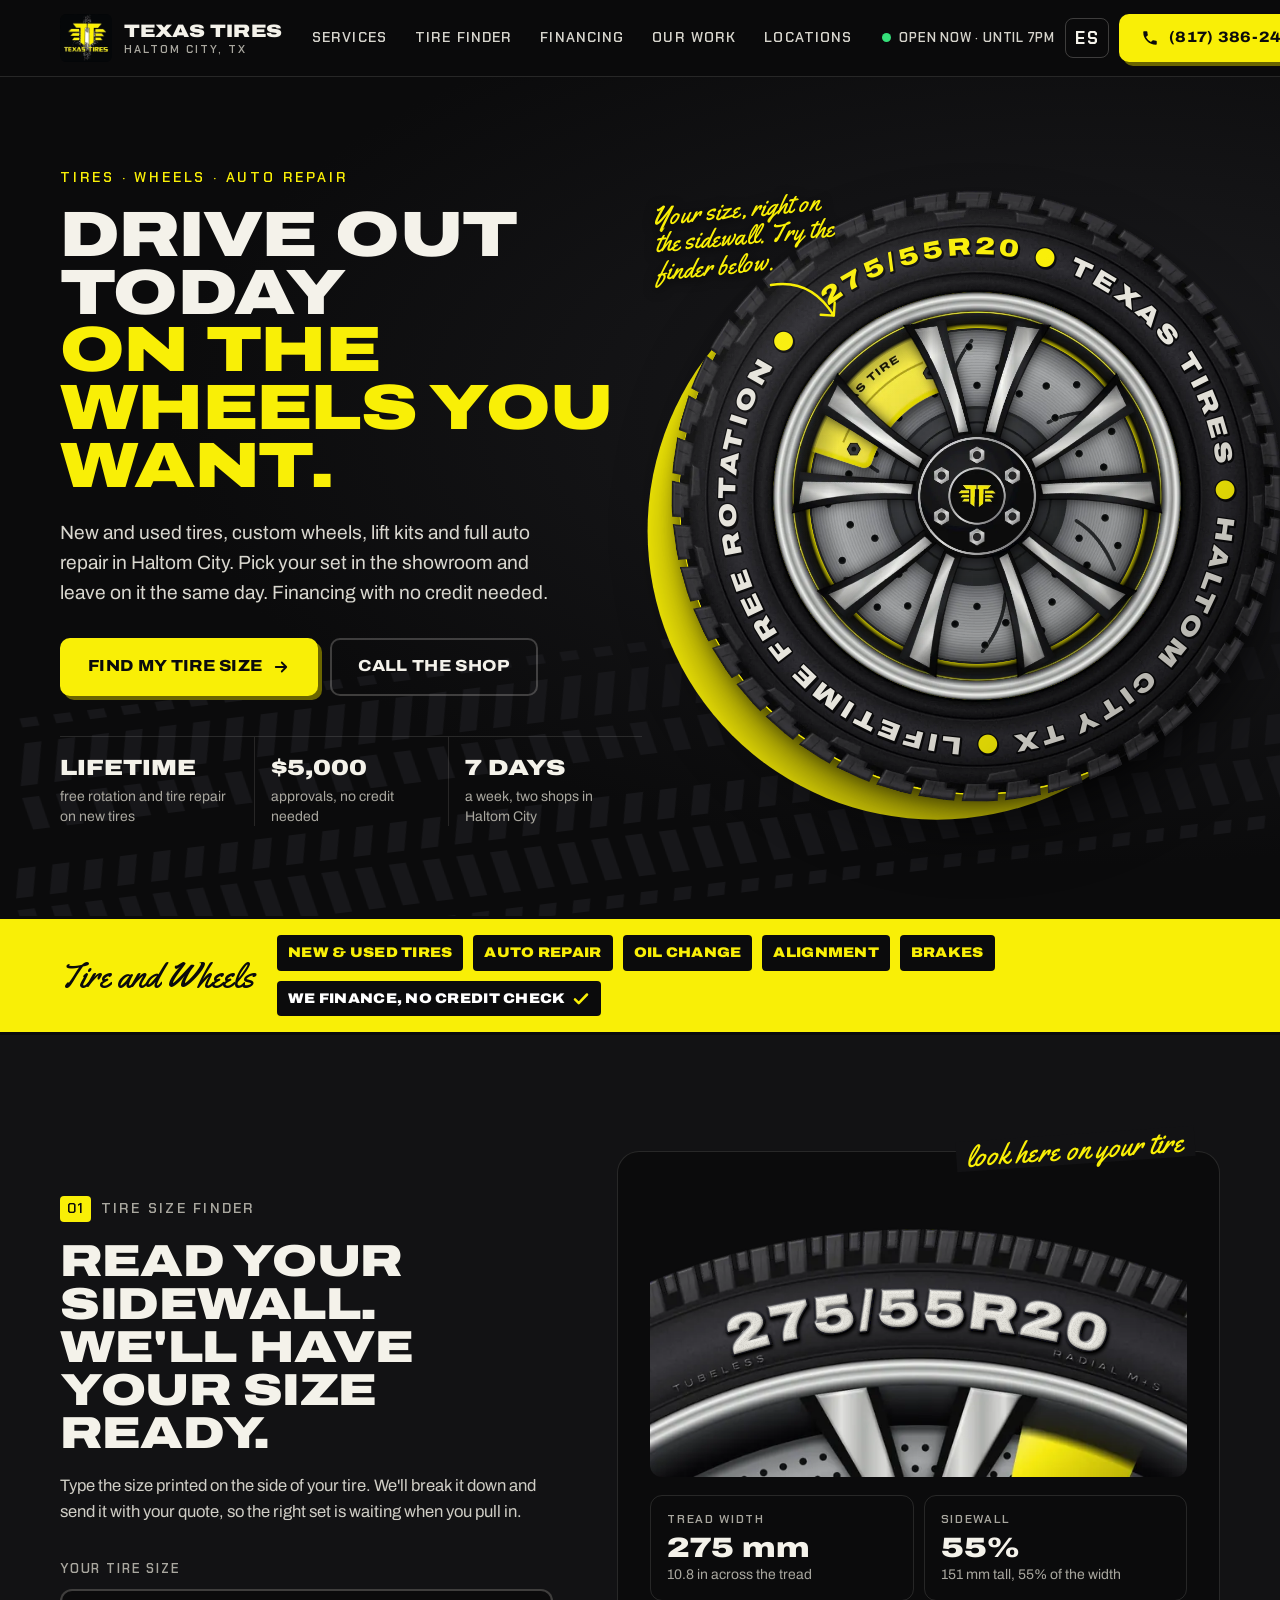
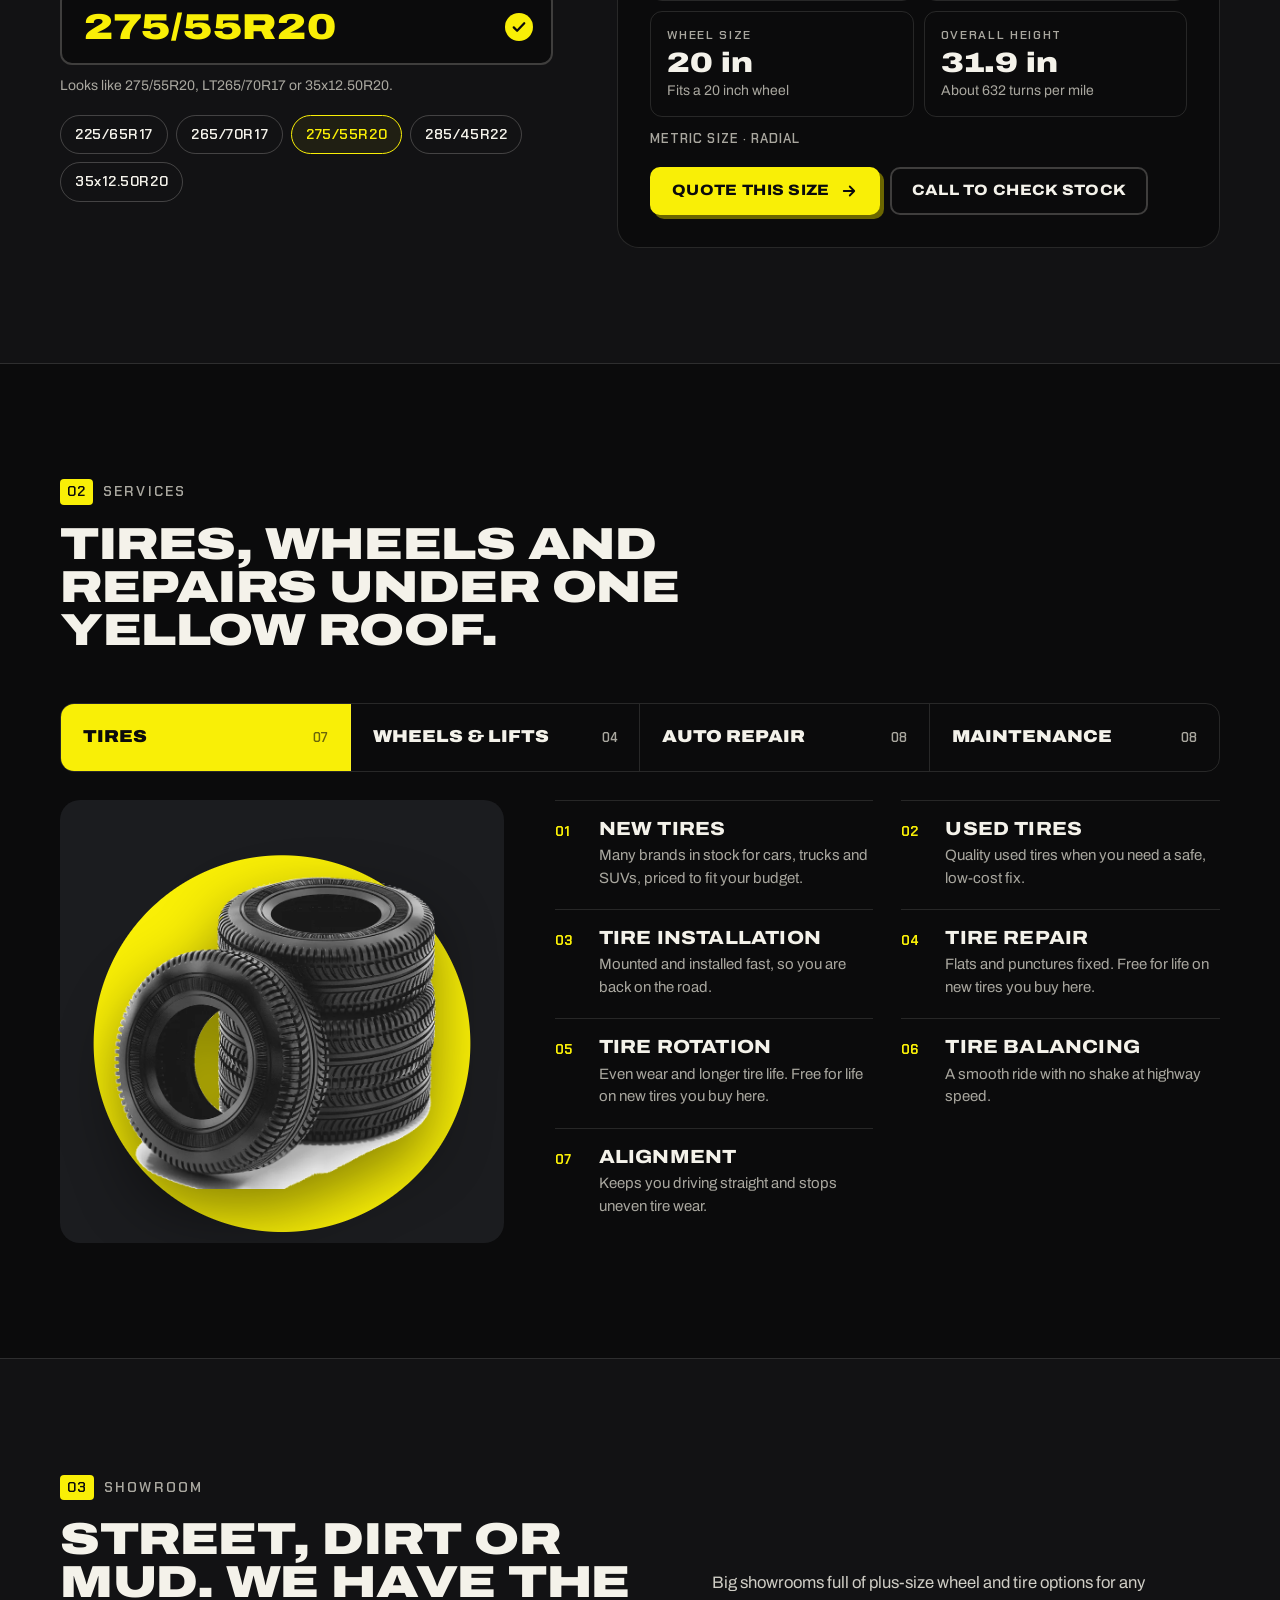
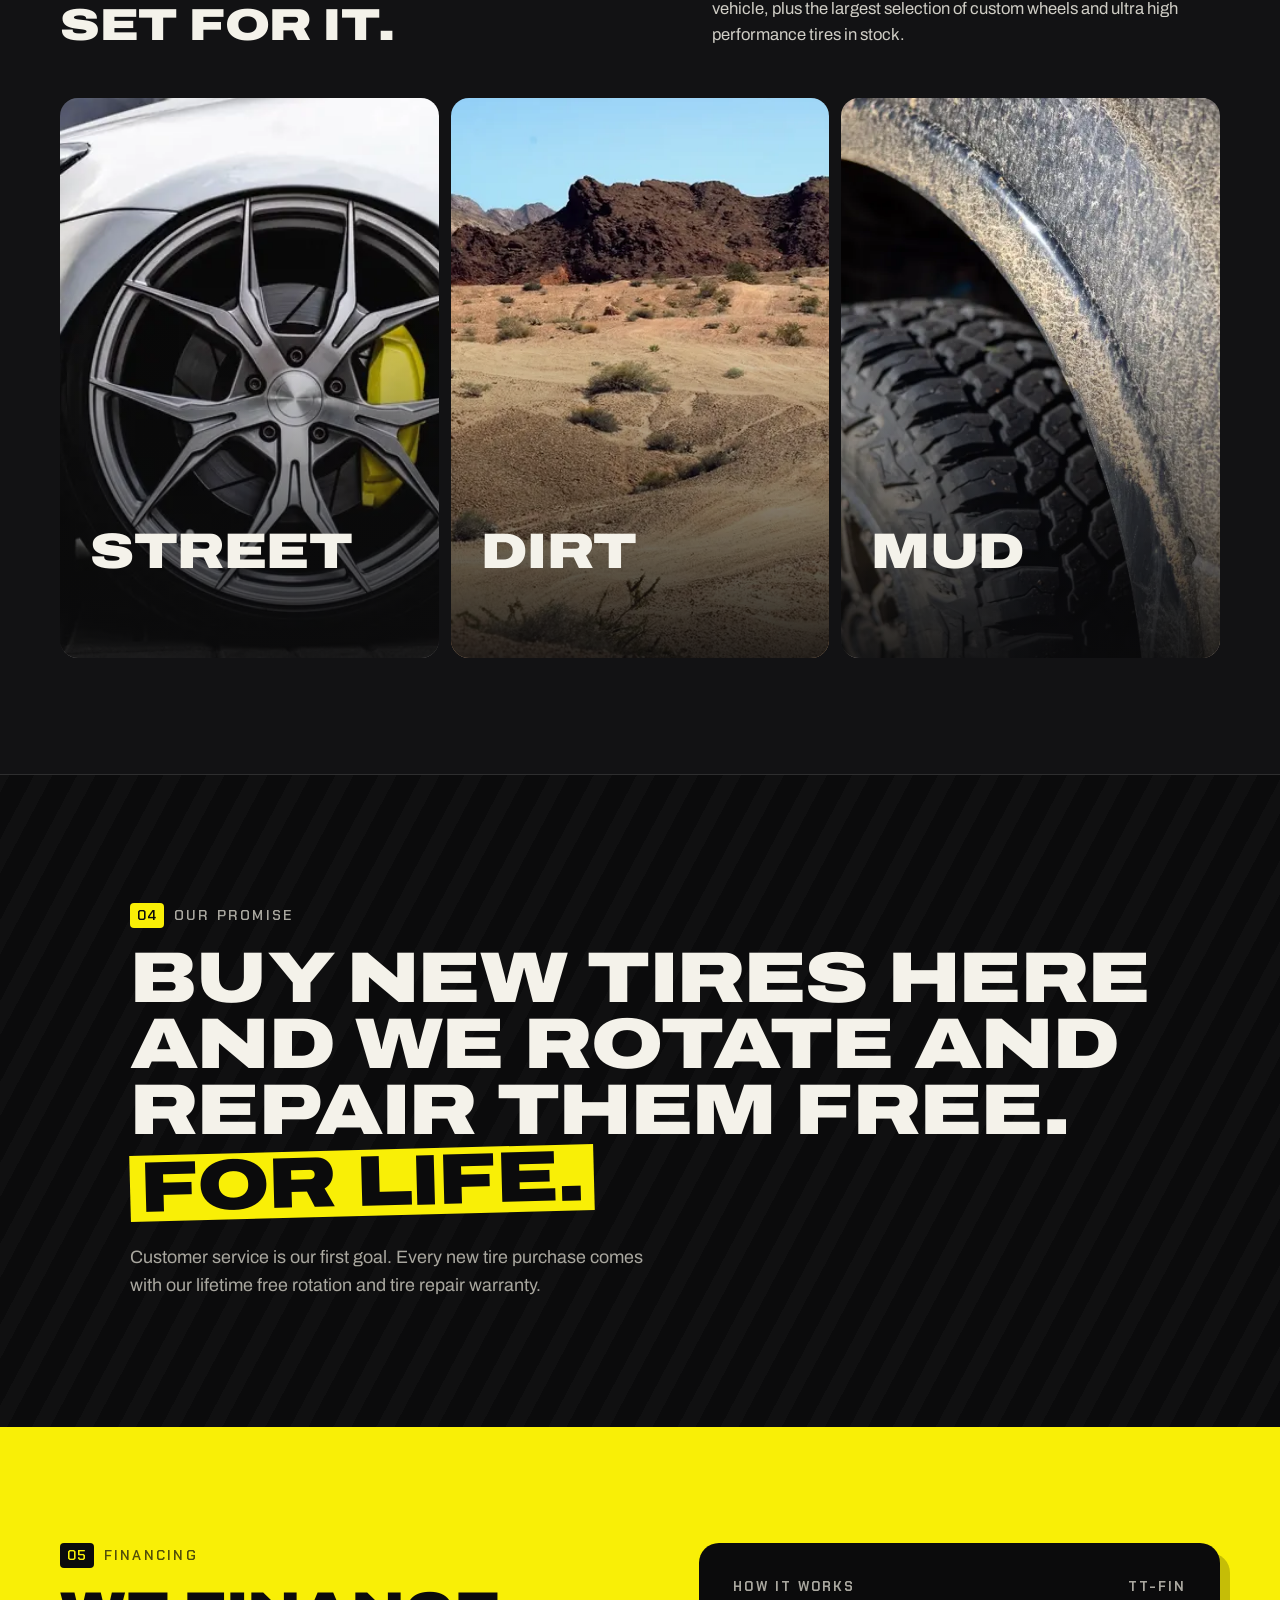
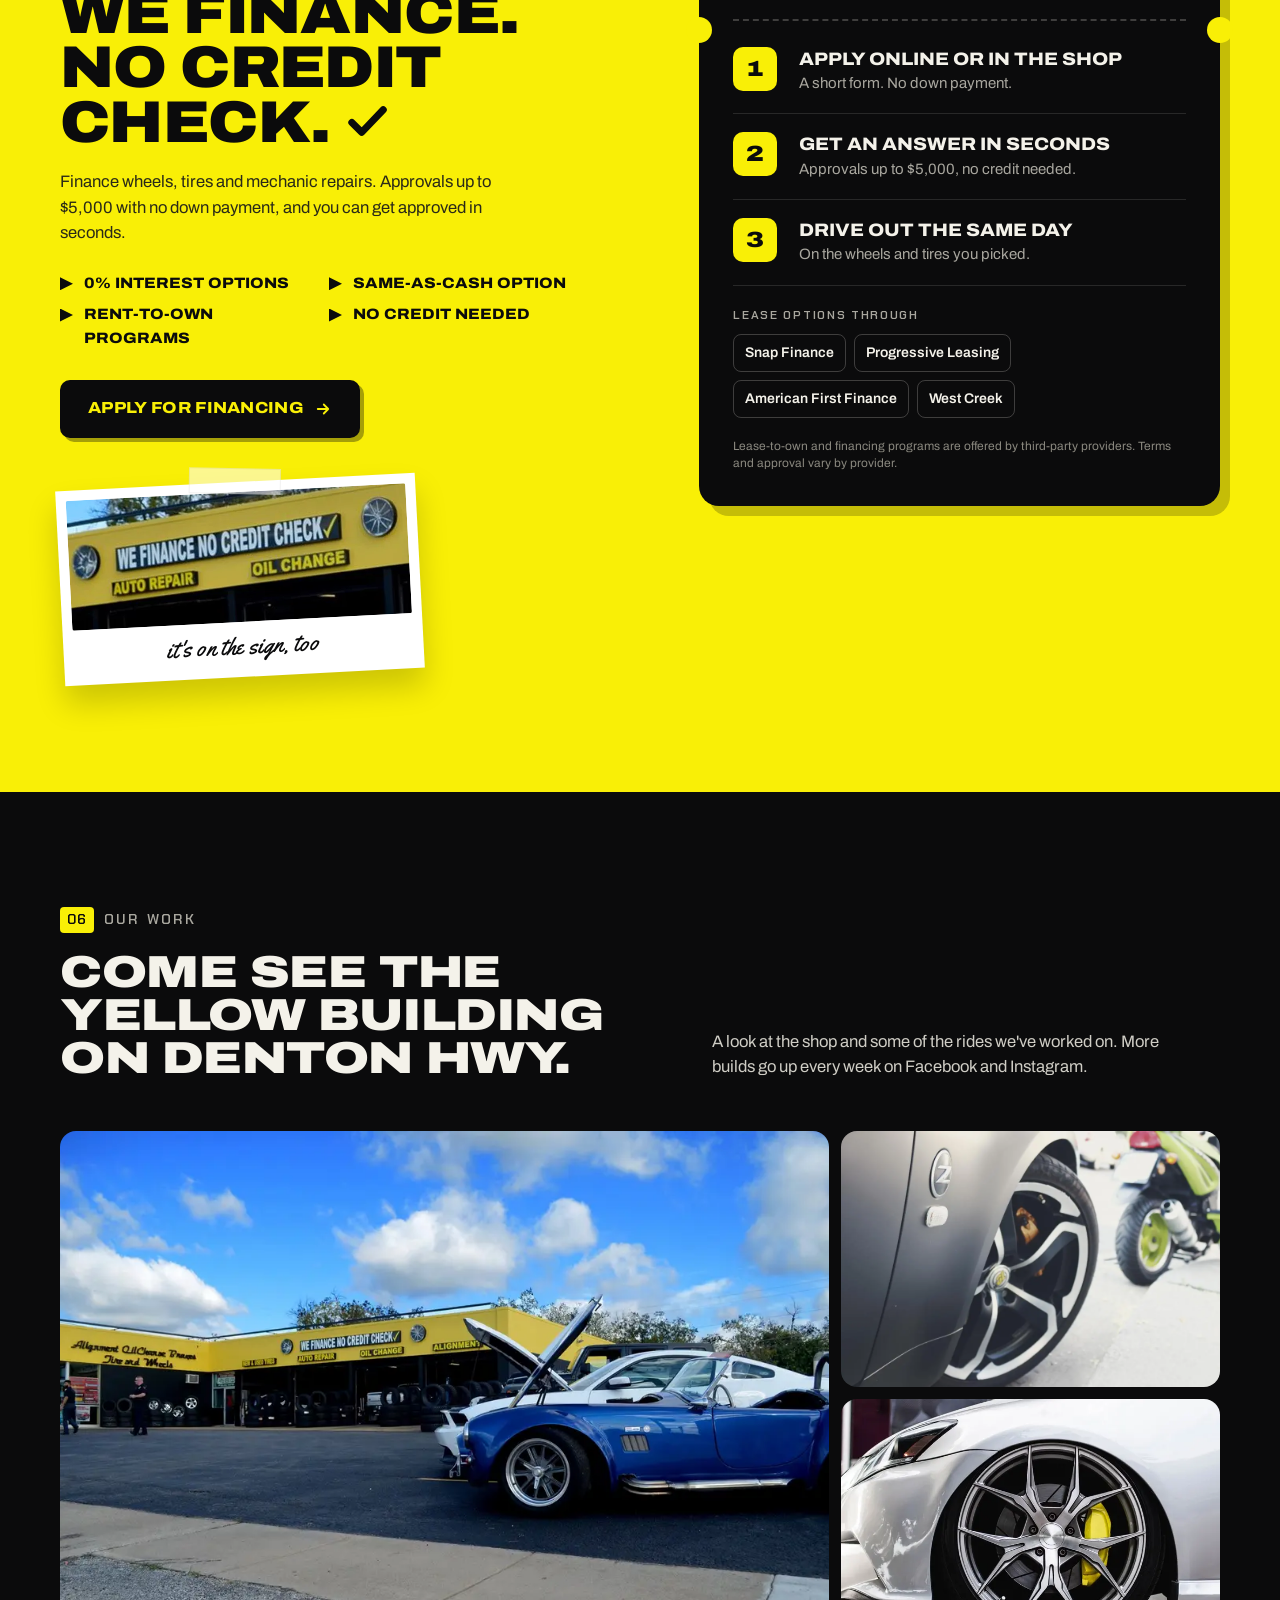
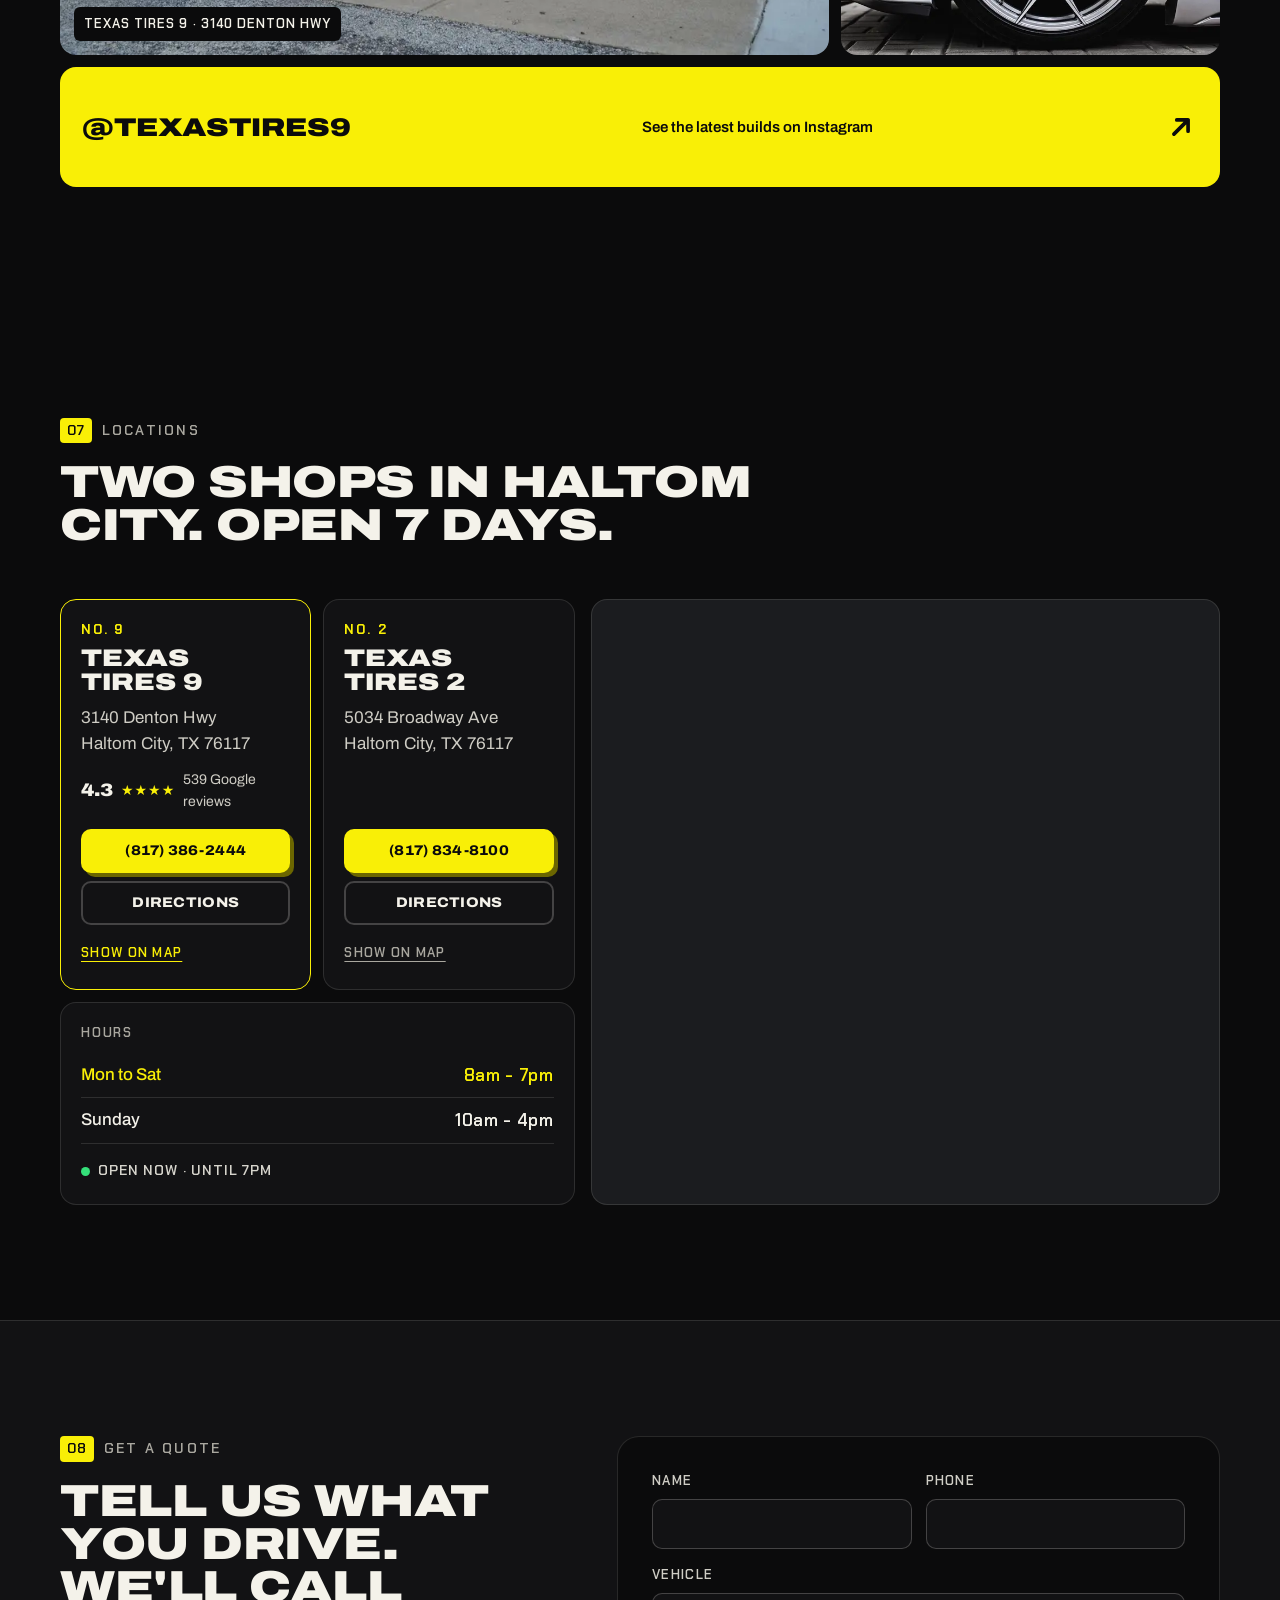
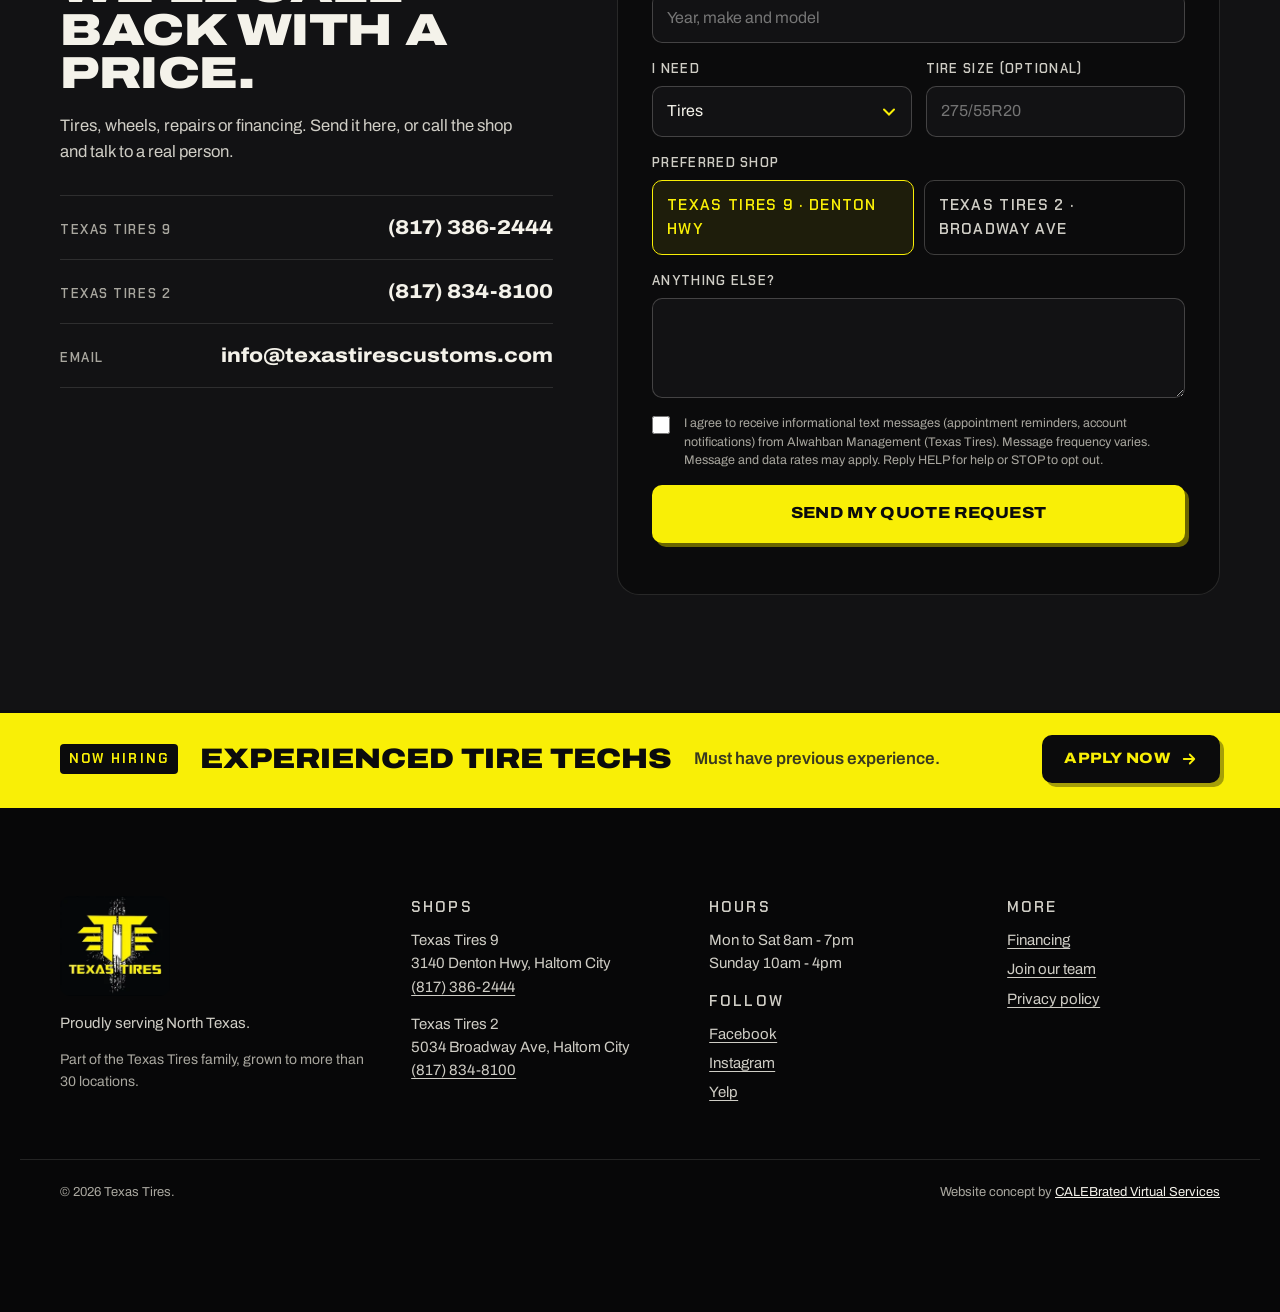
<file: index.html>
<!doctype html>
<html lang="en">
<head>
<meta charset="utf-8">
<meta name="viewport" content="width=device-width, initial-scale=1">
<title>Texas Tires | Tires, Custom Wheels and Auto Repair in Haltom City, TX</title>
<meta name="description" content="New and used tires, custom wheels, lift kits and full auto repair in Haltom City, TX. Financing with no credit needed. Two shops: Denton Hwy and Broadway Ave. Open 7 days.">
<meta name="robots" content="noindex, nofollow">
<meta name="theme-color" content="#0b0b0c">
<meta property="og:type" content="website">
<meta property="og:title" content="Texas Tires | Website concept">
<meta property="og:description" content="A new website concept for Texas Tires in Haltom City, TX. Designed by CALEBrated Virtual Services.">
<meta property="og:image" content="/assets/img/og.jpg">
<meta name="twitter:card" content="summary_large_image">
<link rel="icon" href="/favicon.ico?v=2" sizes="any">
<link rel="icon" type="image/png" sizes="32x32" href="/assets/img/icon-32.png?v=2">
<link rel="icon" type="image/png" sizes="192x192" href="/assets/img/icon-192.png?v=2">
<link rel="apple-touch-icon" href="/apple-touch-icon.png?v=2">
<link rel="preconnect" href="https://fonts.googleapis.com">
<link rel="preconnect" href="https://fonts.gstatic.com" crossorigin>
<link rel="stylesheet" href="https://fonts.googleapis.com/css2?family=Archivo:wdth,wght@62..125,400..900&family=Chakra+Petch:wght@500;600;700&family=Yellowtail&display=swap">
<link rel="preload" as="image" href="assets/img/logo-240.webp">
<link rel="stylesheet" href="assets/css/styles.css?v=20261001a">
<script>document.documentElement.classList.add('js')</script>
<script type="application/ld+json">
{"@context":"https://schema.org","@type":"AutoRepair","name":"Texas Tires 9","telephone":"+1-817-386-2444","email":"info@texastirescustoms.com","address":{"@type":"PostalAddress","streetAddress":"3140 Denton Hwy","addressLocality":"Haltom City","addressRegion":"TX","postalCode":"76117","addressCountry":"US"},"openingHoursSpecification":[{"@type":"OpeningHoursSpecification","dayOfWeek":["Monday","Tuesday","Wednesday","Thursday","Friday","Saturday"],"opens":"08:00","closes":"19:00"},{"@type":"OpeningHoursSpecification","dayOfWeek":"Sunday","opens":"10:00","closes":"16:00"}],"sameAs":["https://www.facebook.com/texastires9","https://instagram.com/texastires9","https://www.yelp.com/biz/texas-tires-9-haltom-city"]}
</script>
</head>
<body>
<a class="skip" href="#main" data-i18n="skip">Skip to content</a>

<header class="site-header" id="top">
  <div class="wrap header-row">
    <a class="brand" href="#top" aria-label="Texas Tires, home">
      <img src="assets/img/logo-240.webp" width="56" height="51" alt="">
      <span class="brand-text">Texas Tires<small>Haltom City, TX</small></span>
    </a>
    <nav class="nav" id="nav" aria-label="Main">
      <a href="#services" data-i18n="nav.services">Services</a>
      <a href="#size" data-i18n="nav.size">Tire finder</a>
      <a href="#financing" data-i18n="nav.financing">Financing</a>
      <a href="#work" data-i18n="nav.work">Our work</a>
      <a href="#locations" data-i18n="nav.locations">Locations</a>
      <a class="nav-quote" href="#quote" data-i18n="nav.quote">Get a quote</a>
    </nav>
    <div class="header-actions">
      <span class="status" data-status><i></i><span data-status-text>Open 7 days</span></span>
      <button class="lang" type="button" data-lang-toggle aria-label="Ver en español">ES</button>
      <a class="btn btn-hivis btn-call" href="tel:+18173862444"><svg aria-hidden="true" viewBox="0 0 24 24"><path d="M6.6 10.8a15.2 15.2 0 0 0 6.6 6.6l2.2-2.2c.3-.3.7-.4 1-.2 1.1.4 2.3.6 3.6.6.6 0 1 .4 1 1V20c0 .6-.4 1-1 1A17 17 0 0 1 3 4c0-.6.4-1 1-1h3.5c.6 0 1 .4 1 1 0 1.3.2 2.5.6 3.6.1.3 0 .7-.2 1z"/></svg><span>(817) 386-2444</span></a>
      <button class="menu-btn" type="button" aria-expanded="false" aria-controls="nav" aria-label="Menu"><span></span><span></span></button>
    </div>
  </div>
</header>

<main id="main">

<!-- HERO -->
<section class="hero" aria-labelledby="hero-title">
  <svg class="tracks" aria-hidden="true" preserveAspectRatio="none">
    <defs>
      <pattern id="lugs" width="34" height="112" patternUnits="userSpaceOnUse">
        <path d="M3 6h17l9 42H12zM12 64h17l-9 42H3z" fill="currentColor"/>
      </pattern>
    </defs>
    <rect class="track t1" width="100%" height="112" fill="url(#lugs)"/>
    <rect class="track t2" width="100%" height="112" fill="url(#lugs)"/>
  </svg>

  <div class="wrap hero-grid">
    <div class="hero-copy">
      <p class="kicker"><span data-i18n="hero.kicker">Tires · Wheels · Auto repair</span></p>
      <h1 id="hero-title" class="display"><span data-i18n="hero.h1a">Drive out today</span> <span class="hl" data-i18n="hero.h1b">on the wheels you want.</span></h1>
      <p class="lede" data-i18n="hero.lede">New and used tires, custom wheels, lift kits and full auto repair in Haltom City. Pick your set in the showroom and leave on it the same day. Financing with no credit needed.</p>
      <div class="cta-row">
        <a class="btn btn-hivis btn-lg" href="#size"><span data-i18n="hero.cta1">Find my tire size</span><svg aria-hidden="true" viewBox="0 0 24 24"><path d="M5 12h14M13 6l6 6-6 6"/></svg></a>
        <a class="btn btn-ghost btn-lg" href="tel:+18173862444"><span data-i18n="hero.cta2">Call the shop</span></a>
      </div>
      <ul class="proof">
        <li><b data-i18n="proof1a">Lifetime</b> <span data-i18n="proof1b">free rotation and tire repair on new tires</span></li>
        <li><b data-i18n="proof2a">$5,000</b> <span data-i18n="proof2b">approvals, no credit needed</span></li>
        <li><b data-i18n="proof3a">7 days</b> <span data-i18n="proof3b">a week, two shops in Haltom City</span></li>
      </ul>
    </div>

    <div class="hero-wheel" aria-hidden="true">
      <div class="wheel-halo"></div>
      <div class="wheel">
        <img class="w-layer spin" src="assets/img/wheel/rotor-600.webp" srcset="assets/img/wheel/rotor-600.webp 600w, assets/img/wheel/rotor-1200.webp 1200w" sizes="(min-width: 980px) 640px, 92vw" width="1200" height="1200" alt="" decoding="async">
        <img class="w-layer" src="assets/img/wheel/caliper-600.webp" srcset="assets/img/wheel/caliper-600.webp 600w, assets/img/wheel/caliper-1200.webp 1200w" sizes="(min-width: 980px) 640px, 92vw" width="1200" height="1200" alt="" decoding="async">
        <img class="w-layer spin" src="assets/img/wheel/body-600.webp" srcset="assets/img/wheel/body-600.webp 600w, assets/img/wheel/body-1200.webp 1200w" sizes="(min-width: 980px) 640px, 92vw" width="1200" height="1200" alt="" decoding="async" fetchpriority="high">
        <svg class="w-layer w-text spin" viewBox="-300 -300 600 600">
          <defs><path id="sw" d="M-145.3,-186a236,236 0 1,1 290.6,372a236,236 0 1,1 -290.6,-372"/></defs>
          <text class="sidewall sidewall-shadow" transform="translate(.9 1.4)"><textPath href="#sw" textLength="1440" lengthAdjust="spacing"><tspan data-wheel-size>P275/55R20</tspan><tspan> ● </tspan><tspan>TEXAS TIRES</tspan><tspan> ● </tspan><tspan>HALTOM CITY TX</tspan><tspan> ● </tspan><tspan>LIFETIME FREE ROTATION</tspan><tspan> ● </tspan></textPath></text>
          <text class="sidewall"><textPath href="#sw" textLength="1440" lengthAdjust="spacing"><tspan class="size-on-wheel" data-wheel-size>P275/55R20</tspan><tspan class="dot"> ● </tspan><tspan>TEXAS TIRES</tspan><tspan class="dot"> ● </tspan><tspan>HALTOM CITY TX</tspan><tspan class="dot"> ● </tspan><tspan>LIFETIME FREE ROTATION</tspan><tspan class="dot"> ● </tspan></textPath></text>
        </svg>
        <div class="w-light"></div>
      </div>
      <p class="wheel-note"><span data-i18n="hero.note">Your size, right on the sidewall. Try the finder below.</span><svg class="note-arrow" viewBox="0 0 74 52"><path d="M4 6C28 4 50 14 64 42M64 42l-13-2M64 42l2-13"/></svg></p>
    </div>
  </div>
</section>

<!-- SIGN BAND -->
<div class="signband" aria-label="What we do">
  <div class="wrap signband-row">
    <span class="script" data-i18n="sign.script">Tire and Wheels</span>
    <ul>
      <li data-i18n="sign.1">New &amp; used tires</li>
      <li data-i18n="sign.2">Auto repair</li>
      <li data-i18n="sign.3">Oil change</li>
      <li data-i18n="sign.4">Alignment</li>
      <li data-i18n="sign.5">Brakes</li>
      <li class="inv"><span data-i18n="sign.6">We finance, no credit check</span> <svg aria-hidden="true" viewBox="0 0 24 24"><path d="M4 12.5l5 5L20 6"/></svg></li>
    </ul>
  </div>
</div>

<!-- TIRE SIZE FINDER -->
<section class="decoder" id="size" aria-labelledby="size-title">
  <div class="wrap decoder-grid">
    <div class="decoder-copy reveal">
      <p class="eyebrow"><span>01</span> <span data-i18n="size.eyebrow">Tire size finder</span></p>
      <h2 id="size-title" class="h2" data-i18n="size.h2">Read your sidewall. We'll have your size ready.</h2>
      <p class="body-lg" data-i18n="size.p">Type the size printed on the side of your tire. We'll break it down and send it with your quote, so the right set is waiting when you pull in.</p>
      <form class="size-form" data-size-form autocomplete="off">
        <label for="size-input" class="label" data-i18n="size.label">Your tire size</label>
        <div class="size-field">
          <input id="size-input" name="size" type="text" inputmode="text" spellcheck="false" value="275/55R20" placeholder="275/55R20" aria-describedby="size-help">
          <span class="size-state" data-size-state aria-live="polite"></span>
        </div>
        <p id="size-help" class="help" data-i18n="size.help">Looks like 275/55R20, LT265/70R17 or 35x12.50R20.</p>
        <div class="chips" role="group" aria-label="Common sizes">
          <button type="button" class="chip" data-size="225/65R17">225/65R17</button>
          <button type="button" class="chip" data-size="265/70R17">265/70R17</button>
          <button type="button" class="chip" data-size="275/55R20">275/55R20</button>
          <button type="button" class="chip" data-size="285/45R22">285/45R22</button>
          <button type="button" class="chip" data-size="35x12.50R20">35x12.50R20</button>
        </div>
      </form>
    </div>

    <div class="decoder-visual reveal">
      <p class="hand" aria-hidden="true" data-i18n="size.hand">look here on your tire</p>
      <div class="arc-wrap">
        <img class="arc-bg" src="assets/img/wheel/arc-640.webp" srcset="assets/img/wheel/arc-640.webp 640w, assets/img/wheel/arc-1280.webp 1280w" sizes="(min-width: 980px) 600px, 90vw" width="1280" height="700" alt="" loading="lazy" decoding="async">
        <svg class="arc" viewBox="0 0 640 350" role="img" aria-label="Tire sidewall showing your size">
          <defs>
            <path id="arcpath" d="M-22.7,255.4A730,730 0 0 1 662.7,255.4"/>
            <filter id="rwlEdge" x="-5%" y="-30%" width="110%" height="160%">
              <feOffset in="SourceAlpha" dx="1.6" dy="2.6" result="o"/><feGaussianBlur in="o" stdDeviation="2.2" result="ob"/>
              <feFlood flood-color="#000" flood-opacity=".85"/><feComposite in2="ob" operator="in" result="sh"/>
              <feGaussianBlur in="SourceAlpha" stdDeviation="1.3" result="b"/>
              <feDiffuseLighting in="b" surfaceScale="3" diffuseConstant="1" lighting-color="#2c2c30" result="d"><feDistantLight azimuth="235" elevation="50"/></feDiffuseLighting>
              <feComposite in="d" in2="SourceAlpha" operator="in" result="body"/>
              <feSpecularLighting in="b" surfaceScale="3" specularConstant=".6" specularExponent="16" lighting-color="#fff" result="s"><feDistantLight azimuth="235" elevation="38"/></feSpecularLighting>
              <feComposite in="s" in2="SourceAlpha" operator="in" result="s2"/>
              <feMerge><feMergeNode in="sh"/><feMergeNode in="body"/><feMergeNode in="s2"/></feMerge>
            </filter>
            <filter id="rwlPaint" x="-5%" y="-30%" width="110%" height="160%">
              <feGaussianBlur in="SourceAlpha" stdDeviation="1" result="b"/>
              <feDiffuseLighting in="b" surfaceScale="2" diffuseConstant="1.08" lighting-color="#fff" result="d"><feDistantLight azimuth="235" elevation="60"/></feDiffuseLighting>
              <feComposite in="SourceGraphic" in2="d" operator="arithmetic" k1="1" result="lit"/>
              <feTurbulence type="fractalNoise" baseFrequency="1.3" numOctaves="2" seed="4" result="n"/>
              <feColorMatrix in="n" type="matrix" values="0 0 0 0 0  0 0 0 0 0  0 0 0 0 0  .55 0 0 0 -.24" result="grime"/>
              <feComposite in="grime" in2="SourceAlpha" operator="in" result="g2"/>
              <feSpecularLighting in="b" surfaceScale="2" specularConstant=".45" specularExponent="20" lighting-color="#fff" result="s"><feDistantLight azimuth="235" elevation="40"/></feSpecularLighting>
              <feComposite in="s" in2="SourceAlpha" operator="in" result="s2"/>
              <feMerge><feMergeNode in="lit"/><feMergeNode in="g2"/><feMergeNode in="s2"/></feMerge>
            </filter>
          </defs>
          <text class="arc-text arc-emboss" text-anchor="middle" filter="url(#rwlEdge)"><textPath href="#arcpath" startOffset="50%"><tspan data-part="type">P</tspan><tspan data-part="width">275</tspan><tspan data-part="slash">/</tspan><tspan data-part="ratio">55</tspan><tspan data-part="cons">R</tspan><tspan data-part="rim">20</tspan></textPath></text>
          <text class="arc-text arc-paint" text-anchor="middle" filter="url(#rwlPaint)"><textPath href="#arcpath" startOffset="50%" data-arc-text><tspan data-part="type">P</tspan><tspan data-part="width">275</tspan><tspan data-part="slash">/</tspan><tspan data-part="ratio">55</tspan><tspan data-part="cons">R</tspan><tspan data-part="rim">20</tspan></textPath></text>
        </svg>
      </div>
      <dl class="specs" data-specs>
        <div class="spec" tabindex="0" data-for="width"><dt data-i18n="spec.width">Tread width</dt><dd><b data-out="width">275 mm</b><span data-out="width2">10.8 in across the tread</span></dd></div>
        <div class="spec" tabindex="0" data-for="ratio"><dt data-i18n="spec.ratio">Sidewall</dt><dd><b data-out="ratio">55%</b><span data-out="ratio2">151 mm tall, 55% of the width</span></dd></div>
        <div class="spec" tabindex="0" data-for="rim"><dt data-i18n="spec.rim">Wheel size</dt><dd><b data-out="rim">20 in</b><span data-out="rim2">Fits a 20 inch wheel</span></dd></div>
        <div class="spec" tabindex="0" data-for="all"><dt data-i18n="spec.all">Overall height</dt><dd><b data-out="dia">31.9 in</b><span data-out="dia2">About 632 turns per mile</span></dd></div>
      </dl>
      <div class="decoder-cta">
        <a class="btn btn-hivis" href="#quote" data-size-quote><span data-i18n="size.cta1">Quote this size</span><svg aria-hidden="true" viewBox="0 0 24 24"><path d="M5 12h14M13 6l6 6-6 6"/></svg></a>
        <a class="btn btn-ghost" href="tel:+18173862444" data-i18n="size.cta2">Call to check stock</a>
      </div>
    </div>
  </div>
</section>

<!-- SERVICES -->
<section class="services" id="services" aria-labelledby="svc-title">
  <div class="wrap">
    <div class="section-head reveal">
      <p class="eyebrow"><span>02</span> <span data-i18n="svc.eyebrow">Services</span></p>
      <h2 id="svc-title" class="h2" data-i18n="svc.h2">Tires, wheels and repairs under one yellow roof.</h2>
    </div>

    <div class="svc">
      <div class="svc-tabs" role="tablist" aria-label="Service groups">
        <button role="tab" id="tab-tires" aria-controls="panel-tires" aria-selected="true" class="svc-tab"><span class="t" data-i18n="tab.tires">Tires</span><span class="c">07</span></button>
        <button role="tab" id="tab-wheels" aria-controls="panel-wheels" aria-selected="false" tabindex="-1" class="svc-tab"><span class="t" data-i18n="tab.wheels">Wheels &amp; lifts</span><span class="c">04</span></button>
        <button role="tab" id="tab-repair" aria-controls="panel-repair" aria-selected="false" tabindex="-1" class="svc-tab"><span class="t" data-i18n="tab.repair">Auto repair</span><span class="c">08</span></button>
        <button role="tab" id="tab-maint" aria-controls="panel-maint" aria-selected="false" tabindex="-1" class="svc-tab"><span class="t" data-i18n="tab.maint">Maintenance</span><span class="c">08</span></button>
      </div>

      <div class="svc-panel" role="tabpanel" id="panel-tires" aria-labelledby="tab-tires">
        <figure class="svc-media disc"><img src="assets/img/tires-stack.webp" width="800" height="735" alt="A stack of new tires" loading="lazy" decoding="async"></figure>
        <ol class="svc-list">
          <li><h3 data-i18n="s.t1">New tires</h3><p data-i18n="s.t1p">Many brands in stock for cars, trucks and SUVs, priced to fit your budget.</p></li>
          <li><h3 data-i18n="s.t2">Used tires</h3><p data-i18n="s.t2p">Quality used tires when you need a safe, low-cost fix.</p></li>
          <li><h3 data-i18n="s.t3">Tire installation</h3><p data-i18n="s.t3p">Mounted and installed fast, so you are back on the road.</p></li>
          <li><h3 data-i18n="s.t4">Tire repair</h3><p data-i18n="s.t4p">Flats and punctures fixed. Free for life on new tires you buy here.</p></li>
          <li><h3 data-i18n="s.t5">Tire rotation</h3><p data-i18n="s.t5p">Even wear and longer tire life. Free for life on new tires you buy here.</p></li>
          <li><h3 data-i18n="s.t6">Tire balancing</h3><p data-i18n="s.t6p">A smooth ride with no shake at highway speed.</p></li>
          <li><h3 data-i18n="s.t7">Alignment</h3><p data-i18n="s.t7p">Keeps you driving straight and stops uneven tire wear.</p></li>
        </ol>
      </div>

      <div class="svc-panel" role="tabpanel" id="panel-wheels" aria-labelledby="tab-wheels" hidden>
        <figure class="svc-media disc"><img src="assets/img/wheel-fuel.webp" width="800" height="800" alt="A black and chrome custom wheel" loading="lazy" decoding="async"></figure>
        <ol class="svc-list">
          <li><h3 data-i18n="s.w1">Custom wheels</h3><p data-i18n="s.w1p">One of the largest in-stock selections around. Pick your style, finish, brand and size.</p></li>
          <li><h3 data-i18n="s.w2">Plus-size &amp; performance tires</h3><p data-i18n="s.w2p">Bigger sizes for trucks and ultra high performance tires for street cars.</p></li>
          <li><h3 data-i18n="s.w3">Lift kits</h3><p data-i18n="s.w3p">Lift your truck or Jeep and fit the bigger tires you want.</p></li>
          <li><h3 data-i18n="s.w4">Same-day install</h3><p data-i18n="s.w4p">Choose it in the showroom and drive out on it the same day.</p></li>
        </ol>
      </div>

      <div class="svc-panel" role="tabpanel" id="panel-repair" aria-labelledby="tab-repair" hidden>
        <figure class="svc-media photo"><img src="assets/img/repair-bay.webp" width="1024" height="681" alt="A mechanic working under a car on a lift" loading="lazy" decoding="async"></figure>
        <ol class="svc-list">
          <li><h3 data-i18n="s.r1">Brake repair</h3><p data-i18n="s.r1p">Pads, rotors and a full brake check when stopping feels off.</p></li>
          <li><h3 data-i18n="s.r2">Engine diagnostics</h3><p data-i18n="s.r2p">Check engine light on? We find the cause before we fix anything.</p></li>
          <li><h3 data-i18n="s.r3">A/C repair</h3><p data-i18n="s.r3p">Cold air again, before the Texas heat hits.</p></li>
          <li><h3 data-i18n="s.r4">Cooling system</h3><p data-i18n="s.r4p">Radiators, hoses and coolant to stop overheating.</p></li>
          <li><h3 data-i18n="s.r5">Drivelines</h3><p data-i18n="s.r5p">Axles, CV joints and driveshafts that carry power to your wheels.</p></li>
          <li><h3 data-i18n="s.r6">Muffler &amp; exhaust</h3><p data-i18n="s.r6p">Quiet, leak-free exhaust and muffler repair.</p></li>
          <li><h3 data-i18n="s.r7">Batteries</h3><p data-i18n="s.r7p">Battery testing and replacement. No more dead mornings.</p></li>
          <li><h3 data-i18n="s.r8">Belts &amp; hoses</h3><p data-i18n="s.r8p">Worn belts and cracked hoses replaced before they leave you stranded.</p></li>
        </ol>
      </div>

      <div class="svc-panel" role="tabpanel" id="panel-maint" aria-labelledby="tab-maint" hidden>
        <figure class="svc-media photo"><img src="assets/img/sign-crop.webp" width="720" height="374" alt="The Texas Tires storefront sign with oil change and auto repair" loading="lazy" decoding="async"></figure>
        <ol class="svc-list">
          <li><h3 data-i18n="s.m1">Oil changes</h3><p data-i18n="s.m1p">Quick oil and filter changes to keep your engine healthy.</p></li>
          <li><h3 data-i18n="s.m2">Tune up</h3><p data-i18n="s.m2p">Plugs, filters and checks that bring back power and mileage.</p></li>
          <li><h3 data-i18n="s.m3">Fluid inspection</h3><p data-i18n="s.m3p">Brake, transmission, coolant and steering fluids checked and topped off.</p></li>
          <li><h3 data-i18n="s.m4">Air filters</h3><p data-i18n="s.m4p">Clean engine and cabin filters for better mileage and cleaner air.</p></li>
          <li><h3 data-i18n="s.m5">Wiper blades</h3><p data-i18n="s.m5p">A clear view in every North Texas storm.</p></li>
          <li><h3 data-i18n="s.m6">Headlight restoration</h3><p data-i18n="s.m6p">Cloudy, yellow lenses made clear and bright again.</p></li>
          <li><h3 data-i18n="s.m7">Preventative maintenance</h3><p data-i18n="s.m7p">Small fixes now that save you big repair bills later.</p></li>
          <li><h3 data-i18n="s.m8">Monthly checklist</h3><p data-i18n="s.m8p">A quick monthly look at your tires, fluids and lights.</p></li>
        </ol>
      </div>
    </div>
  </div>
</section>

<!-- STREET DIRT MUD -->
<section class="terrain" aria-labelledby="terrain-title">
  <div class="wrap">
    <div class="section-head split reveal">
      <div>
        <p class="eyebrow"><span>03</span> <span data-i18n="ter.eyebrow">Showroom</span></p>
        <h2 id="terrain-title" class="h2" data-i18n="ter.h2">Street, dirt or mud. We have the set for it.</h2>
      </div>
      <p class="body-lg" data-i18n="ter.p">Big showrooms full of plus-size wheel and tire options for any vehicle, plus the largest selection of custom wheels and ultra high performance tires in stock.</p>
    </div>
    <div class="panels">
      <article class="panel" tabindex="0">
        <img src="assets/img/street-wheel.webp" width="1024" height="474" alt="A silver car with a custom wheel and yellow brake caliper" loading="lazy" decoding="async">
        <div class="panel-body"><h3 class="panel-word" data-i18n="ter.s">Street</h3><p data-i18n="ter.sp">Low-profile performance tires and custom wheels that turn heads.</p></div>
      </article>
      <article class="panel" tabindex="0">
        <img src="assets/img/dirt-trail.webp" width="1024" height="582" alt="A black off-road vehicle on a desert trail" loading="lazy" decoding="async">
        <div class="panel-body"><h3 class="panel-word" data-i18n="ter.d">Dirt</h3><p data-i18n="ter.dp">All-terrain tires that grip gravel and still ride quiet on the highway.</p></div>
      </article>
      <article class="panel" tabindex="0">
        <img src="assets/img/mud-tire.webp" width="960" height="640" alt="A mud-covered off-road tire on a truck" loading="lazy" decoding="async">
        <div class="panel-body"><h3 class="panel-word" data-i18n="ter.m">Mud</h3><p data-i18n="ter.mp">Aggressive mud tires and lift kits for trucks that play hard.</p></div>
      </article>
    </div>
  </div>
</section>

<!-- WARRANTY -->
<section class="promise" aria-labelledby="promise-title">
  <div class="wrap promise-grid reveal">
    <p class="eyebrow"><span>04</span> <span data-i18n="pro.eyebrow">Our promise</span></p>
    <h2 id="promise-title" class="promise-line"><span data-i18n="pro.a">Buy new tires here and we rotate and repair them free.</span> <span class="hl" data-i18n="pro.b">For life.</span></h2>
    <p class="promise-sub" data-i18n="pro.sub">Customer service is our first goal. Every new tire purchase comes with our lifetime free rotation and tire repair warranty.</p>
  </div>
</section>

<!-- FINANCING -->
<section class="finance" id="financing" aria-labelledby="fin-title">
  <div class="wrap finance-grid">
    <div class="finance-copy reveal">
      <p class="eyebrow dark"><span>05</span> <span data-i18n="fin.eyebrow">Financing</span></p>
      <h2 id="fin-title" class="display-sm"><span class="blk" data-i18n="fin.h2a">We finance.</span> <span data-i18n="fin.h2b">No credit check.</span> <svg class="check" aria-hidden="true" viewBox="0 0 24 24"><path d="M4 12.5l5 5L20 6"/></svg></h2>
      <p class="body-lg" data-i18n="fin.p">Finance wheels, tires and mechanic repairs. Approvals up to $5,000 with no down payment, and you can get approved in seconds.</p>
      <ul class="fin-points">
        <li data-i18n="fin.l1">0% interest options</li>
        <li data-i18n="fin.l2">Same-as-cash option</li>
        <li data-i18n="fin.l3">Rent-to-own programs</li>
        <li data-i18n="fin.l4">No credit needed</li>
      </ul>
      <div class="cta-row">
        <a class="btn btn-ink btn-lg" href="https://www.texastires9.com/financing" target="_blank" rel="noopener"><span data-i18n="fin.cta">Apply for financing</span><svg aria-hidden="true" viewBox="0 0 24 24"><path d="M5 12h14M13 6l6 6-6 6"/></svg></a>
      </div>
      <figure class="taped">
        <img src="assets/img/sign-finance.webp" width="588" height="225" alt="The shop sign reads: We finance, no credit check" loading="lazy" decoding="async">
        <figcaption class="hand-dark" data-i18n="fin.taped">it's on the sign, too</figcaption>
      </figure>
    </div>
    <div class="ticket reveal" aria-label="How financing works">
      <p class="ticket-head"><span data-i18n="fin.how">How it works</span><span>TT-FIN</span></p>
      <ol class="steps">
        <li><span class="n">1</span><div><h3 data-i18n="fin.s1">Apply online or in the shop</h3><p data-i18n="fin.s1p">A short form. No down payment.</p></div></li>
        <li><span class="n">2</span><div><h3 data-i18n="fin.s2">Get an answer in seconds</h3><p data-i18n="fin.s2p">Approvals up to $5,000, no credit needed.</p></div></li>
        <li><span class="n">3</span><div><h3 data-i18n="fin.s3">Drive out the same day</h3><p data-i18n="fin.s3p">On the wheels and tires you picked.</p></div></li>
      </ol>
      <div class="partners">
        <p data-i18n="fin.partners">Lease options through</p>
        <ul><li>Snap Finance</li><li>Progressive Leasing</li><li>American First Finance</li><li>West Creek</li></ul>
      </div>
      <p class="fine" data-i18n="fin.fine">Lease-to-own and financing programs are offered by third-party providers. Terms and approval vary by provider.</p>
    </div>
  </div>
</section>

<!-- OUR WORK -->
<section class="work" id="work" aria-labelledby="work-title">
  <div class="wrap">
    <div class="section-head split reveal">
      <div>
        <p class="eyebrow"><span>06</span> <span data-i18n="work.eyebrow">Our work</span></p>
        <h2 id="work-title" class="h2" data-i18n="work.h2">Come see the yellow building on Denton Hwy.</h2>
      </div>
      <p class="body-lg" data-i18n="work.p">A look at the shop and some of the rides we've worked on. More builds go up every week on Facebook and Instagram.</p>
    </div>
    <div class="gallery">
      <figure class="g g-big">
        <picture>
          <source type="image/webp" srcset="assets/img/storefront-1000.webp 1000w, assets/img/storefront-1800.webp 1800w" sizes="(min-width: 860px) 66vw, 100vw">
          <img src="assets/img/storefront-1800.jpg" width="1800" height="1192" alt="The Texas Tires 9 storefront on Denton Hwy with a classic roadster parked out front" loading="lazy" decoding="async">
        </picture>
        <figcaption>Texas Tires 9 · 3140 Denton Hwy</figcaption>
      </figure>
      <figure class="g"><img src="assets/img/wheel-detail.webp" width="960" height="637" alt="Close-up of a custom wheel on a sports car" loading="lazy" decoding="async"></figure>
      <figure class="g"><img src="assets/img/street-wheel.webp" width="1024" height="474" alt="Custom wheel with a yellow brake caliper" loading="lazy" decoding="async"></figure>
      <a class="g g-ig" href="https://instagram.com/texastires9" target="_blank" rel="noopener">
        <span class="ig-handle">@texastires9</span>
        <span class="ig-cta" data-i18n="work.ig">See the latest builds on Instagram</span>
        <svg aria-hidden="true" viewBox="0 0 24 24"><path d="M7 17L17 7M9 7h8v8"/></svg>
      </a>
    </div>
  </div>
</section>

<!-- LOCATIONS -->
<section class="locations" id="locations" aria-labelledby="loc-title">
  <div class="wrap">
    <div class="section-head reveal">
      <p class="eyebrow"><span>07</span> <span data-i18n="loc.eyebrow">Locations</span></p>
      <h2 id="loc-title" class="h2" data-i18n="loc.h2">Two shops in Haltom City. Open 7 days.</h2>
    </div>
    <div class="loc-grid">
      <div class="loc-cards">
        <article class="loc is-active" data-map="https://www.google.com/maps?q=Texas+Tires+9,+3140+Denton+Hwy,+Haltom+City,+TX+76117&amp;output=embed">
          <p class="loc-no">No. 9</p>
          <h3>Texas Tires 9</h3>
          <p class="addr">3140 Denton Hwy<br>Haltom City, TX 76117</p>
          <a class="rating" href="https://www.google.com/maps/search/?api=1&amp;query=Texas+Tires+9+3140+Denton+Hwy+Haltom+City+TX" target="_blank" rel="noopener"><b>4.3</b><span class="stars" aria-hidden="true">★★★★</span><span data-i18n="loc.reviews">539 Google reviews</span></a>
          <div class="loc-actions">
            <a class="btn btn-hivis" href="tel:+18173862444">(817) 386-2444</a>
            <a class="btn btn-ghost" href="https://www.google.com/maps/dir/?api=1&amp;destination=3140+Denton+Hwy,+Haltom+City,+TX+76117" target="_blank" rel="noopener" data-i18n="loc.dir">Directions</a>
          </div>
          <button class="loc-map-btn" type="button" data-i18n="loc.map">Show on map</button>
        </article>
        <article class="loc" data-map="https://www.google.com/maps?q=5034+Broadway+Ave,+Haltom+City,+TX+76117&amp;output=embed">
          <p class="loc-no">No. 2</p>
          <h3>Texas Tires 2</h3>
          <p class="addr">5034 Broadway Ave<br>Haltom City, TX 76117</p>
          <div class="loc-actions">
            <a class="btn btn-hivis" href="tel:+18178348100">(817) 834-8100</a>
            <a class="btn btn-ghost" href="https://www.google.com/maps/dir/?api=1&amp;destination=5034+Broadway+Ave,+Haltom+City,+TX+76117" target="_blank" rel="noopener" data-i18n="loc.dir">Directions</a>
          </div>
          <button class="loc-map-btn" type="button" data-i18n="loc.map">Show on map</button>
        </article>
        <div class="hours">
          <p class="label" data-i18n="loc.hours">Hours</p>
          <table>
            <tr data-days="1-6"><th data-i18n="loc.ms">Mon to Sat</th><td>8am - 7pm</td></tr>
            <tr data-days="0"><th data-i18n="loc.sun">Sunday</th><td>10am - 4pm</td></tr>
          </table>
          <p class="status status-lg" data-status><i></i><span data-status-text>Open 7 days</span></p>
        </div>
      </div>
      <div class="map">
        <iframe title="Map to Texas Tires" data-map-frame src="about:blank" data-src="https://www.google.com/maps?q=Texas+Tires+9,+3140+Denton+Hwy,+Haltom+City,+TX+76117&amp;output=embed" loading="lazy" referrerpolicy="no-referrer-when-downgrade"></iframe>
      </div>
    </div>
  </div>
</section>

<!-- QUOTE -->
<section class="quote" id="quote" aria-labelledby="quote-title">
  <div class="wrap quote-grid">
    <div class="quote-copy reveal">
      <p class="eyebrow"><span>08</span> <span data-i18n="q.eyebrow">Get a quote</span></p>
      <h2 id="quote-title" class="h2" data-i18n="q.h2">Tell us what you drive. We'll call back with a price.</h2>
      <p class="body-lg" data-i18n="q.p">Tires, wheels, repairs or financing. Send it here, or call the shop and talk to a real person.</p>
      <ul class="quote-direct">
        <li><a href="tel:+18173862444"><span>Texas Tires 9</span><b>(817) 386-2444</b></a></li>
        <li><a href="tel:+18178348100"><span>Texas Tires 2</span><b>(817) 834-8100</b></a></li>
        <li><a href="mailto:info@texastirescustoms.com"><span>Email</span><b>info@texastirescustoms.com</b></a></li>
      </ul>
    </div>
    <form class="qform reveal" data-quote-form novalidate>
      <div class="row2">
        <div class="field"><label for="q-name" data-i18n="q.name">Name</label><input id="q-name" name="name" autocomplete="name" required></div>
        <div class="field"><label for="q-phone" data-i18n="q.phone">Phone</label><input id="q-phone" name="phone" type="tel" autocomplete="tel" required></div>
      </div>
      <div class="field"><label for="q-vehicle" data-i18n="q.vehicle">Vehicle</label><input id="q-vehicle" name="vehicle" data-i18n-ph="q.vehicle.ph" placeholder="Year, make and model"></div>
      <div class="row2">
        <div class="field"><label for="q-need" data-i18n="q.need">I need</label>
          <select id="q-need" name="need">
            <option data-i18n="q.o1">Tires</option>
            <option data-i18n="q.o2">Custom wheels</option>
            <option data-i18n="q.o3">Auto repair</option>
            <option data-i18n="q.o4">Maintenance</option>
            <option data-i18n="q.o5">Financing</option>
          </select>
        </div>
        <div class="field"><label for="q-size" data-i18n="q.size">Tire size (optional)</label><input id="q-size" name="size" placeholder="275/55R20" spellcheck="false"></div>
      </div>
      <fieldset class="field shop-pick">
        <legend data-i18n="q.shop">Preferred shop</legend>
        <label class="radio"><input type="radio" name="shop" value="9" checked><span>Texas Tires 9 · Denton Hwy</span></label>
        <label class="radio"><input type="radio" name="shop" value="2"><span>Texas Tires 2 · Broadway Ave</span></label>
      </fieldset>
      <div class="field"><label for="q-msg" data-i18n="q.msg">Anything else?</label><textarea id="q-msg" name="message" rows="3"></textarea></div>
      <label class="consent"><input type="checkbox" name="sms"><span data-i18n="q.consent">I agree to receive informational text messages (appointment reminders, account notifications) from Alwahban Management (Texas Tires). Message frequency varies. Message and data rates may apply. Reply HELP for help or STOP to opt out.</span></label>
      <button class="btn btn-hivis btn-lg btn-block" type="submit"><span data-i18n="q.send">Send my quote request</span></button>
      <p class="form-note" data-form-note role="status" aria-live="polite"></p>
    </form>
  </div>
</section>

<!-- HIRING -->
<aside class="hiring" aria-label="Now hiring">
  <div class="wrap hiring-row">
    <p class="hiring-tag" data-i18n="hire.tag">Now hiring</p>
    <p class="hiring-title" data-i18n="hire.title">Experienced tire techs</p>
    <p class="hiring-note" data-i18n="hire.note">Must have previous experience.</p>
    <a class="btn btn-ink" href="https://www.texastires9.com/join-our-team" target="_blank" rel="noopener"><span data-i18n="hire.cta">Apply now</span><svg aria-hidden="true" viewBox="0 0 24 24"><path d="M5 12h14M13 6l6 6-6 6"/></svg></a>
  </div>
</aside>

</main>

<footer class="site-footer">
  <div class="wrap foot-grid">
    <div class="foot-brand">
      <img src="assets/img/logo-240.webp" width="120" height="109" alt="Texas Tires logo" loading="lazy">
      <p data-i18n="foot.tag">Proudly serving North Texas.</p>
      <p class="foot-family" data-i18n="foot.family">Part of the Texas Tires family, grown to more than 30 locations.</p>
    </div>
    <div>
      <p class="label" data-i18n="foot.shops">Shops</p>
      <p>Texas Tires 9<br>3140 Denton Hwy, Haltom City<br><a href="tel:+18173862444">(817) 386-2444</a></p>
      <p>Texas Tires 2<br>5034 Broadway Ave, Haltom City<br><a href="tel:+18178348100">(817) 834-8100</a></p>
    </div>
    <div>
      <p class="label" data-i18n="loc.hours">Hours</p>
      <p><span data-i18n="loc.ms">Mon to Sat</span> 8am - 7pm<br><span data-i18n="loc.sun">Sunday</span> 10am - 4pm</p>
      <p class="label" data-i18n="foot.follow">Follow</p>
      <p class="social">
        <a href="https://www.facebook.com/texastires9" target="_blank" rel="noopener">Facebook</a>
        <a href="https://instagram.com/texastires9" target="_blank" rel="noopener">Instagram</a>
        <a href="https://www.yelp.com/biz/texas-tires-9-haltom-city" target="_blank" rel="noopener">Yelp</a>
      </p>
    </div>
    <div>
      <p class="label" data-i18n="foot.more">More</p>
      <p class="foot-links">
        <a href="https://www.texastires9.com/financing" target="_blank" rel="noopener" data-i18n="nav.financing">Financing</a>
        <a href="https://www.texastires9.com/join-our-team" target="_blank" rel="noopener" data-i18n="foot.join">Join our team</a>
        <a href="https://www.texastires9.com/privacypolicy" target="_blank" rel="noopener" data-i18n="foot.privacy">Privacy policy</a>
      </p>
    </div>
  </div>
  <div class="wrap foot-base">
    <p>© 2026 Texas Tires.</p>
    <p><span data-i18n="foot.concept">Website concept by</span> <a href="https://calebratedvirtualservices.com/" target="_blank" rel="noopener">CALEBrated Virtual Services</a></p>
  </div>
</footer>

<nav class="actionbar" aria-label="Quick actions">
  <a href="tel:+18173862444"><svg aria-hidden="true" viewBox="0 0 24 24"><path d="M6.6 10.8a15.2 15.2 0 0 0 6.6 6.6l2.2-2.2c.3-.3.7-.4 1-.2 1.1.4 2.3.6 3.6.6.6 0 1 .4 1 1V20c0 .6-.4 1-1 1A17 17 0 0 1 3 4c0-.6.4-1 1-1h3.5c.6 0 1 .4 1 1 0 1.3.2 2.5.6 3.6.1.3 0 .7-.2 1z"/></svg><span data-i18n="bar.call">Call</span></a>
  <a href="https://www.google.com/maps/dir/?api=1&amp;destination=3140+Denton+Hwy,+Haltom+City,+TX+76117" target="_blank" rel="noopener"><svg aria-hidden="true" viewBox="0 0 24 24"><path d="M12 21s-7-6.2-7-11.5A7 7 0 0 1 19 9.5C19 14.8 12 21 12 21z"/><circle cx="12" cy="9.5" r="2.5"/></svg><span data-i18n="bar.dir">Directions</span></a>
  <a class="hot" href="#quote"><svg aria-hidden="true" viewBox="0 0 24 24"><path d="M4 5h16v11H8l-4 4z"/></svg><span data-i18n="bar.quote">Quote</span></a>
</nav>

<noscript><style>.reveal{opacity:1!important;transform:none!important}</style></noscript>
<script src="assets/js/main.js?v=20261001a" defer></script>
</body>
</html>
</file>
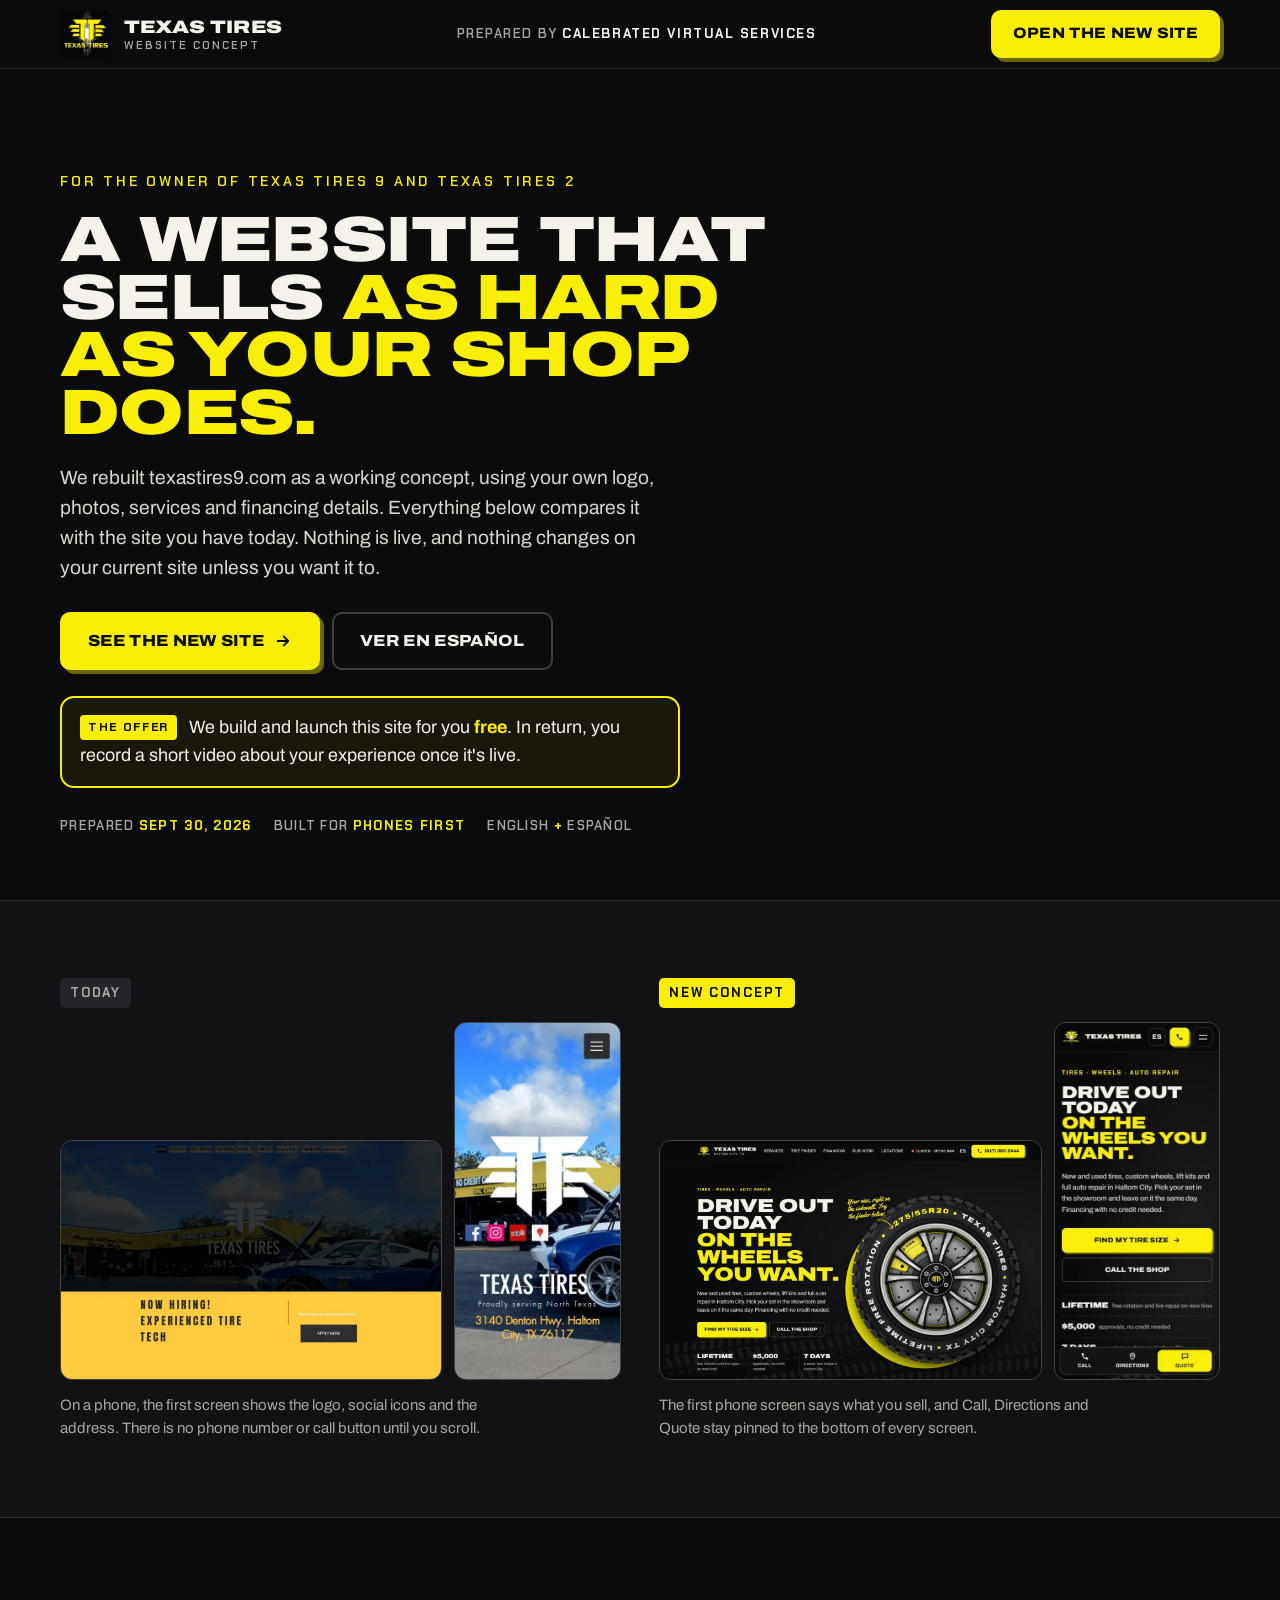
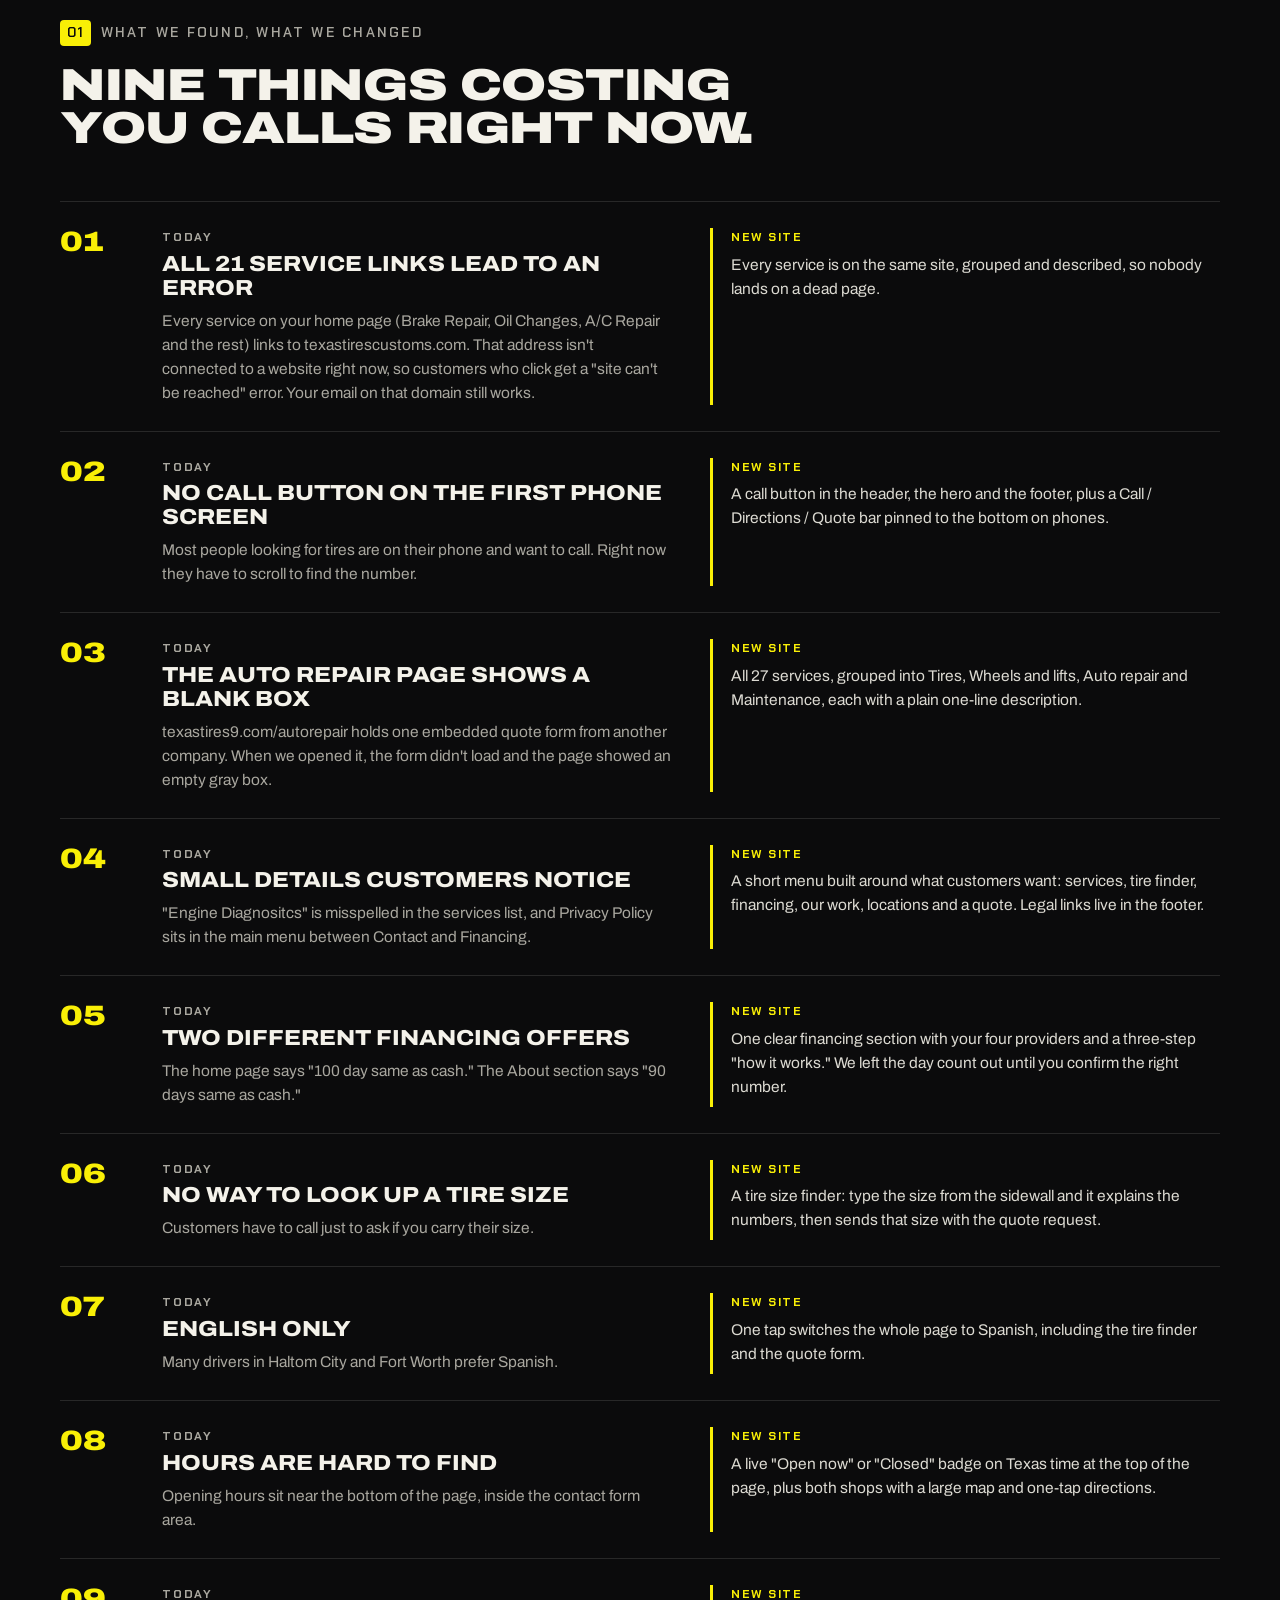
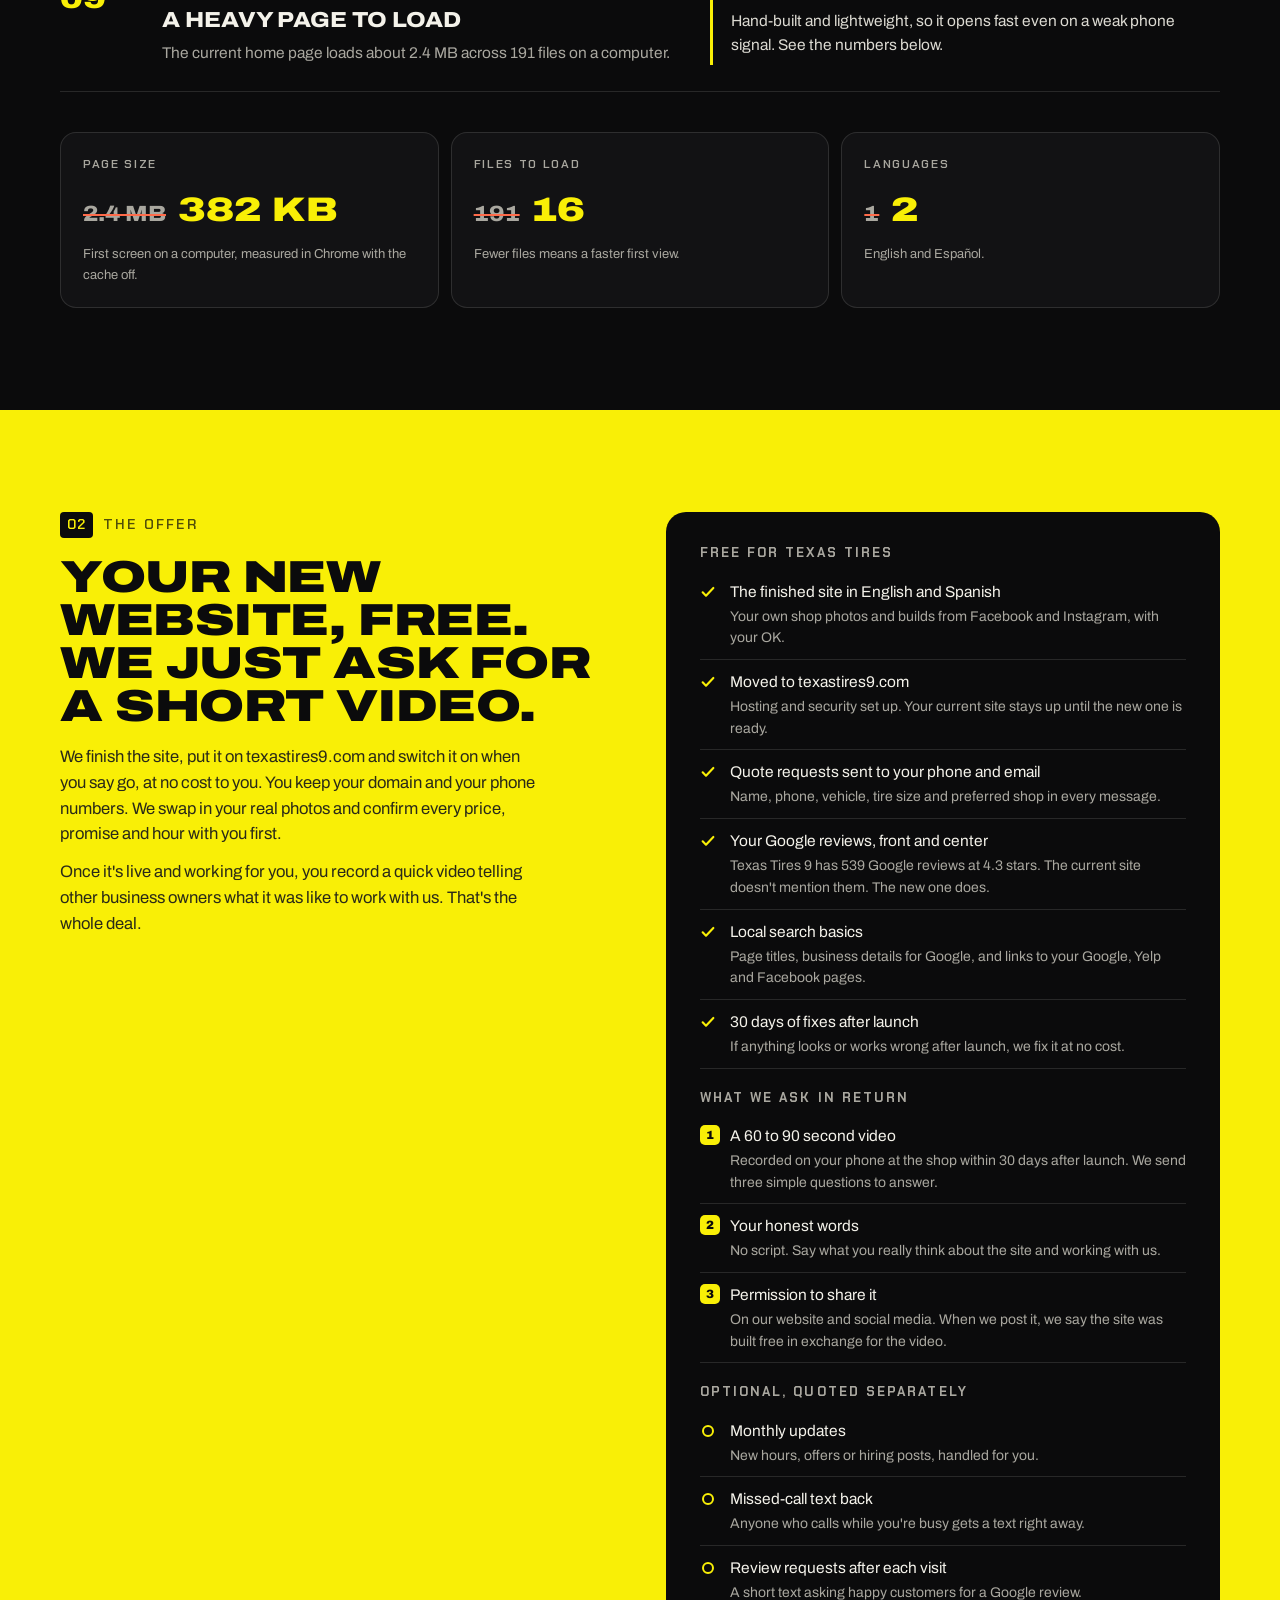
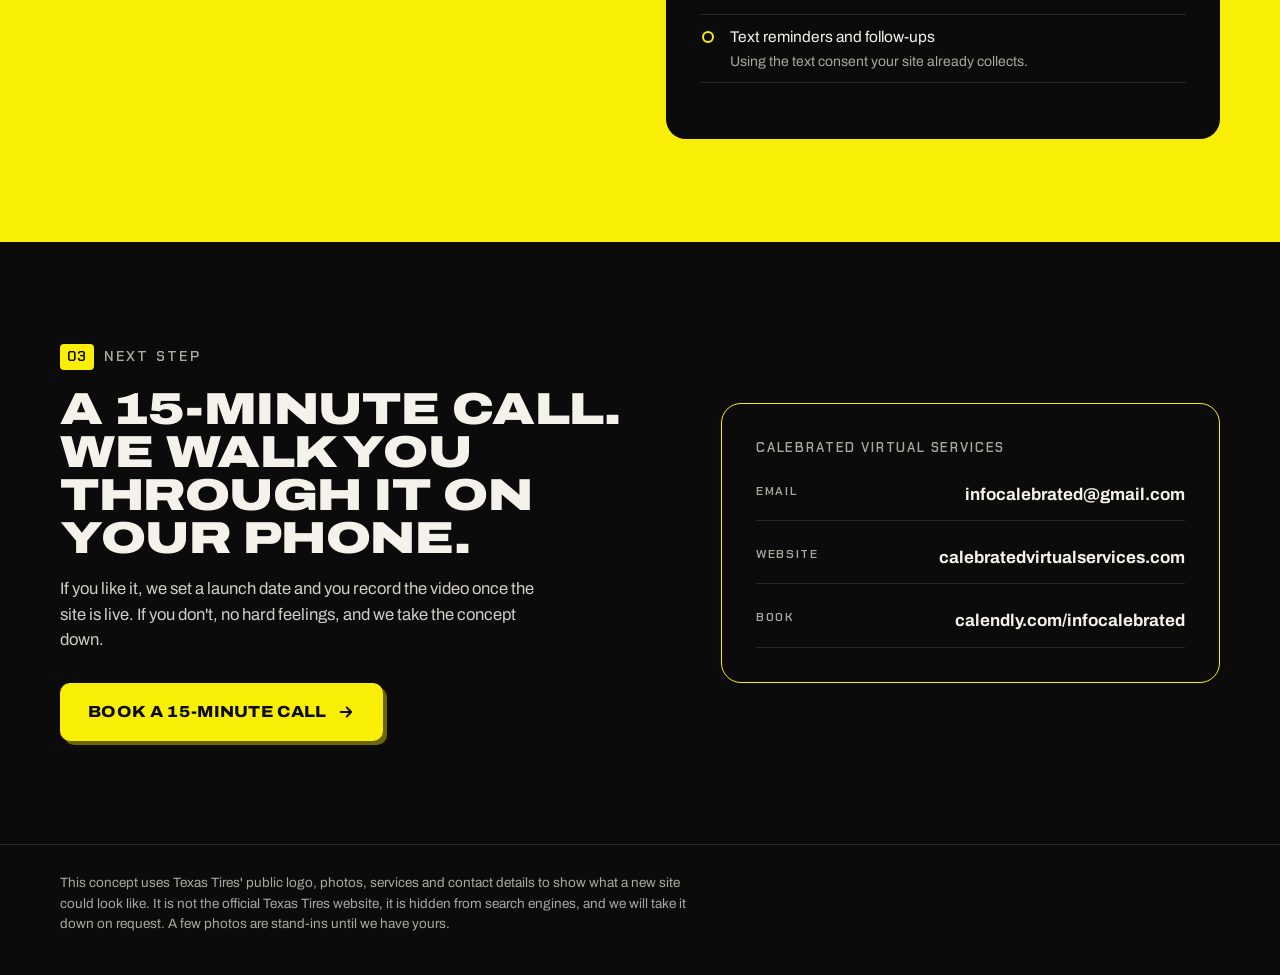
<file: pitch.html>
<!doctype html>
<html lang="en">
<head>
<meta charset="utf-8">
<meta name="viewport" content="width=device-width, initial-scale=1">
<title>New Website for Texas Tires | CALEBrated</title>
<meta name="description" content="What changed between the current Texas Tires website and the new concept, and our offer: a free build in exchange for a short video testimonial.">
<meta name="robots" content="noindex, nofollow">
<meta name="theme-color" content="#0b0b0c">
<meta property="og:title" content="A new website for Texas Tires">
<meta property="og:description" content="Before and after, what we fixed, and a free build in exchange for a video testimonial. Prepared by CALEBrated Virtual Services.">
<meta property="og:image" content="/assets/img/og.jpg">
<meta name="twitter:card" content="summary_large_image">
<link rel="icon" href="/favicon.ico?v=2" sizes="any">
<link rel="icon" type="image/png" sizes="32x32" href="/assets/img/icon-32.png?v=2">
<link rel="icon" type="image/png" sizes="192x192" href="/assets/img/icon-192.png?v=2">
<link rel="apple-touch-icon" href="/apple-touch-icon.png?v=2">
<link rel="preconnect" href="https://fonts.googleapis.com">
<link rel="preconnect" href="https://fonts.gstatic.com" crossorigin>
<link rel="stylesheet" href="https://fonts.googleapis.com/css2?family=Archivo:wdth,wght@62..125,400..900&family=Chakra+Petch:wght@500;600;700&family=Yellowtail&display=swap">
<link rel="stylesheet" href="assets/css/styles.css?v=20261001a">
<style>
  .p-top{border-bottom:1px solid var(--line)}
  .p-top .wrap{display:flex;justify-content:space-between;align-items:center;gap:16px;min-height:68px}
  .p-from{font-family:var(--tech);font-weight:600;font-size:13px;letter-spacing:.12em;text-transform:uppercase;color:var(--mute)}
  .p-from b{color:var(--chalk)}
  .p-hero{padding:clamp(56px,8vw,110px) 0 clamp(40px,5vw,64px)}
  .p-hero .display{max-width:15ch;margin:10px 0 22px}
  .p-hero .lede{max-width:56ch}
  .p-meta{display:flex;flex-wrap:wrap;gap:8px 22px;margin-top:28px;font-family:var(--tech);font-weight:600;font-size:13px;letter-spacing:.1em;text-transform:uppercase;color:var(--mute)}
  .p-meta span b{color:var(--hivis)}
  .ba{padding:clamp(40px,6vw,80px) 0;background:var(--asphalt);border-top:1px solid var(--line);border-bottom:1px solid var(--line)}
  .ba-grid{display:grid;grid-template-columns:repeat(2,minmax(0,1fr));gap:clamp(16px,3vw,40px);align-items:start}
  .ba-card{margin:0}
  .ba-card .tag{display:inline-block;font-family:var(--tech);font-weight:700;font-size:13px;letter-spacing:.14em;text-transform:uppercase;padding:5px 10px;border-radius:5px;margin-bottom:14px}
  .ba-card.before .tag{background:var(--steel-2);color:var(--mute)}
  .ba-card.after .tag{background:var(--hivis);color:var(--ink)}
  .ba-shots{display:grid;grid-template-columns:minmax(0,2.3fr) minmax(0,1fr);gap:12px;align-items:end}
  .ba-shots img{border-radius:12px;border:1px solid var(--line-2);width:100%}
  .ba-card figcaption{margin-top:14px;color:var(--mute);font-size:15px;max-width:52ch}
  .fixes{padding:clamp(64px,8vw,110px) 0}
  .fix-list{counter-reset:fix;border-top:1px solid var(--line)}
  .fix{counter-increment:fix;display:grid;grid-template-columns:64px minmax(0,1fr) minmax(0,1fr);gap:clamp(14px,3vw,40px);padding:26px 0;border-bottom:1px solid var(--line)}
  .fix::before{content:counter(fix,decimal-leading-zero);font-family:var(--display);font-weight:900;font-stretch:125%;font-size:28px;color:var(--hivis);line-height:1}
  .fix h3{font-family:var(--display);font-weight:800;font-stretch:112%;text-transform:uppercase;font-size:clamp(18px,1.7vw,22px);line-height:1.1;margin-bottom:8px}
  .fix p{color:var(--mute);font-size:15.5px}
  .fix .now{border-left:3px solid var(--hivis);padding-left:18px}
  .fix .now b{display:block;font-family:var(--tech);font-weight:700;font-size:12px;letter-spacing:.14em;text-transform:uppercase;color:var(--hivis);margin-bottom:6px}
  .fix .now p{color:#dcdad2}
  .fix .was b{display:block;font-family:var(--tech);font-weight:700;font-size:12px;letter-spacing:.14em;text-transform:uppercase;color:var(--mute);margin-bottom:6px}
  .speed{display:grid;grid-template-columns:repeat(3,minmax(0,1fr));gap:12px;margin-top:40px}
  .speed div{border:1px solid var(--line);border-radius:16px;padding:22px;background:var(--asphalt)}
  .speed .k{font-family:var(--tech);font-weight:600;font-size:12px;letter-spacing:.14em;text-transform:uppercase;color:var(--mute)}
  .speed .v{display:flex;align-items:baseline;gap:12px;margin-top:10px;flex-wrap:wrap}
  .speed .old{font-family:var(--display);font-weight:800;font-stretch:112%;font-size:22px;color:var(--mute);text-decoration:line-through;text-decoration-color:#ff6b4a;text-decoration-thickness:2px}
  .speed .new{font-family:var(--display);font-weight:900;font-stretch:125%;font-size:34px;color:var(--hivis)}
  .speed .note{font-size:13px;color:var(--mute);margin-top:8px}
  .offer{background:var(--hivis);color:var(--ink);padding:clamp(64px,8vw,110px) 0}
  .offer-grid{display:grid;grid-template-columns:minmax(0,1fr) minmax(0,1fr);gap:clamp(24px,4vw,56px);align-items:start}
  .offer .h2{color:var(--ink)}
  .offer .body-lg{color:#2a2a18;margin-top:16px}
  .inc{background:var(--ink);color:var(--chalk);border-radius:20px;padding:clamp(22px,3vw,34px)}
  .inc h3{font-family:var(--tech);font-weight:700;font-size:13px;letter-spacing:.16em;text-transform:uppercase;color:var(--mute);margin-bottom:10px}
  .inc ul{margin-bottom:22px}
  .inc li{position:relative;padding:10px 0 10px 30px;border-bottom:1px solid var(--line);font-size:15.5px}
  .inc li::before{content:"";position:absolute;left:0;top:14px;width:16px;height:16px;background:url("data:image/svg+xml,%3Csvg xmlns='http://www.w3.org/2000/svg' viewBox='0 0 24 24'%3E%3Cpath d='M4 12.5l5 5L20 6' fill='none' stroke='%23f9ef06' stroke-width='3.2' stroke-linecap='round' stroke-linejoin='round'/%3E%3C/svg%3E") center/contain no-repeat}
  .inc .addon li::before{background:none;border:2px solid var(--hivis);border-radius:50%;width:12px;height:12px;top:16px;left:2px}
  .inc li span{display:block;color:var(--mute);font-size:14px;margin-top:2px}
  .inc .ask{counter-reset:ask;margin-bottom:22px}
  .inc .ask li{counter-increment:ask}
  .inc .ask li::before{content:counter(ask);background:var(--hivis);color:var(--ink);width:20px;height:20px;border-radius:5px;top:11px;display:grid;place-items:center;font-family:var(--display);font-weight:900;font-size:12px}
  .offer .body-lg+.body-lg{margin-top:12px}
  .offer-flag{margin-top:26px;max-width:62ch;border:2px solid var(--hivis);border-radius:14px;padding:16px 18px;font-size:clamp(16px,1.4vw,18px);color:var(--chalk);background:rgba(249,239,6,.06)}
  .offer-flag b{color:var(--hivis)}
  .offer-tag{display:inline-block;margin-right:8px;font-family:var(--tech);font-weight:700;font-size:12px;letter-spacing:.14em;text-transform:uppercase;background:var(--hivis);color:var(--ink);padding:3px 8px;border-radius:4px;vertical-align:2px}
  .next{padding:clamp(64px,8vw,110px) 0}
  .next-grid{display:grid;grid-template-columns:minmax(0,1.1fr) minmax(0,.9fr);gap:clamp(24px,4vw,56px);align-items:center}
  .contact-card{border:1.5px solid var(--hivis);border-radius:20px;padding:clamp(22px,3vw,34px);display:grid;gap:12px}
  .contact-card a.line{display:flex;justify-content:space-between;gap:12px;padding:12px 0;border-bottom:1px solid var(--line);text-decoration:none}
  .contact-card a.line span{font-family:var(--tech);font-weight:600;font-size:12px;letter-spacing:.14em;text-transform:uppercase;color:var(--mute)}
  .contact-card a.line b{font-weight:700;overflow-wrap:anywhere;text-align:right}
  .contact-card a.line:hover b{color:var(--hivis)}
  .p-foot{border-top:1px solid var(--line);padding:28px 0 40px;color:var(--mute);font-size:13.5px}
  .p-foot p{max-width:80ch}
  @media (max-width:860px){
    .ba-grid,.offer-grid,.next-grid{grid-template-columns:1fr}
    .fix{grid-template-columns:44px 1fr}
    .fix .now{grid-column:2}
    .fix::before{font-size:22px}
    .speed{grid-template-columns:1fr}
    .p-from{display:none}
  }
  @media (max-width:520px){
    .p-top .btn{min-height:40px;padding:0 12px;font-size:12.5px}
    .p-top .brand-text small{display:none}
    .p-top .brand img{width:40px}
    .p-top .brand-text{font-size:14px}
  }
</style>
</head>
<body>
<header class="p-top">
  <div class="wrap">
    <a class="brand" href="index.html" aria-label="Open the new Texas Tires site">
      <img src="assets/img/logo-240.webp" width="56" height="51" alt="">
      <span class="brand-text">Texas Tires<small>Website concept</small></span>
    </a>
    <p class="p-from">Prepared by <b>CALEBrated Virtual Services</b></p>
    <a class="btn btn-hivis" href="index.html">Open the new site</a>
  </div>
</header>

<main>
<section class="p-hero">
  <div class="wrap">
    <p class="kicker">For the owner of Texas Tires 9 and Texas Tires 2</p>
    <h1 class="display">A website that sells <span class="hl">as hard as your shop does.</span></h1>
    <p class="lede">We rebuilt texastires9.com as a working concept, using your own logo, photos, services and financing details. Everything below compares it with the site you have today. Nothing is live, and nothing changes on your current site unless you want it to.</p>
    <div class="cta-row">
      <a class="btn btn-hivis btn-lg" href="index.html"><span>See the new site</span><svg aria-hidden="true" viewBox="0 0 24 24"><path d="M5 12h14M13 6l6 6-6 6"/></svg></a>
      <a class="btn btn-ghost btn-lg" href="index.html?lang=es">Ver en español</a>
    </div>
    <p class="offer-flag"><span class="offer-tag">The offer</span> We build and launch this site for you <b>free</b>. In return, you record a short video about your experience once it's live.</p>
    <div class="p-meta"><span>Prepared <b>Sept 30, 2026</b></span><span>Built for <b>phones first</b></span><span>English <b>+</b> Español</span></div>
  </div>
</section>

<section class="ba" aria-labelledby="ba-title">
  <div class="wrap">
    <h2 id="ba-title" class="sr-only">Before and after</h2>
    <div class="ba-grid">
      <figure class="ba-card before">
        <span class="tag">Today</span>
        <div class="ba-shots">
          <img src="assets/img/pitch/before-desktop.webp" width="1200" height="750" alt="The current Texas Tires website on a computer" loading="lazy" decoding="async">
          <img src="assets/img/pitch/before-mobile.webp" width="390" height="844" alt="The current Texas Tires website on a phone" loading="lazy" decoding="async">
        </div>
        <figcaption>On a phone, the first screen shows the logo, social icons and the address. There is no phone number or call button until you scroll.</figcaption>
      </figure>
      <figure class="ba-card after">
        <span class="tag">New concept</span>
        <div class="ba-shots">
          <img src="assets/img/pitch/after-desktop.webp" width="1200" height="750" alt="The new Texas Tires website concept on a computer" loading="lazy" decoding="async">
          <img src="assets/img/pitch/after-mobile.webp" width="390" height="844" alt="The new Texas Tires website concept on a phone" loading="lazy" decoding="async">
        </div>
        <figcaption>The first phone screen says what you sell, and Call, Directions and Quote stay pinned to the bottom of every screen.</figcaption>
      </figure>
    </div>
  </div>
</section>

<section class="fixes" aria-labelledby="fix-title">
  <div class="wrap">
    <div class="section-head">
      <p class="eyebrow"><span>01</span> <span>What we found, what we changed</span></p>
      <h2 id="fix-title" class="h2">Nine things costing you calls right now.</h2>
    </div>
    <ol class="fix-list">
      <li class="fix"><div class="was"><b>Today</b><h3>All 21 service links lead to an error</h3><p>Every service on your home page (Brake Repair, Oil Changes, A/C Repair and the rest) links to texastirescustoms.com. That address isn't connected to a website right now, so customers who click get a "site can't be reached" error. Your email on that domain still works.</p></div><div class="now"><b>New site</b><p>Every service is on the same site, grouped and described, so nobody lands on a dead page.</p></div></li>
      <li class="fix"><div class="was"><b>Today</b><h3>No call button on the first phone screen</h3><p>Most people looking for tires are on their phone and want to call. Right now they have to scroll to find the number.</p></div><div class="now"><b>New site</b><p>A call button in the header, the hero and the footer, plus a Call / Directions / Quote bar pinned to the bottom on phones.</p></div></li>
      <li class="fix"><div class="was"><b>Today</b><h3>The Auto Repair page shows a blank box</h3><p>texastires9.com/autorepair holds one embedded quote form from another company. When we opened it, the form didn't load and the page showed an empty gray box.</p></div><div class="now"><b>New site</b><p>All 27 services, grouped into Tires, Wheels and lifts, Auto repair and Maintenance, each with a plain one-line description.</p></div></li>
      
      <li class="fix"><div class="was"><b>Today</b><h3>Small details customers notice</h3><p>"Engine Diagnositcs" is misspelled in the services list, and Privacy Policy sits in the main menu between Contact and Financing.</p></div><div class="now"><b>New site</b><p>A short menu built around what customers want: services, tire finder, financing, our work, locations and a quote. Legal links live in the footer.</p></div></li>
      <li class="fix"><div class="was"><b>Today</b><h3>Two different financing offers</h3><p>The home page says "100 day same as cash." The About section says "90 days same as cash."</p></div><div class="now"><b>New site</b><p>One clear financing section with your four providers and a three-step "how it works." We left the day count out until you confirm the right number.</p></div></li>
      <li class="fix"><div class="was"><b>Today</b><h3>No way to look up a tire size</h3><p>Customers have to call just to ask if you carry their size.</p></div><div class="now"><b>New site</b><p>A tire size finder: type the size from the sidewall and it explains the numbers, then sends that size with the quote request.</p></div></li>
      <li class="fix"><div class="was"><b>Today</b><h3>English only</h3><p>Many drivers in Haltom City and Fort Worth prefer Spanish.</p></div><div class="now"><b>New site</b><p>One tap switches the whole page to Spanish, including the tire finder and the quote form.</p></div></li>
      <li class="fix"><div class="was"><b>Today</b><h3>Hours are hard to find</h3><p>Opening hours sit near the bottom of the page, inside the contact form area.</p></div><div class="now"><b>New site</b><p>A live "Open now" or "Closed" badge on Texas time at the top of the page, plus both shops with a large map and one-tap directions.</p></div></li>
      <li class="fix"><div class="was"><b>Today</b><h3>A heavy page to load</h3><p>The current home page loads about 2.4 MB across 191 files on a computer.</p></div><div class="now"><b>New site</b><p>Hand-built and lightweight, so it opens fast even on a weak phone signal. See the numbers below.</p></div></li>
    </ol>
    <div class="speed" aria-label="Page weight comparison">
      <div><p class="k">Page size</p><p class="v"><span class="old">2.4 MB</span><span class="new">382 KB</span></p><p class="note">First screen on a computer, measured in Chrome with the cache off.</p></div>
      <div><p class="k">Files to load</p><p class="v"><span class="old">191</span><span class="new">16</span></p><p class="note">Fewer files means a faster first view.</p></div>
      <div><p class="k">Languages</p><p class="v"><span class="old">1</span><span class="new">2</span></p><p class="note">English and Español.</p></div>
    </div>
  </div>
</section>

<section class="offer" aria-labelledby="offer-title">
  <div class="wrap offer-grid">
    <div>
      <p class="eyebrow dark"><span>02</span> <span>The offer</span></p>
      <h2 id="offer-title" class="h2">Your new website, free. We just ask for a short video.</h2>
      <p class="body-lg">We finish the site, put it on texastires9.com and switch it on when you say go, at no cost to you. You keep your domain and your phone numbers. We swap in your real photos and confirm every price, promise and hour with you first.</p>
      <p class="body-lg">Once it's live and working for you, you record a quick video telling other business owners what it was like to work with us. That's the whole deal.</p>
    </div>
    <div class="inc">
      <h3>Free for Texas Tires</h3>
      <ul>
        <li>The finished site in English and Spanish<span>Your own shop photos and builds from Facebook and Instagram, with your OK.</span></li>
        <li>Moved to texastires9.com<span>Hosting and security set up. Your current site stays up until the new one is ready.</span></li>
        <li>Quote requests sent to your phone and email<span>Name, phone, vehicle, tire size and preferred shop in every message.</span></li>
        <li>Your Google reviews, front and center<span>Texas Tires 9 has 539 Google reviews at 4.3 stars. The current site doesn't mention them. The new one does.</span></li>
        <li>Local search basics<span>Page titles, business details for Google, and links to your Google, Yelp and Facebook pages.</span></li>
        <li>30 days of fixes after launch<span>If anything looks or works wrong after launch, we fix it at no cost.</span></li>
      </ul>
      <h3>What we ask in return</h3>
      <ol class="ask">
        <li>A 60 to 90 second video<span>Recorded on your phone at the shop within 30 days after launch. We send three simple questions to answer.</span></li>
        <li>Your honest words<span>No script. Say what you really think about the site and working with us.</span></li>
        <li>Permission to share it<span>On our website and social media. When we post it, we say the site was built free in exchange for the video.</span></li>
      </ol>
      <h3>Optional, quoted separately</h3>
      <ul class="addon">
        <li>Monthly updates<span>New hours, offers or hiring posts, handled for you.</span></li>
        <li>Missed-call text back<span>Anyone who calls while you're busy gets a text right away.</span></li>
        <li>Review requests after each visit<span>A short text asking happy customers for a Google review.</span></li>
        <li>Text reminders and follow-ups<span>Using the text consent your site already collects.</span></li>
      </ul>
    </div>
  </div>
</section>

<section class="next" aria-labelledby="next-title">
  <div class="wrap next-grid">
    <div>
      <p class="eyebrow"><span>03</span> <span>Next step</span></p>
      <h2 id="next-title" class="h2">A 15-minute call. We walk you through it on your phone.</h2>
      <p class="body-lg" style="margin-top:16px">If you like it, we set a launch date and you record the video once the site is live. If you don't, no hard feelings, and we take the concept down.</p>
      <div class="cta-row">
        <a class="btn btn-hivis btn-lg" href="https://calendly.com/infocalebrated" target="_blank" rel="noopener"><span>Book a 15-minute call</span><svg aria-hidden="true" viewBox="0 0 24 24"><path d="M5 12h14M13 6l6 6-6 6"/></svg></a>
      </div>
    </div>
    <div class="contact-card">
      <p class="label">CALEBrated Virtual Services</p>
      <a class="line" href="mailto:infocalebrated@gmail.com?subject=Texas%20Tires%20website"><span>Email</span><b>infocalebrated@gmail.com</b></a>
      <a class="line" href="https://calebratedvirtualservices.com/" target="_blank" rel="noopener"><span>Website</span><b>calebratedvirtualservices.com</b></a>
      <a class="line" href="https://calendly.com/infocalebrated" target="_blank" rel="noopener"><span>Book</span><b>calendly.com/infocalebrated</b></a>
    </div>
  </div>
</section>
</main>

<footer class="p-foot">
  <div class="wrap">
    <p>This concept uses Texas Tires' public logo, photos, services and contact details to show what a new site could look like. It is not the official Texas Tires website, it is hidden from search engines, and we will take it down on request. A few photos are stand-ins until we have yours.</p>
  </div>
</footer>
</body>
</html>
</file>
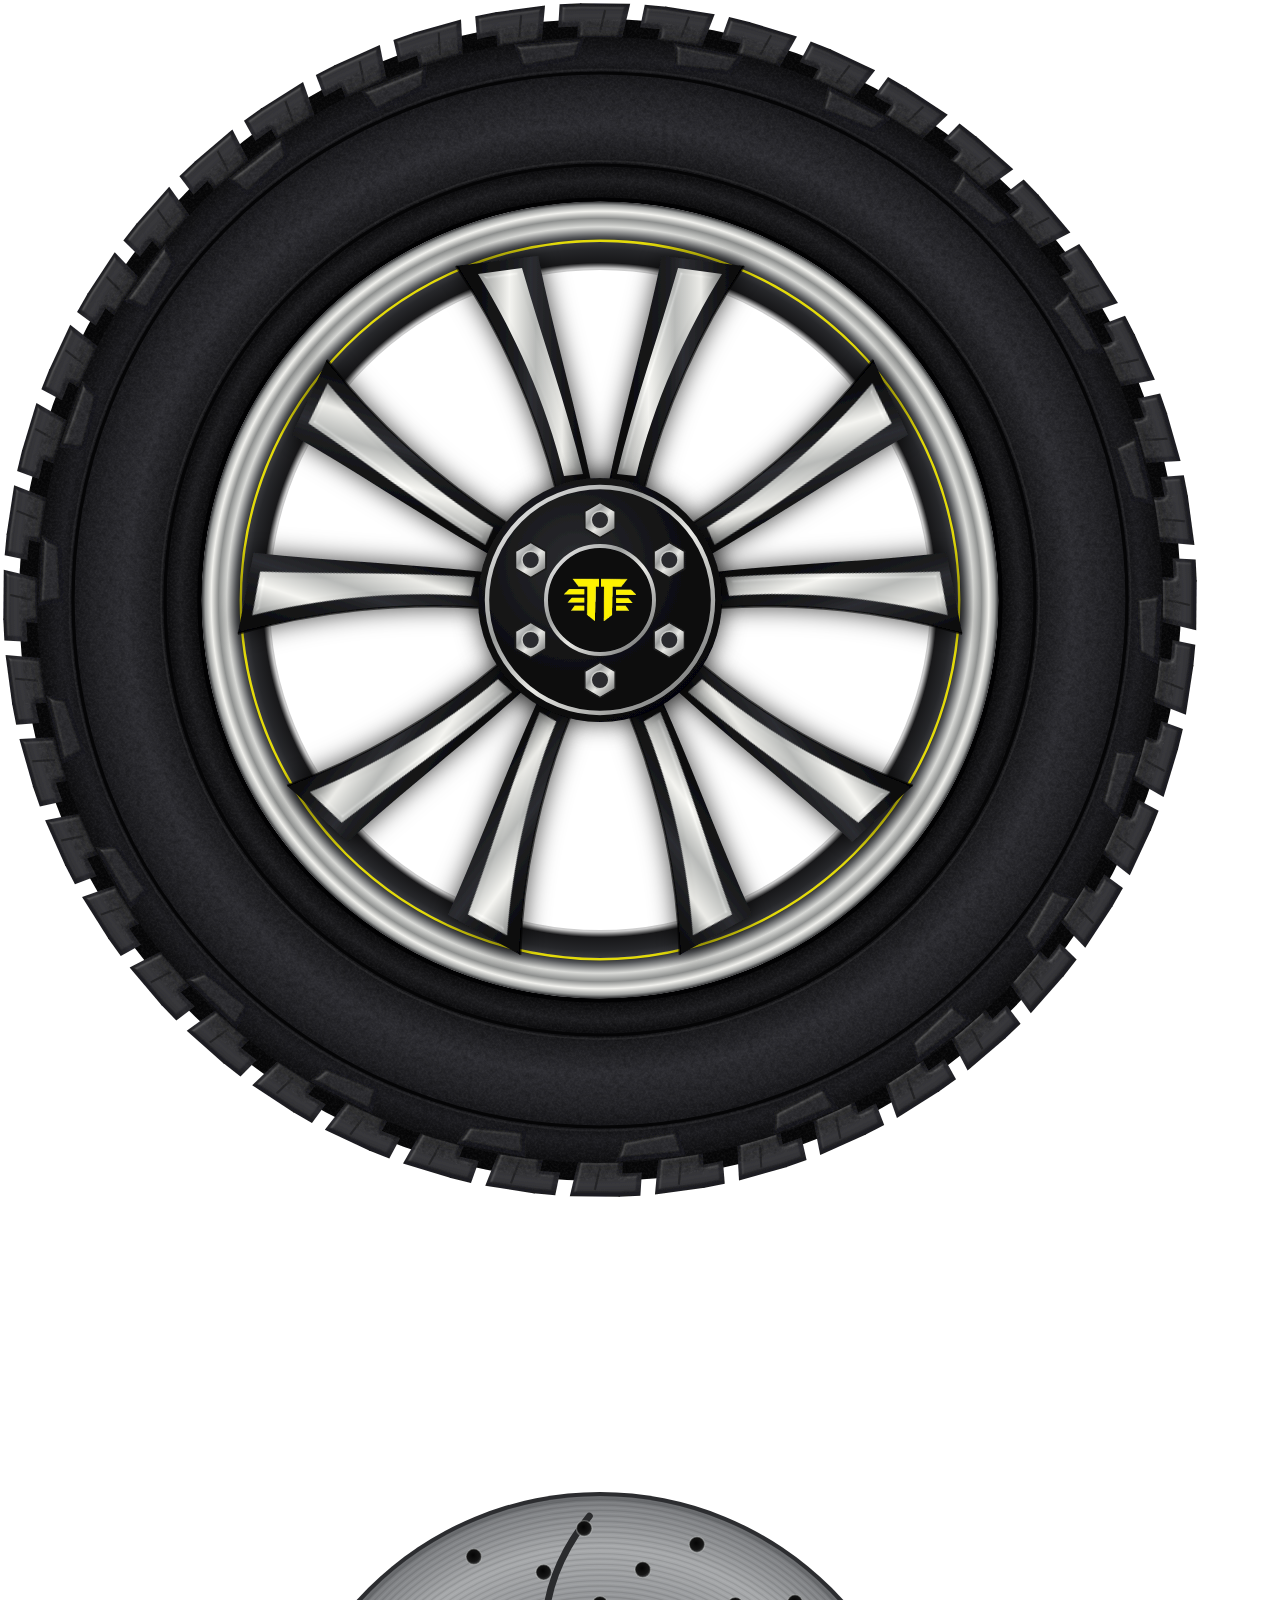
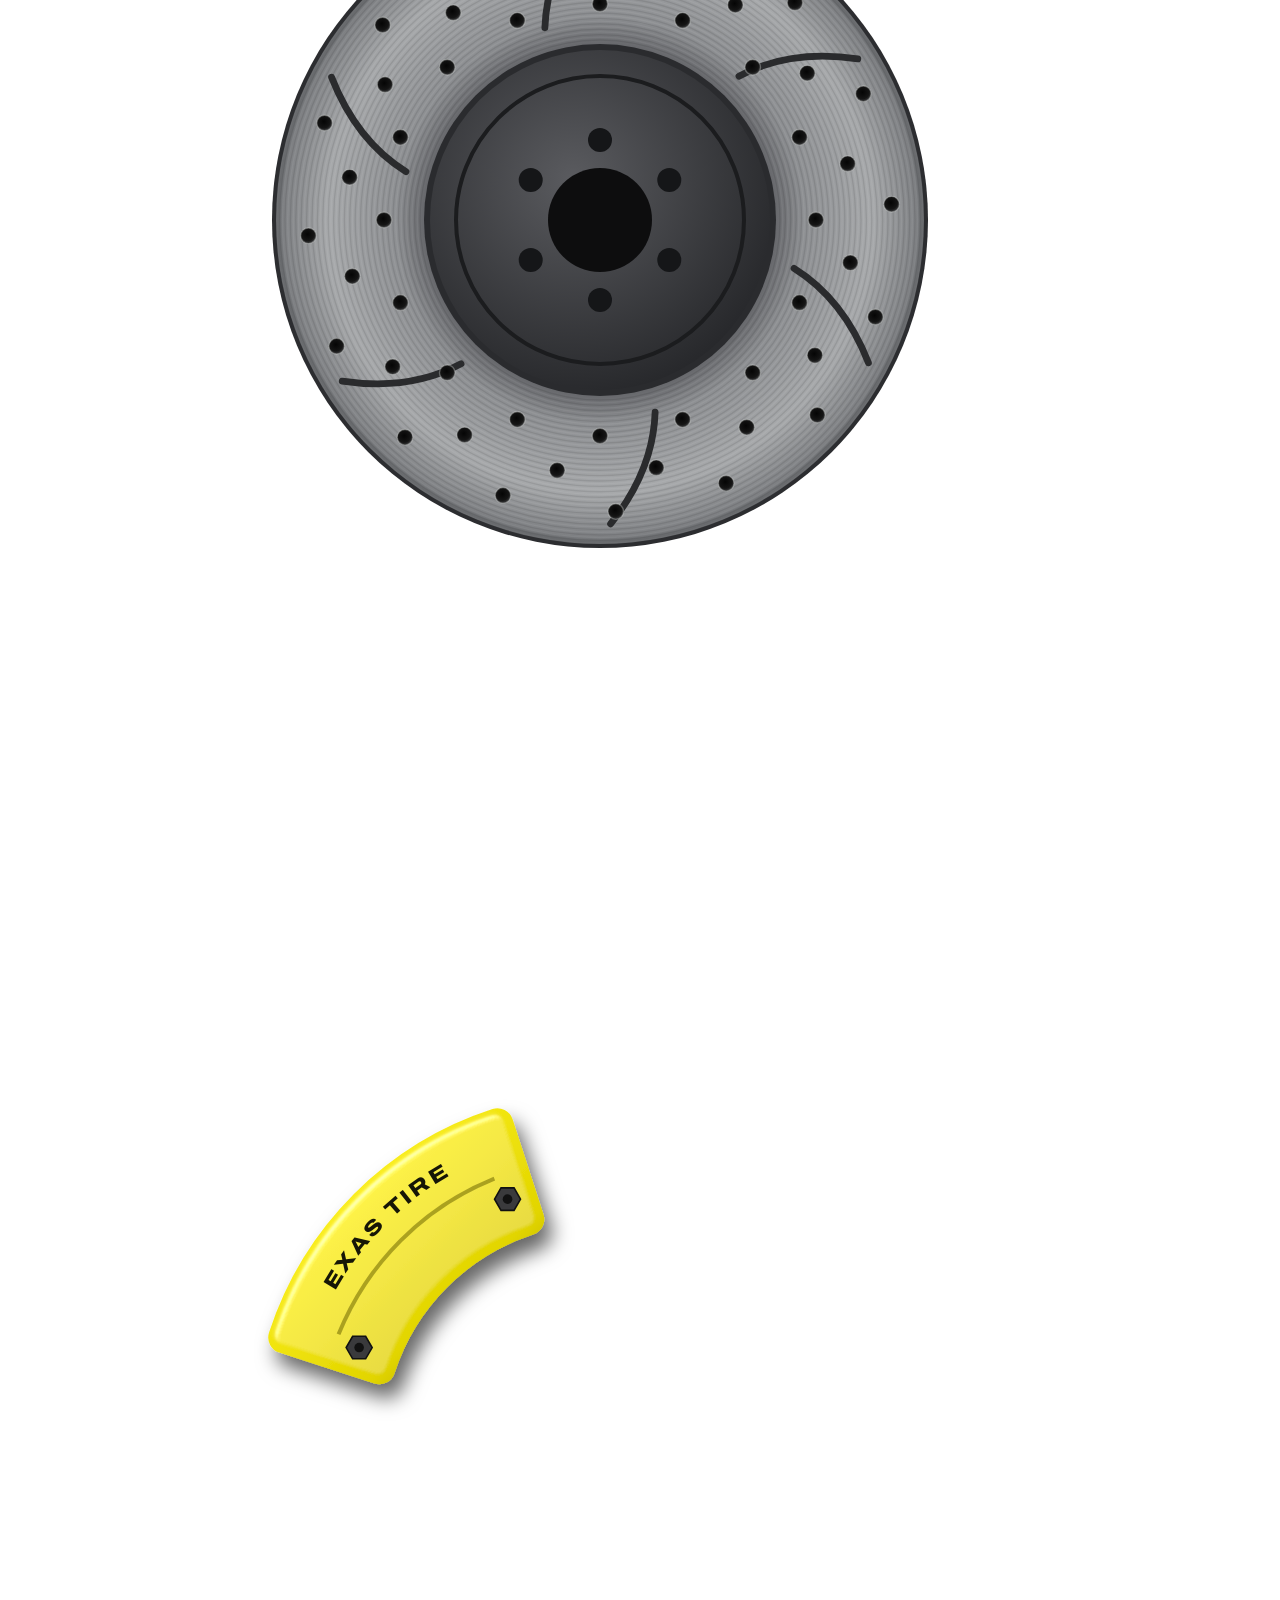
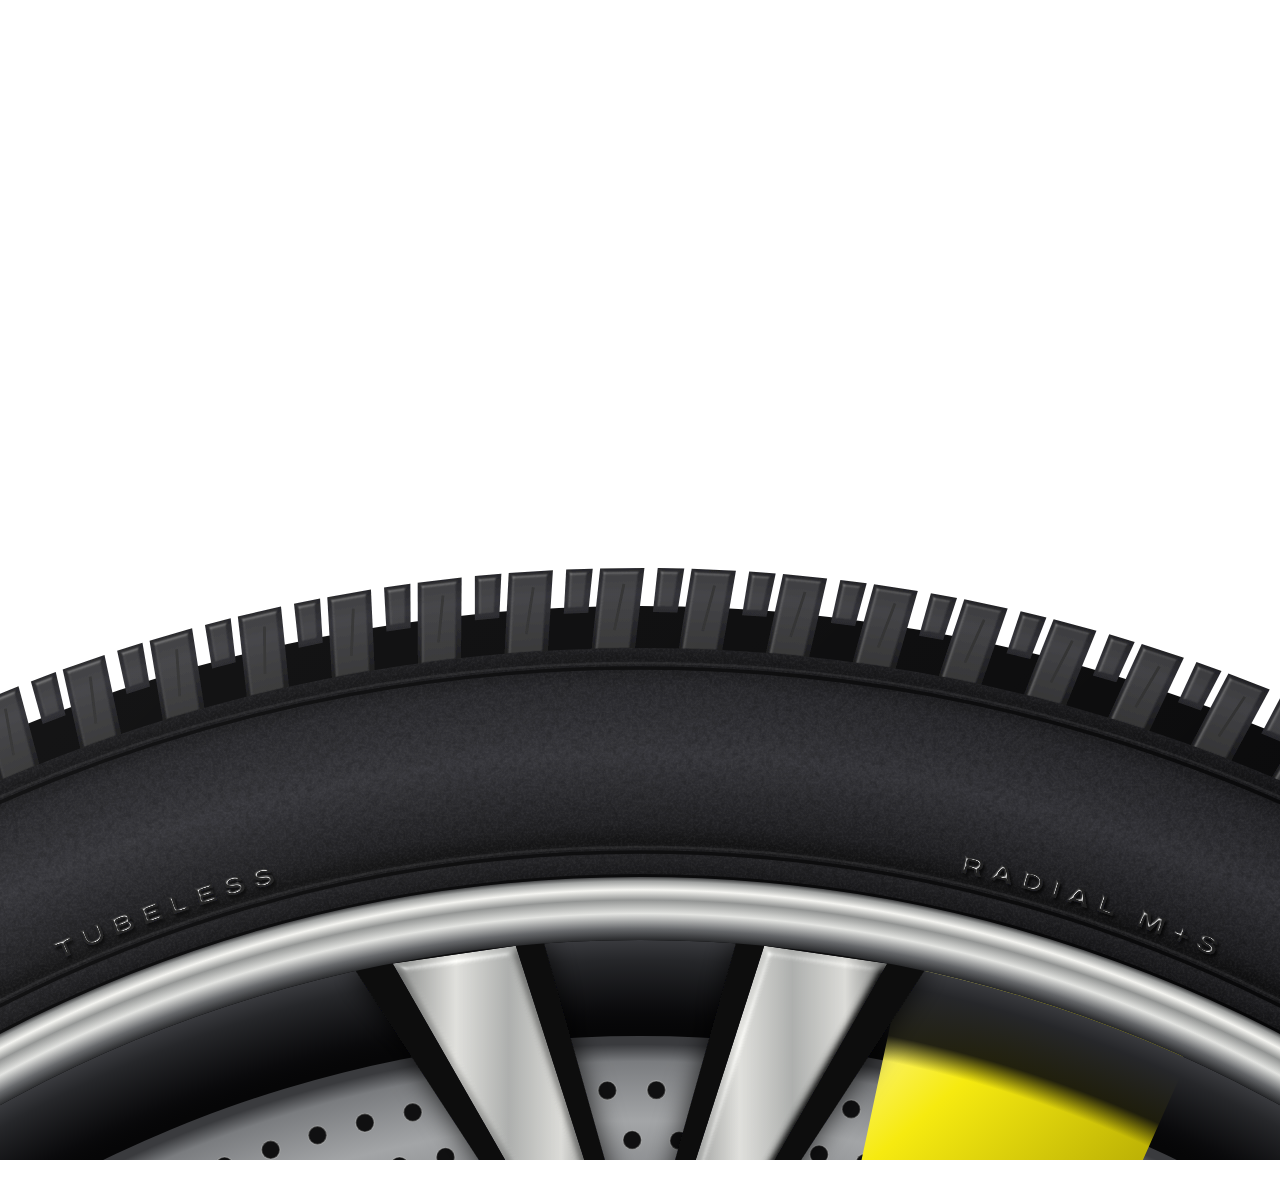
<file: design/wheel-render/wheel-render.html>
<!doctype html>
<html><head><meta charset="utf-8">
<link rel="stylesheet" href="https://fonts.googleapis.com/css2?family=Archivo:wdth,wght@62..125,400..900&display=swap">
<style>
body{margin:0;background:transparent}
svg{display:block;margin:0 0 20px}
svg circle:not([fill]){fill:none}
.small{font-family:Archivo;font-weight:800;font-stretch:125%}
</style></head>
<body>
<!-- ========== WHEEL BODY (tire + rim lip + spokes + hub), rotating layer ========== -->
<svg id="body" width="1200" height="1200" viewBox="-300 -300 600 600">
  <defs>
    <radialGradient id="rubber" gradientUnits="userSpaceOnUse" cx="0" cy="0" r="300">
      <stop offset=".665" stop-color="#050506"/>
      <stop offset=".68" stop-color="#101012"/>
      <stop offset=".7" stop-color="#1d1d20"/>
      <stop offset=".72" stop-color="#0d0d0f"/>
      <stop offset=".738" stop-color="#1a1a1d"/>
      <stop offset=".79" stop-color="#2c2c31"/>
      <stop offset=".845" stop-color="#212125"/>
      <stop offset=".882" stop-color="#141417"/>
      <stop offset=".9" stop-color="#1c1c20"/>
      <stop offset=".936" stop-color="#0e0e10"/>
    </radialGradient>
    <radialGradient id="lug" gradientUnits="userSpaceOnUse" cx="0" cy="0" r="300">
      <stop offset=".93" stop-color="#121214"/>
      <stop offset=".975" stop-color="#2a2a2f"/>
      <stop offset=".993" stop-color="#1c1c20"/>
      <stop offset="1" stop-color="#0a0a0b"/>
    </radialGradient>
    <radialGradient id="lip" gradientUnits="userSpaceOnUse" cx="0" cy="0" r="300">
      <stop offset=".596" stop-color="#1b1c1e"/>
      <stop offset=".606" stop-color="#55575a"/>
      <stop offset=".622" stop-color="#d9dad7"/>
      <stop offset=".636" stop-color="#8e908f"/>
      <stop offset=".648" stop-color="#f1f1ed"/>
      <stop offset=".658" stop-color="#9c9e9d"/>
      <stop offset=".664" stop-color="#2b2c2e"/>
    </radialGradient>
    <radialGradient id="barrel" gradientUnits="userSpaceOnUse" cx="0" cy="0" r="300">
      <stop offset=".553" stop-color="#050506" stop-opacity=".2"/>
      <stop offset=".562" stop-color="#0b0b0d" stop-opacity=".95"/>
      <stop offset=".585" stop-color="#26272a"/>
      <stop offset=".598" stop-color="#3a3b3f"/>
    </radialGradient>
    <linearGradient id="machined" x1="0" y1="0" x2="1" y2="0">
      <stop offset="0" stop-color="#8f9190"/>
      <stop offset=".3" stop-color="#f1f1ed"/>
      <stop offset=".55" stop-color="#b3b5b3"/>
      <stop offset=".8" stop-color="#e8e8e4"/>
      <stop offset="1" stop-color="#7c7e7d"/>
    </linearGradient>
    <linearGradient id="gloss" x1="0" y1="0" x2="1" y2="0">
      <stop offset="0" stop-color="#050506"/>
      <stop offset=".45" stop-color="#1d1e21"/>
      <stop offset=".55" stop-color="#2c2d31"/>
      <stop offset="1" stop-color="#060607"/>
    </linearGradient>
    <radialGradient id="hub" cx=".4" cy=".35" r=".7">
      <stop offset="0" stop-color="#2d2e32"/>
      <stop offset=".6" stop-color="#101012"/>
      <stop offset="1" stop-color="#050506"/>
    </radialGradient>
    <linearGradient id="chrome" x1="0" y1="0" x2="1" y2="1">
      <stop offset="0" stop-color="#ffffff"/>
      <stop offset=".35" stop-color="#9a9c9b"/>
      <stop offset=".55" stop-color="#e9e9e5"/>
      <stop offset="1" stop-color="#5c5e5f"/>
    </linearGradient>
    <clipPath id="tireClip"><path id="tireClipPath" clip-rule="evenodd"/></clipPath>
    <filter id="grain" x="-300" y="-300" width="600" height="600" filterUnits="userSpaceOnUse">
      <feTurbulence type="fractalNoise" baseFrequency=".9" numOctaves="3" seed="7" result="n"/>
      <feColorMatrix in="n" type="matrix" values="0 0 0 0 1  0 0 0 0 1  0 0 0 0 1  .2 0 0 0 -.07"/>
    </filter>
    <filter id="grainDark" x="-300" y="-300" width="600" height="600" filterUnits="userSpaceOnUse">
      <feTurbulence type="fractalNoise" baseFrequency=".35" numOctaves="2" seed="3" result="n"/>
      <feColorMatrix in="n" type="matrix" values="0 0 0 0 0  0 0 0 0 0  0 0 0 0 0  .45 0 0 0 -.17"/>
    </filter>
    <filter id="lugLight" x="-10%" y="-10%" width="120%" height="120%">
      <feGaussianBlur in="SourceAlpha" stdDeviation="1.1" result="b"/>
      <feSpecularLighting in="b" surfaceScale="2.5" specularConstant=".3" specularExponent="18" lighting-color="#fff" result="s"><feDistantLight azimuth="225" elevation="45"/></feSpecularLighting>
      <feComposite in="s" in2="SourceAlpha" operator="in" result="s2"/>
      <feComposite in="SourceGraphic" in2="s2" operator="arithmetic" k2="1" k3=".22"/>
    </filter>
    <filter id="ao" x="-20%" y="-20%" width="140%" height="140%">
      <feGaussianBlur in="SourceAlpha" stdDeviation="6" result="b"/>
      <feFlood flood-color="#000" flood-opacity=".75"/>
      <feComposite in2="b" operator="in" result="sh"/>
      <feMerge><feMergeNode in="sh"/><feMergeNode in="SourceGraphic"/></feMerge>
    </filter>
    <filter id="bevel" x="-10%" y="-10%" width="120%" height="120%">
      <feGaussianBlur in="SourceAlpha" stdDeviation="1.4" result="b"/>
      <feSpecularLighting in="b" surfaceScale="3" specularConstant=".45" specularExponent="22" lighting-color="#fff" result="s"><feDistantLight azimuth="225" elevation="42"/></feSpecularLighting>
      <feComposite in="s" in2="SourceAlpha" operator="in" result="s2"/>
      <feComposite in="SourceGraphic" in2="s2" operator="arithmetic" k2="1" k3=".45"/>
    </filter>
  </defs>
  <path id="lugBase" fill="#060607" fill-rule="evenodd"/>
  <g id="lugs" fill="url(#lug)" filter="url(#lugLight)"></g>
  <path id="rubberRing" fill="url(#rubber)" fill-rule="evenodd"/>
  <g id="armor" fill="#19191c" filter="url(#lugLight)"></g>
  <g clip-path="url(#tireClip)">
    <rect x="-300" y="-300" width="600" height="600" fill="#000" filter="url(#grainDark)"/>
    <rect x="-300" y="-300" width="600" height="600" fill="#000" filter="url(#grain)" opacity=".5"/>
  </g>
  <circle r="263.5" stroke="#050506" stroke-width="1.6"/>
  <circle r="265.3" stroke="#ffffff" stroke-opacity=".05" stroke-width="1"/>
  <circle r="217.5" stroke="#050506" stroke-width="1.6"/>
  <circle r="219.5" stroke="#ffffff" stroke-opacity=".06" stroke-width="1"/>
  <circle r="200.2" stroke="#020203" stroke-width="2.2"/>
  <path id="lipRing" fill="url(#lip)" fill-rule="evenodd"/>
  <circle r="179.5" stroke="#f9ef06" stroke-width="1.4" stroke-opacity=".9"/>
  <path id="barrelRing" fill="url(#barrel)" fill-rule="evenodd"/>
  <g id="spokes" filter="url(#ao)"></g>
  <g filter="url(#ao)">
    <circle r="61" fill="url(#hub)"/>
    <circle r="56.5" stroke="url(#chrome)" stroke-width="2.2"/>
    <g id="lugnuts"></g>
    <circle r="27" fill="#08080a" stroke="url(#chrome)" stroke-width="2"/>
    <image href="tt-mark.png" x="-18" y="-10.6" width="36" height="21.1"/>
  </g>
</svg>

<!-- ========== ROTOR ========== -->
<svg id="rotor" width="1200" height="1200" viewBox="-300 -300 600 600">
  <defs>
    <radialGradient id="disc" gradientUnits="userSpaceOnUse" cx="0" cy="0" r="170">
      <stop offset=".5" stop-color="#5f6064"/>
      <stop offset=".6" stop-color="#8d8f92"/>
      <stop offset=".8" stop-color="#a7a9ab"/>
      <stop offset=".93" stop-color="#7f8184"/>
      <stop offset=".96" stop-color="#55575a"/>
      <stop offset="1" stop-color="#3a3b3e"/>
    </radialGradient>
    <radialGradient id="hat" cx=".42" cy=".38" r=".7">
      <stop offset="0" stop-color="#5a5b5f"/>
      <stop offset="1" stop-color="#232427"/>
    </radialGradient>
    <radialGradient id="hole" cx=".45" cy=".4" r=".6">
      <stop offset="0" stop-color="#050505"/>
      <stop offset=".7" stop-color="#151515"/>
      <stop offset="1" stop-color="#3b3c3e"/>
    </radialGradient>
    <clipPath id="discClip"><circle r="162"/></clipPath>
  </defs>
  <circle r="164" fill="#2c2d30"/>
  <circle r="162" fill="url(#disc)"/>
  <g id="rings" clip-path="url(#discClip)"></g>
  <g id="slots"></g>
  <g id="holes"></g>
  <circle r="88" fill="#2a2b2e"/>
  <circle r="85" fill="url(#hat)"/>
  <circle r="72" stroke="#1b1c1e" stroke-width="2"/>
  <g id="studs"></g>
</svg>

<!-- ========== CALIPER ========== -->
<svg id="caliper" width="1200" height="1200" viewBox="-300 -300 600 600">
  <defs>
    <linearGradient id="yel" x1="0" y1="0" x2="1" y2="1">
      <stop offset="0" stop-color="#fff9a8"/>
      <stop offset=".25" stop-color="#fbef1a"/>
      <stop offset=".7" stop-color="#e2d500"/>
      <stop offset="1" stop-color="#9e9500"/>
    </linearGradient>
    <filter id="calShadow" x="-30%" y="-30%" width="160%" height="160%">
      <feGaussianBlur in="SourceAlpha" stdDeviation="5" result="b"/>
      <feOffset in="b" dx="4" dy="7" result="o"/>
      <feFlood flood-color="#000" flood-opacity=".6"/>
      <feComposite in2="o" operator="in" result="sh"/>
      <feGaussianBlur in="SourceAlpha" stdDeviation="2" result="b2"/>
      <feSpecularLighting in="b2" surfaceScale="5" specularConstant=".7" specularExponent="20" lighting-color="#fff" result="s"><feDistantLight azimuth="225" elevation="40"/></feSpecularLighting>
      <feComposite in="s" in2="SourceAlpha" operator="in" result="s2"/>
      <feComposite in="SourceGraphic" in2="s2" operator="arithmetic" k2="1" k3=".55" result="lit"/>
      <feMerge><feMergeNode in="sh"/><feMergeNode in="lit"/></feMerge>
    </filter>
    <path id="calText"/>
  </defs>
  <g filter="url(#calShadow)">
    <path id="calBody" fill="url(#yel)" stroke="url(#yel)" stroke-width="16" stroke-linejoin="round"/>
  </g>
  <path id="calGroove" fill="none" stroke="#6f6800" stroke-width="2" stroke-opacity=".55"/>
  <text class="small" font-size="10.5" letter-spacing="1.2" fill="#161606"><textPath href="#calText" startOffset="50%" text-anchor="middle">TEXAS TIRES</textPath></text>
  <g id="calBolts"></g>
</svg>

<!-- ========== ARC BACKGROUND (size finder) ========== -->
<svg id="arcbg" width="1280" height="700" viewBox="0 0 640 350">
  <defs>
    <radialGradient id="sw" gradientUnits="userSpaceOnUse" cx="320" cy="900" r="850">
      <stop offset=".812" stop-color="#0d0d0f"/>
      <stop offset=".826" stop-color="#1b1b1e"/>
      <stop offset=".834" stop-color="#0b0b0c"/>
      <stop offset=".845" stop-color="#18181b"/>
      <stop offset=".885" stop-color="#2e2e33"/>
      <stop offset=".925" stop-color="#202024"/>
      <stop offset=".942" stop-color="#0f0f11"/>
      <stop offset=".95" stop-color="#18181b"/>
    </radialGradient>
    <radialGradient id="alug" gradientUnits="userSpaceOnUse" cx="320" cy="900" r="850">
      <stop offset=".945" stop-color="#121214"/>
      <stop offset=".98" stop-color="#2b2b30"/>
      <stop offset=".994" stop-color="#1e1e22"/>
      <stop offset="1" stop-color="#0a0a0b"/>
    </radialGradient>
    <radialGradient id="flange" gradientUnits="userSpaceOnUse" cx="320" cy="900" r="850">
      <stop offset=".776" stop-color="#1c1d1f"/>
      <stop offset=".783" stop-color="#606265"/>
      <stop offset=".792" stop-color="#e2e3e0"/>
      <stop offset=".8" stop-color="#8f9190"/>
      <stop offset=".806" stop-color="#f4f4f0"/>
      <stop offset=".811" stop-color="#9c9e9d"/>
      <stop offset=".814" stop-color="#2a2b2d"/>
    </radialGradient>
    <linearGradient id="spokeFace" x1="0" y1="0" x2="1" y2="0">
      <stop offset="0" stop-color="#8d8f8e"/>
      <stop offset=".3" stop-color="#f1f1ed"/>
      <stop offset=".55" stop-color="#b9bbb9"/>
      <stop offset=".8" stop-color="#ececE8"/>
      <stop offset="1" stop-color="#7f8180"/>
    </linearGradient>
    <linearGradient id="yel2" x1="0" y1="0" x2="1" y2="1">
      <stop offset="0" stop-color="#fff9a8"/><stop offset=".35" stop-color="#f6ea10"/><stop offset="1" stop-color="#a39900"/>
    </linearGradient>
    <radialGradient id="rotor2" gradientUnits="userSpaceOnUse" cx="320" cy="900" r="850">
      <stop offset=".6" stop-color="#6d6f72"/>
      <stop offset=".67" stop-color="#a3a5a7"/>
      <stop offset=".705" stop-color="#7a7c7f"/>
      <stop offset=".715" stop-color="#3a3b3e"/>
    </radialGradient>
    <radialGradient id="abarrel" gradientUnits="userSpaceOnUse" cx="320" cy="900" r="850">
      <stop offset=".72" stop-color="#050506" stop-opacity="0"/>
      <stop offset=".735" stop-color="#0b0b0d" stop-opacity=".9"/>
      <stop offset=".765" stop-color="#26272a"/>
      <stop offset=".777" stop-color="#3a3b3f"/>
    </radialGradient>
    <linearGradient id="sheen" x1="0" y1="0" x2="1" y2="1">
      <stop offset="0" stop-color="#fff" stop-opacity=".09"/>
      <stop offset=".5" stop-color="#fff" stop-opacity="0"/>
      <stop offset="1" stop-color="#000" stop-opacity=".35"/>
    </linearGradient>
    <clipPath id="swClip"><path id="swClipPath" clip-rule="evenodd"/></clipPath>
    <filter id="agrain" x="0" y="0" width="640" height="350" filterUnits="userSpaceOnUse">
      <feTurbulence type="fractalNoise" baseFrequency=".85" numOctaves="3" seed="5" result="n"/>
      <feColorMatrix in="n" type="matrix" values="0 0 0 0 1  0 0 0 0 1  0 0 0 0 1  .2 0 0 0 -.07"/>
    </filter>
    <filter id="agrainDark" x="0" y="0" width="640" height="350" filterUnits="userSpaceOnUse">
      <feTurbulence type="fractalNoise" baseFrequency=".3" numOctaves="2" seed="9" result="n"/>
      <feColorMatrix in="n" type="matrix" values="0 0 0 0 0  0 0 0 0 0  0 0 0 0 0  .45 0 0 0 -.17"/>
    </filter>
    <filter id="alugLight" x="-5%" y="-5%" width="110%" height="110%">
      <feGaussianBlur in="SourceAlpha" stdDeviation="1.3" result="b"/>
      <feSpecularLighting in="b" surfaceScale="3" specularConstant=".4" specularExponent="18" lighting-color="#fff" result="s"><feDistantLight azimuth="235" elevation="42"/></feSpecularLighting>
      <feComposite in="s" in2="SourceAlpha" operator="in" result="s2"/>
      <feComposite in="SourceGraphic" in2="s2" operator="arithmetic" k2="1" k3=".3"/>
    </filter>
    <filter id="embossSmall" x="-5%" y="-40%" width="110%" height="180%">
      <feGaussianBlur in="SourceAlpha" stdDeviation=".7" result="b"/>
      <feSpecularLighting in="b" surfaceScale="2.2" specularConstant=".8" specularExponent="14" lighting-color="#fff" result="s"><feDistantLight azimuth="235" elevation="40"/></feSpecularLighting>
      <feComposite in="s" in2="SourceAlpha" operator="in" result="s2"/>
      <feOffset in="SourceAlpha" dx=".8" dy="1.3" result="o"/><feGaussianBlur in="o" stdDeviation=".8" result="ob"/>
      <feFlood flood-color="#000" flood-opacity=".9"/><feComposite in2="ob" operator="in" result="sh"/>
      <feMerge><feMergeNode in="sh"/><feMergeNode in="SourceGraphic"/><feMergeNode in="s2"/></feMerge>
    </filter>
    <filter id="aao" x="-20%" y="-20%" width="140%" height="140%">
      <feGaussianBlur in="SourceAlpha" stdDeviation="7" result="b"/>
      <feFlood flood-color="#000" flood-opacity=".8"/><feComposite in2="b" operator="in" result="sh"/>
      <feMerge><feMergeNode in="sh"/><feMergeNode in="SourceGraphic"/></feMerge>
    </filter>
    <filter id="aBevel" x="-10%" y="-10%" width="120%" height="120%">
      <feGaussianBlur in="SourceAlpha" stdDeviation="2" result="b"/>
      <feSpecularLighting in="b" surfaceScale="4" specularConstant=".5" specularExponent="24" lighting-color="#fff" result="s"><feDistantLight azimuth="235" elevation="40"/></feSpecularLighting>
      <feComposite in="s" in2="SourceAlpha" operator="in" result="s2"/>
      <feDiffuseLighting in="b" surfaceScale="4" diffuseConstant="1" lighting-color="#fff" result="d"><feDistantLight azimuth="235" elevation="55"/></feDiffuseLighting>
      <feComposite in="SourceGraphic" in2="d" operator="arithmetic" k1="1" result="lit"/>
      <feComposite in="lit" in2="s2" operator="arithmetic" k2="1" k3=".5" result="o"/>
      <feComposite in="o" in2="SourceAlpha" operator="in"/>
    </filter>
    <path id="smallArc" d="M-14.3,271.3A712,712 0 0 1 654.3,271.3"/>
  </defs>
  <circle cx="320" cy="900" r="676" fill="#060607"/>
  <circle cx="320" cy="900" r="612" fill="url(#rotor2)"/>
  <g id="aholes"></g>
  <path id="acal" fill="url(#yel2)" stroke="url(#yel2)" stroke-width="12" stroke-linejoin="round"/>
  <path id="abarrelRing" fill="url(#abarrel)" fill-rule="evenodd"/>
  <g id="aspoke" filter="url(#aao)"></g>
  <path id="aflange" fill="url(#flange)" fill-rule="evenodd"/>
  <circle cx="320" cy="900" r="693" stroke="#020203" stroke-width="3"/>
  <path id="alugBase" fill="#060607" fill-rule="evenodd"/>
  <g id="alugs" fill="url(#alug)" filter="url(#alugLight)"></g>
  <path id="aside" fill="url(#sw)" fill-rule="evenodd"/>
  <g clip-path="url(#swClip)">
    <path filter="url(#agrainDark)" d="M0 0H640V350H0Z" fill="#000"/>
    <path filter="url(#agrain)" d="M0 0H640V350H0Z" fill="#000" opacity=".5"/>
  </g>
  <circle cx="320" cy="900" r="796" stroke="#050506" stroke-width="1.8"/>
  <circle cx="320" cy="900" r="798.5" stroke="#fff" stroke-opacity=".06" stroke-width="1.2"/>
  <circle cx="320" cy="900" r="704" stroke="#050506" stroke-width="1.8"/>
  <circle cx="320" cy="900" r="706.5" stroke="#fff" stroke-opacity=".06" stroke-width="1.2"/>
  <text class="small" font-size="12.5" letter-spacing="4" fill="#1b1b1e" filter="url(#embossSmall)"><textPath href="#smallArc" startOffset="7%">TUBELESS</textPath></text>
  <text class="small" font-size="12.5" letter-spacing="4" fill="#1b1b1e" filter="url(#embossSmall)"><textPath href="#smallArc" startOffset="93%" text-anchor="end">RADIAL  M+S</textPath></text>
  <path id="asheen" fill="url(#sheen)" fill-rule="evenodd"/>
</svg>

<script>
const NS='http://www.w3.org/2000/svg';
function el(t,a,p){const n=document.createElementNS(NS,t);for(const k in a)n.setAttribute(k,a[k]);if(p)p.appendChild(n);return n}
const $=id=>document.getElementById(id);
const rad=d=>d*Math.PI/180;
const P=(r,a,cx=0,cy=0)=>[(cx+r*Math.cos(rad(a))).toFixed(2),(cy+r*Math.sin(rad(a))).toFixed(2)].join(',');
const ring=(cx,cy,r1,r2)=>`M${cx},${cy-r1}a${r1},${r1} 0 1,1 0,${2*r1}a${r1},${r1} 0 1,1 0,${-2*r1}ZM${cx},${cy-r2}a${r2},${r2} 0 1,0 0,${2*r2}a${r2},${r2} 0 1,0 0,${-2*r2}Z`;
const poly=pts=>'M'+pts.join('L')+'Z';

$('lugBase').setAttribute('d',ring(0,0,290.5,279));
$('rubberRing').setAttribute('d',ring(0,0,281.5,199.5));
$('tireClipPath').setAttribute('d',ring(0,0,290.5,201));
$('lipRing').setAttribute('d',ring(0,0,199.2,179));
$('barrelRing').setAttribute('d',ring(0,0,179,165));
const lugs=$('lugs');
for(let i=0;i<44;i++){
  const a=i*(360/44);
  el('path',{d:poly([P(280,a-2.4),P(298.5,a-1.9),P(298.5,a+2.9),P(280,a+2.2)])},lugs);
  el('path',{d:poly([P(287,a+4.0),P(298.5,a+4.3),P(298.5,a+6.4),P(287,a+6.0)])},lugs);
  el('path',{d:'M'+P(284,a)+'L'+P(295,a+.5),stroke:'#060607','stroke-width':1,fill:'none'},lugs);
}
const armor=$('armor');
for(let i=0;i<22;i++){const a=i*(360/22)+3;el('path',{d:poly([P(268,a-3.2),P(281,a-3.6),P(281,a+3.6),P(270.5,a+2.8)])},armor)}
const spokes=$('spokes');
for(let k=0;k<5;k++){
  const g=el('g',{transform:`rotate(${k*72})`},spokes);
  for(const s of [-1,1]){
    const m=x=>x*s;
    el('path',{d:`M${m(4)},-57 L${m(22)},-55 C${m(32)},-95 ${m(50)},-135 ${m(72)},-167 L${m(31)},-172 C${m(23)},-133 ${m(12)},-96 ${m(4)},-57Z`,fill:'url(#gloss)'},g);
    el('path',{d:`M${m(8.5)},-63 L${m(18)},-62 C${m(27)},-99 ${m(43)},-134 ${m(61)},-163 L${m(39)},-166 C${m(29)},-131 ${m(17)},-98 ${m(8.5)},-63Z`,fill:'url(#machined)',filter:'url(#bevel)'},g);
    el('path',{d:`M${m(22)},-55 C${m(32)},-95 ${m(50)},-135 ${m(72)},-167`,stroke:'#000','stroke-opacity':.6,'stroke-width':1.2,fill:'none'},g);
  }
  el('path',{d:'M-22,-54 Q0,-66 22,-54 L18,-48 Q0,-58 -18,-48Z',fill:'url(#gloss)'},g);
}
const nuts=$('lugnuts');
for(let i=0;i<6;i++){
  const a=i*60+30,xy=P(40,a).split(',').map(Number);
  const hex=[...Array(6)].map((_,j)=>P(8.8,j*60+a,xy[0],xy[1])).join(' ');
  el('polygon',{points:hex,fill:'url(#chrome)',stroke:'#1a1a1a','stroke-width':.8},nuts);
  el('circle',{cx:xy[0],cy:xy[1],r:4.4,fill:'#2a2b2d',stroke:'#c9cac7','stroke-width':.8},nuts);
}
const rings=$('rings');
for(let r=90,i=0;r<=162;r+=1.35,i++){el('circle',{r:r.toFixed(2),stroke:i%2?'#ffffff':'#000000','stroke-opacity':i%2?.06:.09,'stroke-width':.7},rings)}
const holes=$('holes');
for(let i=0;i<48;i++){
  const row=i%3,a=i*7.5+row*2.2,r=[108,127,146][row];const xy=P(r,a).split(',');
  el('circle',{cx:xy[0],cy:xy[1],r:3.9,fill:'url(#hole)'},holes);
  el('circle',{cx:xy[0],cy:xy[1],r:3.9,stroke:'#d8d9d6','stroke-opacity':.35,'stroke-width':.7},holes);
}
const slots=$('slots');
for(let i=0;i<6;i++){const a=i*60+14;el('path',{d:`M${P(100,a)}Q${P(128,a+4)} ${P(152,a+14)}`,stroke:'#2a2b2d','stroke-width':3.4,'stroke-linecap':'round',fill:'none'},slots)}
const studs=$('studs');
for(let i=0;i<6;i++){const xy=P(40,i*60+30).split(',');el('circle',{cx:xy[0],cy:xy[1],r:6,fill:'#151618'},studs)}
el('circle',{r:26,fill:'#0d0d0e'},studs);
(function(){const a1=-162,a2=-108,ro=166,ri=116;
  $('calBody').setAttribute('d',`M${P(ro,a1)}A${ro},${ro} 0 0 1 ${P(ro,a2)}L${P(ri,a2)}A${ri},${ri} 0 0 0 ${P(ri,a1)}Z`);
  $('calGroove').setAttribute('d',`M${P(141,a1+4)}A141,141 0 0 1 ${P(141,a2-4)}`);
  $('calText').setAttribute('d',`M${P(152,-152)}A152,152 0 0 1 ${P(152,-118)}`);
  const b=$('calBolts');
  for(const a of [a1+3,a2-3]){const xy=P(129,a).split(',').map(Number);const hex=[...Array(6)].map((_,j)=>P(6.5,j*60,xy[0],xy[1])).join(' ');el('polygon',{points:hex,fill:'#3a3a3c',stroke:'#111','stroke-width':.8},b);el('circle',{cx:xy[0],cy:xy[1],r:2.4,fill:'#111'},b)}
})();
(function(){
  const cx=320,cy=900;
  $('aside').setAttribute('d',ring(cx,cy,806,693));
  $('swClipPath').setAttribute('d',ring(cx,cy,806,693));
  $('asheen').setAttribute('d',ring(cx,cy,846,660));
  $('aflange').setAttribute('d',ring(cx,cy,693,660));
  $('abarrelRing').setAttribute('d',ring(cx,cy,660,612));
  $('alugBase').setAttribute('d',ring(cx,cy,827,803));
  const L=$('alugs');
  for(let a=-122;a<=-58;a+=3.1){
    el('path',{d:poly([P(803,a-.75,cx,cy),P(846,a-.35,cx,cy),P(846,a+1.15,cx,cy),P(803,a+.8,cx,cy)])},L);
    el('path',{d:poly([P(824,a+1.45,cx,cy),P(846,a+1.6,cx,cy),P(846,a+2.5,cx,cy),P(824,a+2.3,cx,cy)])},L);
    el('path',{d:'M'+P(815,a+.1,cx,cy)+'L'+P(838,a+.45,cx,cy),stroke:'#070708','stroke-width':1.3,fill:'none'},L);
  }
  const H=$('aholes');
  for(let a=-124;a<=-56;a+=2.4){for(const [r,off] of [[560,0],[585,1.2]]){const xy=P(r,a+off,cx,cy).split(',');el('circle',{cx:xy[0],cy:xy[1],r:4.6,fill:'#101011',stroke:'#cfd0cd','stroke-opacity':.3,'stroke-width':.8},H)}}
  $('acal').setAttribute('d',`M${P(655,-78,cx,cy)}A655,655 0 0 1 ${P(655,-66,cx,cy)}L${P(560,-66,cx,cy)}A560,560 0 0 0 ${P(560,-78,cx,cy)}Z`);
  const S=$('aspoke');
  for(const s of [-1,1]){
    const q=(r,d)=>P(r,-90+s*d,cx,cy);
    el('path',{d:poly([q(520,1),q(520,6.5),q(662,12.5),q(662,4.2)]),fill:'#0c0c0e'},S);
    el('path',{d:poly([q(520,2),q(520,5.4),q(660,10.8),q(660,5.4)]),fill:'url(#spokeFace)',filter:'url(#aBevel)'},S);
  }
})();
</script>
</body></html>
</file>
<file: assets/css/styles.css>
/* Texas Tires concept. Brand: logo black + hi-vis yellow sampled from the logo (#f9ef06). */
:root{
  --ink:#0b0b0c;
  --asphalt:#121214;
  --steel:#1b1c1f;
  --steel-2:#24252a;
  --line:rgba(244,242,234,.12);
  --line-2:rgba(244,242,234,.22);
  --chalk:#f4f2ea;
  --mute:#a9a79f;
  --hivis:#f9ef06;
  --hivis-2:#fff75a;
  --hivis-ink:#0b0b0c;
  --radius:14px;
  --wrap:1240px;
  --gutter:clamp(16px,4vw,40px);
  --display:"Archivo","Arial Narrow",system-ui,sans-serif;
  --body:"Archivo",system-ui,-apple-system,"Segoe UI",sans-serif;
  --tech:"Chakra Petch","Archivo",system-ui,sans-serif;
  --hand:"Yellowtail","Brush Script MT",cursive;
  --header-h:76px;
}
*,*::before,*::after{box-sizing:border-box}
html{-webkit-text-size-adjust:100%;scroll-padding-top:calc(var(--header-h) + 12px)}
@media (prefers-reduced-motion:no-preference){html{scroll-behavior:smooth}}
body{margin:0;background:var(--ink);color:var(--chalk);font-family:var(--body);font-size:17px;line-height:1.55;font-stretch:100%;-webkit-font-smoothing:antialiased;overflow-x:hidden}
img{max-width:100%;height:auto;display:block}
a{color:inherit}
button,input,select,textarea{font:inherit;color:inherit}
h1,h2,h3{margin:0;line-height:1.02}
p{margin:0}
ul,ol{margin:0;padding:0;list-style:none}
:focus-visible{outline:3px solid var(--hivis);outline-offset:3px;border-radius:6px}
.sr-only{position:absolute;width:1px;height:1px;overflow:hidden;clip:rect(0 0 0 0);white-space:nowrap}
.skip{position:absolute;left:12px;top:-60px;z-index:100;background:var(--hivis);color:var(--ink);padding:10px 14px;border-radius:8px;font-weight:700}
.skip:focus{top:12px}
.wrap{width:100%;max-width:var(--wrap);margin:0 auto;padding:0 var(--gutter)}
svg{fill:none}

/* ---------- type ---------- */
.display,.h2,.display-sm,.promise-line,.panel-word{font-family:var(--display);font-weight:900;font-stretch:125%;text-transform:uppercase;letter-spacing:-.01em}
.display{font-size:clamp(40px,5vw,76px);line-height:.9}
.h2{font-size:clamp(30px,3.5vw,50px);line-height:.96;max-width:20ch}
.display-sm{font-size:clamp(40px,4.6vw,66px);line-height:.92;font-stretch:112%}
.hl{color:var(--hivis)}
.lede{font-size:clamp(17px,1.5vw,20px);color:#d9d7cf;max-width:46ch}
.body-lg{font-size:clamp(16px,1.3vw,19px);color:#cfcdc5;max-width:48ch}
.eyebrow{font-family:var(--tech);font-weight:600;font-size:14px;letter-spacing:.16em;text-transform:uppercase;color:var(--mute);display:flex;gap:10px;align-items:center;margin-bottom:18px}
.eyebrow span:first-child{color:var(--ink);background:var(--hivis);padding:2px 7px;border-radius:4px;letter-spacing:.06em}
.eyebrow.dark{color:rgba(11,11,12,.7)}
.eyebrow.dark span:first-child{background:var(--ink);color:var(--hivis)}
.label{font-family:var(--tech);font-weight:600;font-size:13px;letter-spacing:.14em;text-transform:uppercase;color:var(--mute)}
.hand{font-family:var(--hand);color:var(--hivis);font-size:30px;line-height:1}

/* ---------- buttons ---------- */
.btn{display:inline-flex;align-items:center;justify-content:center;gap:10px;min-height:48px;padding:0 20px;border-radius:10px;font-family:var(--display);font-weight:800;font-stretch:112%;font-size:15px;letter-spacing:.02em;text-transform:uppercase;text-decoration:none;border:2px solid transparent;cursor:pointer;transition:transform .18s ease,background-color .18s ease,box-shadow .18s ease,color .18s ease;white-space:nowrap}
.btn svg{width:18px;height:18px;stroke:currentColor;stroke-width:2.4;stroke-linecap:round;stroke-linejoin:round;transition:transform .18s ease}
.btn:hover svg{transform:translateX(3px)}
.btn-lg{min-height:58px;padding:0 26px;font-size:16px}
.btn-block{width:100%}
.btn-hivis{background:var(--hivis);color:var(--hivis-ink);box-shadow:4px 4px 0 #6b6600}
.btn-hivis:hover{transform:translate(-2px,-2px);box-shadow:6px 6px 0 #6b6600}
.btn-hivis:active{transform:translate(2px,2px);box-shadow:1px 1px 0 #6b6600}
.btn-ghost{border-color:var(--line-2);color:var(--chalk);background:transparent}
.btn-ghost:hover{border-color:var(--chalk);background:rgba(244,242,234,.06)}
.btn-ink{background:var(--ink);color:var(--hivis);box-shadow:4px 4px 0 rgba(11,11,12,.35)}
.btn-ink:hover{transform:translate(-2px,-2px);box-shadow:6px 6px 0 rgba(11,11,12,.35)}
.btn-call svg{fill:currentColor;stroke:none}

/* ---------- concept bar ---------- */
.concept-bar{background:#1d1d10;border-bottom:1px solid rgba(249,239,6,.25);color:#e9e6c6;font-size:13px;text-align:center;padding:7px var(--gutter)}
.concept-bar a{color:var(--hivis);text-underline-offset:3px}
.concept-link{font-weight:700;margin-left:6px}

/* ---------- header ---------- */
.site-header{position:sticky;top:0;z-index:50;background:rgba(11,11,12,.86);backdrop-filter:saturate(140%) blur(10px);-webkit-backdrop-filter:saturate(140%) blur(10px);border-bottom:1px solid var(--line)}
.header-row{display:flex;align-items:center;gap:18px;min-height:var(--header-h)}
.brand{display:flex;align-items:center;gap:12px;text-decoration:none;flex:none}
.brand img{width:52px;height:auto;border-radius:6px}
.brand-text{font-family:var(--display);font-weight:900;font-stretch:125%;text-transform:uppercase;font-size:18px;line-height:1;letter-spacing:.01em}
.brand-text small{display:block;font-family:var(--tech);font-weight:600;font-stretch:100%;font-size:11px;letter-spacing:.18em;color:var(--mute);margin-top:4px}
.nav{display:flex;gap:4px;margin-left:auto}
.nav a{white-space:nowrap;font-family:var(--tech);font-weight:600;font-size:14px;letter-spacing:.08em;text-transform:uppercase;text-decoration:none;padding:10px 12px;border-radius:8px;color:#d6d4cc;transition:color .15s,background-color .15s}
.nav a:hover{color:var(--hivis);background:rgba(249,239,6,.07)}
.nav .nav-quote{display:none}
.header-actions{display:flex;align-items:center;gap:10px}
.status{display:inline-flex;align-items:center;gap:8px;font-family:var(--tech);font-weight:600;font-size:13px;letter-spacing:.06em;text-transform:uppercase;color:#d6d4cc;white-space:nowrap}
.status i{width:9px;height:9px;border-radius:50%;background:#6b6b66;flex:none}
.status.is-open i{background:#35e07a;box-shadow:0 0 0 0 rgba(53,224,122,.55);animation:ping 2.2s infinite}
.status.is-closed i{background:#ff6b4a}
@keyframes ping{0%{box-shadow:0 0 0 0 rgba(53,224,122,.5)}70%{box-shadow:0 0 0 9px rgba(53,224,122,0)}100%{box-shadow:0 0 0 0 rgba(53,224,122,0)}}
.lang{min-height:40px;min-width:44px;border-radius:8px;border:1.5px solid var(--line-2);background:transparent;font-family:var(--tech);font-weight:700;letter-spacing:.08em;cursor:pointer}
.lang:hover{border-color:var(--hivis);color:var(--hivis)}
.menu-btn{display:none;width:46px;height:44px;border-radius:10px;border:1.5px solid var(--line-2);background:transparent;cursor:pointer;position:relative}
.menu-btn span{position:absolute;left:12px;right:12px;height:2px;background:var(--chalk);transition:transform .2s}
.menu-btn span:first-child{top:16px}
.menu-btn span:last-child{top:25px}
.menu-btn[aria-expanded="true"] span:first-child{transform:translateY(4.5px) rotate(45deg)}
.menu-btn[aria-expanded="true"] span:last-child{transform:translateY(-4.5px) rotate(-45deg)}

/* ---------- hero ---------- */
.hero{position:relative;overflow:hidden;padding:clamp(40px,7vw,96px) 0 clamp(56px,7vw,110px);background:radial-gradient(120% 90% at 85% 40%,#1c1c1f 0%,var(--ink) 60%)}
.tracks{position:absolute;inset:0;width:100%;height:100%;color:#17171a;pointer-events:none}
.track{transform-box:fill-box}
.track.t1{y:58%;transform:rotate(-7deg);transform-origin:100% 0}
.track.t2{y:calc(58% + 150px);transform:rotate(-7deg);transform-origin:100% 0}
.hero-grid{position:relative;display:grid;grid-template-columns:minmax(0,1.05fr) minmax(0,.95fr);gap:clamp(24px,4vw,56px);align-items:center}
.kicker{font-family:var(--tech);font-weight:600;letter-spacing:.2em;text-transform:uppercase;color:var(--hivis);font-size:14px;margin-bottom:18px}
.hero h1{margin-bottom:24px}
.hero h1 .hl{display:block}
.cta-row{display:flex;flex-wrap:wrap;gap:12px;margin-top:30px}
.proof{display:grid;grid-template-columns:repeat(3,minmax(0,1fr));gap:0;margin-top:40px;border-top:1px solid var(--line)}
.proof li{padding:16px 16px 0 0;font-size:14px;line-height:1.4;color:var(--mute)}
.proof li+li{padding-left:16px;border-left:1px solid var(--line)}
.proof b{display:block;font-family:var(--display);font-stretch:125%;font-weight:900;text-transform:uppercase;font-size:22px;color:var(--chalk);margin-bottom:4px;letter-spacing:0}
.hero-wheel{position:relative;justify-self:end;width:min(640px,48vw);aspect-ratio:1;margin-right:calc(var(--gutter) * -1.6)}
.wheel-halo{position:absolute;inset:3%;border-radius:50%;background:var(--hivis);transform:translate(-7%,6%)}
.wheel{position:relative;width:100%;height:100%;--rot:0deg}
.wheel::before{content:"";position:absolute;inset:1.5%;border-radius:50%;box-shadow:0 34px 60px rgba(0,0,0,.6),0 8px 18px rgba(0,0,0,.45)}
.w-layer{position:absolute;inset:0;width:100%;height:100%;display:block}
.wheel .spin{transform:rotate(var(--rot));will-change:transform}
.w-light{position:absolute;inset:0;border-radius:50%;pointer-events:none;background:linear-gradient(135deg,rgba(255,255,255,.11) 0%,rgba(255,255,255,0) 42%,rgba(0,0,0,0) 58%,rgba(0,0,0,.4) 100%);-webkit-mask:radial-gradient(circle closest-side,transparent 66.4%,#000 67%,#000 96.6%,transparent 97.2%);mask:radial-gradient(circle closest-side,transparent 66.4%,#000 67%,#000 96.6%,transparent 97.2%)}
.w-light::before{content:"";position:absolute;inset:0;border-radius:50%;background:conic-gradient(from 0deg,rgba(255,255,255,0) 0deg 100deg,rgba(255,255,255,.35) 126deg,rgba(255,255,255,0) 152deg 278deg,rgba(255,255,255,.9) 308deg,rgba(255,255,255,0) 338deg 360deg);-webkit-mask:radial-gradient(circle closest-side,transparent 59.8%,#000 60.3%,#000 65.9%,transparent 66.4%);mask:radial-gradient(circle closest-side,transparent 59.8%,#000 60.3%,#000 65.9%,transparent 66.4%)}
.wheel::after{content:"";position:absolute;inset:0;border-radius:50%;pointer-events:none;background:linear-gradient(135deg,rgba(255,255,255,.08) 0%,rgba(255,255,255,0) 40%,rgba(0,0,0,.28) 100%),radial-gradient(circle closest-side,rgba(0,0,0,0) 48%,rgba(0,0,0,.4) 59.6%,rgba(0,0,0,0) 60%);-webkit-mask:radial-gradient(circle closest-side,#000 59.8%,transparent 60.2%);mask:radial-gradient(circle closest-side,#000 59.8%,transparent 60.2%)}
.sidewall{font-family:var(--display);font-weight:900;font-stretch:125%;font-size:24px;letter-spacing:2px;fill:#e6e4dc;paint-order:stroke;stroke:#0a0a0b;stroke-width:2.4px;stroke-linejoin:round}
.sidewall-shadow{fill:#000;stroke:#000;opacity:.75}
.sidewall .dot{fill:#f9ef06}
.sidewall .size-on-wheel{fill:var(--hivis);stroke:none}
.wheel-note{position:absolute;left:-2%;top:1%;font-family:var(--hand);font-size:26px;color:var(--hivis);transform:rotate(-5deg);max-width:15ch;line-height:1.05;text-shadow:0 2px 12px rgba(0,0,0,.8);margin:0}
.note-arrow{display:block;width:74px;height:52px;margin:4px 0 0 60%;stroke:var(--hivis);stroke-width:2.4;stroke-linecap:round;stroke-linejoin:round}

/* ---------- sign band ---------- */
.signband{background:var(--hivis);color:var(--ink);border-top:3px solid var(--ink);border-bottom:3px solid var(--ink)}
.signband-row{display:flex;align-items:center;gap:22px;padding-top:16px;padding-bottom:16px}
.signband .script{font-family:var(--hand);font-size:34px;line-height:1;white-space:nowrap;flex:none}
.signband ul{display:flex;flex-wrap:wrap;gap:10px}
.signband li{font-family:var(--display);font-weight:900;font-stretch:112%;font-size:14px;text-transform:uppercase;letter-spacing:.02em;background:var(--ink);color:var(--hivis);padding:7px 11px;border-radius:4px}
.signband li.inv{background:var(--ink);color:#fff;display:inline-flex;align-items:center;gap:6px}
.signband li.inv svg{width:18px;height:18px;stroke:var(--hivis);stroke-width:3.4;stroke-linecap:round;stroke-linejoin:round}

/* ---------- decoder ---------- */
section{position:relative}
.decoder,.services,.terrain,.work,.locations,.quote{padding:clamp(72px,9vw,128px) 0}
.decoder{background:var(--asphalt);border-bottom:1px solid var(--line)}
.decoder-grid{display:grid;grid-template-columns:minmax(0,.9fr) minmax(0,1.1fr);gap:clamp(32px,5vw,72px);align-items:center}
.decoder-copy .h2{margin-bottom:18px}
.size-form{margin-top:30px}
.size-field{position:relative;margin-top:8px}
.size-field input{width:100%;height:76px;border-radius:12px;border:2px solid var(--line-2);background:var(--ink);padding:0 64px 0 22px;font-family:var(--display);font-weight:900;font-stretch:125%;font-size:clamp(26px,3vw,36px);letter-spacing:.02em;text-transform:uppercase;color:var(--hivis);transition:border-color .15s}
.size-field input:focus{outline:none;border-color:var(--hivis)}
.size-field input:focus-visible{outline:3px solid rgba(249,239,6,.35);outline-offset:2px}
.size-state{position:absolute;right:20px;top:50%;width:28px;height:28px;margin-top:-14px;border-radius:50%}
.size-state.ok{background:var(--hivis) url("data:image/svg+xml,%3Csvg xmlns='http://www.w3.org/2000/svg' viewBox='0 0 24 24'%3E%3Cpath d='M5 12.5l4.5 4.5L19 7' fill='none' stroke='%230b0b0c' stroke-width='3' stroke-linecap='round' stroke-linejoin='round'/%3E%3C/svg%3E") center/18px no-repeat}
.size-state.bad{border:2px dashed var(--mute)}
.help{font-size:14px;color:var(--mute);margin-top:10px}
.chips{display:flex;flex-wrap:wrap;gap:8px;margin-top:18px}
.chip{border:1.5px solid var(--line-2);background:transparent;border-radius:999px;padding:8px 14px;font-family:var(--tech);font-weight:600;font-size:14px;letter-spacing:.04em;cursor:pointer;transition:border-color .15s,color .15s,background-color .15s}
.chip:hover,.chip[aria-pressed="true"]{border-color:var(--hivis);color:var(--hivis);background:rgba(249,239,6,.06)}
.decoder-visual{position:relative;background:var(--ink);border:1px solid var(--line);border-radius:22px;padding:clamp(18px,3vw,32px)}
.decoder-visual .hand{position:absolute;top:-18px;right:24px;transform:rotate(-4deg);background:var(--asphalt);padding:0 10px}
.arc-wrap{position:relative;aspect-ratio:640/350;border-radius:12px;overflow:hidden}
.arc-bg,.arc{position:absolute;inset:0;width:100%;height:100%;display:block}
.arc-text{font-family:var(--display);font-weight:900;font-stretch:125%;font-size:62px;letter-spacing:3px}
.arc-emboss tspan{fill:#000;stroke:#000;stroke-width:6px;stroke-linejoin:round}
.arc-paint tspan{fill:#e8e6de;transition:fill .25s}
.arc-paint tspan.on{fill:var(--hivis)}
.specs{display:grid;grid-template-columns:repeat(2,minmax(0,1fr));gap:10px;margin:18px 0 0}
.spec{border:1px solid var(--line);border-radius:12px;padding:14px 16px;cursor:default;transition:border-color .2s,background-color .2s}
.spec:hover,.spec:focus-visible,.spec.on{border-color:rgba(249,239,6,.6);background:rgba(249,239,6,.05)}
.spec dt{font-family:var(--tech);font-weight:600;font-size:12px;letter-spacing:.14em;text-transform:uppercase;color:var(--mute)}
.spec dd{margin:4px 0 0}
.spec b{display:block;font-family:var(--display);font-weight:900;font-stretch:125%;font-size:28px;line-height:1.05;color:var(--chalk)}
.spec.on b{color:var(--hivis)}
.spec span{display:block;font-size:14px;color:var(--mute);margin-top:2px}
.decoder-cta{display:flex;flex-wrap:wrap;gap:10px;margin-top:18px}

/* ---------- services ---------- */
.section-head{margin-bottom:clamp(32px,4vw,56px)}
.section-head.split{display:grid;grid-template-columns:minmax(0,1.1fr) minmax(0,.9fr);gap:32px;align-items:end}
.svc-tabs{display:grid;grid-template-columns:repeat(4,minmax(0,1fr));border:1px solid var(--line);border-radius:14px;overflow:hidden;margin-bottom:28px}
.svc-tab{display:flex;justify-content:space-between;align-items:baseline;gap:10px;padding:20px 22px;background:transparent;border:0;border-right:1px solid var(--line);cursor:pointer;text-align:left;transition:background-color .2s,color .2s}
.svc-tab:last-child{border-right:0}
.svc-tab .t{font-family:var(--display);font-weight:900;font-stretch:112%;text-transform:uppercase;font-size:clamp(15px,1.35vw,19px)}
.svc-tab .c{font-family:var(--tech);font-weight:600;font-size:13px;color:var(--mute)}
.svc-tab:hover{background:var(--steel)}
.svc-tab[aria-selected="true"]{background:var(--hivis);color:var(--ink)}
.svc-tab[aria-selected="true"] .c{color:rgba(11,11,12,.6)}
.svc-panel{display:grid;grid-template-columns:minmax(0,.8fr) minmax(0,1.2fr);gap:clamp(24px,4vw,56px);align-items:start}
.svc-panel[hidden]{display:none}
.svc-panel.enter .svc-list li{animation:rise .5s cubic-bezier(.2,.7,.2,1) both}
.svc-panel.enter .svc-list li:nth-child(2){animation-delay:.03s}.svc-panel.enter .svc-list li:nth-child(3){animation-delay:.06s}.svc-panel.enter .svc-list li:nth-child(4){animation-delay:.09s}.svc-panel.enter .svc-list li:nth-child(5){animation-delay:.12s}.svc-panel.enter .svc-list li:nth-child(6){animation-delay:.15s}.svc-panel.enter .svc-list li:nth-child(7){animation-delay:.18s}.svc-panel.enter .svc-list li:nth-child(8){animation-delay:.21s}
@keyframes rise{from{opacity:0;transform:translateY(10px)}to{opacity:1;transform:none}}
.svc-media{margin:0;position:sticky;top:calc(var(--header-h) + 24px);border-radius:20px;overflow:hidden;aspect-ratio:1/1;background:var(--steel)}
.svc-media.disc{background:radial-gradient(circle at 50% 55%,var(--hivis) 0 57%,transparent 57.3%),var(--steel);display:grid;place-items:center}
.svc-media.disc img{width:82%;filter:drop-shadow(0 24px 30px rgba(0,0,0,.45))}
.svc-media.photo img{width:100%;height:100%;object-fit:cover}
.svc-list{display:grid;grid-template-columns:repeat(2,minmax(0,1fr));gap:0 28px;counter-reset:svc}
.svc-list li{counter-increment:svc;padding:18px 0 20px;border-top:1px solid var(--line);position:relative;padding-left:44px}
.svc-list li::before{content:counter(svc,decimal-leading-zero);position:absolute;left:0;top:21px;font-family:var(--tech);font-weight:700;font-size:13px;color:var(--hivis)}
.svc-list h3{font-family:var(--display);font-weight:800;font-stretch:112%;text-transform:uppercase;font-size:19px;letter-spacing:.01em;margin-bottom:6px}
.svc-list p{font-size:15px;color:var(--mute);line-height:1.5}

/* ---------- terrain ---------- */
.terrain{background:var(--asphalt);border-top:1px solid var(--line);border-bottom:1px solid var(--line)}
.panels{display:flex;gap:12px;height:clamp(380px,46vw,560px)}
.panel{position:relative;flex:1;min-width:0;border-radius:18px;overflow:hidden;background:var(--steel);transition:flex-grow .6s cubic-bezier(.2,.7,.2,1);outline-offset:4px}
.panel img{position:absolute;inset:0;width:100%;height:100%;object-fit:cover;transition:transform .8s cubic-bezier(.2,.7,.2,1),filter .4s}
.panel::after{content:"";position:absolute;inset:0;background:linear-gradient(180deg,rgba(11,11,12,0) 35%,rgba(11,11,12,.88) 100%)}
.panel-body{position:absolute;left:0;right:0;bottom:0;z-index:1;padding:clamp(18px,2.4vw,30px)}
.panel-word{font-size:clamp(34px,3.9vw,60px);line-height:.85;color:var(--chalk)}
.panel p{max-width:34ch;color:#e3e1d9;font-size:15px;margin-top:10px;opacity:0;transform:translateY(8px);transition:opacity .35s,transform .35s}
.panels:hover .panel,.panels:focus-within .panel{flex-grow:.8}
.panels .panel:hover,.panels .panel:focus-within,.panels .panel:focus{flex-grow:1.9}
.panel:hover img,.panel:focus img{transform:scale(1.04)}
.panel:hover p,.panel:focus p,.panel:focus-within p{opacity:1;transform:none}
.panel:hover .panel-word,.panel:focus .panel-word{color:var(--hivis)}

/* ---------- promise ---------- */
.promise{padding:clamp(80px,10vw,150px) 0;background:
  repeating-linear-gradient(-62deg,transparent 0 22px,rgba(255,255,255,.018) 22px 38px),var(--ink)}
.promise-grid{max-width:1100px}
.promise-line{font-size:clamp(36px,5.6vw,84px);line-height:.92}
.promise-line .hl{display:inline-block;background:var(--hivis);color:var(--ink);padding:0 .14em;transform:rotate(-1.5deg);margin-top:.08em}
.promise-sub{margin-top:28px;font-size:clamp(16px,1.4vw,19px);color:var(--mute);max-width:52ch}

/* ---------- finance ---------- */
.finance{background:var(--hivis);color:var(--ink);padding:clamp(72px,9vw,128px) 0;overflow:hidden}
.finance-grid{display:grid;grid-template-columns:minmax(0,1.05fr) minmax(0,.95fr);gap:clamp(32px,5vw,72px);align-items:start}
.finance .body-lg{color:#2a2a18;margin-top:20px}
.display-sm .check{display:inline-block;width:.8em;height:.8em;stroke:var(--ink);stroke-width:3.6;stroke-linecap:round;stroke-linejoin:round;vertical-align:-.06em}
.fin-points{display:grid;grid-template-columns:repeat(2,minmax(0,1fr));gap:8px 18px;margin-top:26px;max-width:520px}
.fin-points li{font-family:var(--display);font-weight:800;font-stretch:112%;text-transform:uppercase;font-size:15px;padding-left:24px;position:relative}
.fin-points li::before{content:"";position:absolute;left:0;top:.35em;width:13px;height:13px;background:var(--ink);clip-path:polygon(0 0,100% 50%,0 100%)}
.taped{position:relative;margin:44px 0 0;width:min(360px,80%);transform:rotate(-3deg);background:#fff;padding:10px 10px 12px;box-shadow:0 18px 30px rgba(0,0,0,.18)}
.taped::before{content:"";position:absolute;top:-14px;left:50%;width:92px;height:26px;margin-left:-46px;background:rgba(255,255,255,.55);border:1px solid rgba(0,0,0,.06);transform:rotate(4deg)}
.taped img{border-radius:2px}
.hand-dark{font-family:var(--hand);font-size:24px;color:var(--ink);margin-top:6px;text-align:center}
.ticket{background:var(--ink);color:var(--chalk);border-radius:20px;padding:clamp(22px,3vw,34px);position:relative;box-shadow:10px 10px 0 rgba(11,11,12,.22)}
.ticket::before,.ticket::after{content:"";position:absolute;top:74px;width:26px;height:26px;border-radius:50%;background:var(--hivis)}
.ticket::before{left:-13px}.ticket::after{right:-13px}
.ticket-head{display:flex;justify-content:space-between;font-family:var(--tech);font-weight:700;font-size:13px;letter-spacing:.16em;text-transform:uppercase;color:var(--mute);padding-bottom:22px;border-bottom:2px dashed var(--line-2);margin-bottom:8px}
.steps li{display:grid;grid-template-columns:52px 1fr;gap:14px;padding:18px 0;border-bottom:1px solid var(--line)}
.steps .n{width:44px;height:44px;border-radius:10px;background:var(--hivis);color:var(--ink);display:grid;place-items:center;font-family:var(--display);font-weight:900;font-stretch:125%;font-size:22px}
.steps h3{font-family:var(--display);font-weight:800;font-stretch:112%;text-transform:uppercase;font-size:18px;margin:3px 0 4px}
.steps p{color:var(--mute);font-size:15px}
.partners{padding:20px 0 6px}
.partners p{font-family:var(--tech);font-weight:600;font-size:12px;letter-spacing:.14em;text-transform:uppercase;color:var(--mute);margin-bottom:10px}
.partners ul{display:flex;flex-wrap:wrap;gap:8px}
.partners li{border:1px solid var(--line-2);border-radius:8px;padding:7px 11px;font-weight:600;font-size:14px}
.fine{font-size:12px;color:#8a887f;margin-top:14px;line-height:1.45}

/* ---------- work ---------- */
.gallery{display:grid;grid-template-columns:repeat(3,minmax(0,1fr));grid-template-rows:repeat(2,minmax(0,clamp(180px,20vw,280px)));gap:12px}
.g{margin:0;border-radius:16px;overflow:hidden;background:var(--steel);position:relative}
.g img{width:100%;height:100%;object-fit:cover;transition:transform .8s cubic-bezier(.2,.7,.2,1)}
.g:hover img{transform:scale(1.04)}
.g-big{grid-column:span 2;grid-row:span 2}
.g-big picture{display:block;height:100%}
.g figcaption{position:absolute;left:14px;bottom:14px;background:var(--ink);color:var(--chalk);font-family:var(--tech);font-weight:600;font-size:13px;letter-spacing:.08em;text-transform:uppercase;padding:7px 10px;border-radius:6px}
.g-ig{display:flex;flex-direction:column;justify-content:flex-end;gap:6px;padding:22px;background:var(--hivis);color:var(--ink);text-decoration:none;transition:background-color .2s}
.g-ig:hover{background:var(--hivis-2)}
.g-ig svg{position:absolute;top:18px;right:18px;width:34px;height:34px;stroke:var(--ink);stroke-width:2.6;stroke-linecap:round;stroke-linejoin:round;transition:transform .2s}
.g-ig:hover svg{transform:translate(3px,-3px)}
.ig-handle{font-family:var(--display);font-weight:900;font-stretch:125%;font-size:clamp(20px,2vw,28px);text-transform:uppercase;line-height:1}
.ig-cta{font-weight:600;font-size:15px}
.g:nth-child(3){grid-column:3;grid-row:2}
.g:nth-child(2){grid-column:3;grid-row:1}
.g-ig{grid-column:1/-1;min-height:120px;flex-direction:row;align-items:center;justify-content:space-between}
.g-ig svg{position:static}

/* ---------- locations ---------- */
.loc-grid{display:grid;grid-template-columns:minmax(0,.9fr) minmax(0,1.1fr);gap:16px;align-items:stretch}
.loc-cards{display:grid;grid-template-columns:repeat(2,minmax(0,1fr));gap:12px;align-content:start}
.loc{border:1.5px solid var(--line);border-radius:16px;padding:20px;background:var(--asphalt);display:flex;flex-direction:column;transition:border-color .2s}
.loc.is-active{border-color:var(--hivis)}
.loc-no{font-family:var(--tech);font-weight:700;font-size:13px;letter-spacing:.14em;text-transform:uppercase;color:var(--hivis)}
.loc h3{font-family:var(--display);font-weight:900;font-stretch:125%;text-transform:uppercase;font-size:24px;margin:6px 0 10px}
.addr{color:#cfcdc5;margin-bottom:16px}
.loc-actions{display:flex;flex-direction:column;gap:8px;margin-top:auto}
.loc-actions .btn{min-height:44px;font-size:14px;padding:0 14px}
.loc-map-btn{margin-top:12px;background:none;border:0;padding:6px 0;text-align:left;font-family:var(--tech);font-weight:600;font-size:13px;letter-spacing:.1em;text-transform:uppercase;color:var(--mute);cursor:pointer;text-decoration:underline;text-underline-offset:4px}
.loc.is-active .loc-map-btn{color:var(--hivis)}
.hours{grid-column:1/-1;border:1px solid var(--line);border-radius:16px;padding:20px;background:var(--asphalt)}
.hours table{width:100%;border-collapse:collapse;margin:10px 0 14px}
.hours th,.hours td{padding:9px 0;border-bottom:1px solid var(--line);text-align:left;font-weight:500}
.hours td{text-align:right;font-family:var(--tech);font-weight:600;letter-spacing:.04em}
.hours tr.today th,.hours tr.today td{color:var(--hivis)}
.status-lg{font-size:14px}
.map{border-radius:16px;overflow:hidden;border:1px solid var(--line);min-height:420px;background:var(--steel)}
.map iframe{width:100%;height:100%;min-height:420px;border:0;filter:grayscale(1) invert(.92) contrast(.9) brightness(.95)}

/* ---------- quote ---------- */
.quote{background:var(--asphalt);border-top:1px solid var(--line)}
.quote-grid{display:grid;grid-template-columns:minmax(0,.9fr) minmax(0,1.1fr);gap:clamp(32px,5vw,72px);align-items:start}
.quote-copy .h2{margin-bottom:18px}
.quote-direct{margin-top:30px;border-top:1px solid var(--line)}
.quote-direct a{display:flex;justify-content:space-between;align-items:baseline;gap:12px;padding:16px 0;border-bottom:1px solid var(--line);text-decoration:none;transition:color .15s}
.quote-direct a:hover{color:var(--hivis)}
.quote-direct span{font-family:var(--tech);font-weight:600;font-size:13px;letter-spacing:.12em;text-transform:uppercase;color:var(--mute)}
.quote-direct b{font-family:var(--display);font-weight:800;font-stretch:112%;font-size:clamp(16px,1.7vw,20px);overflow-wrap:anywhere;text-align:right}
.qform{background:var(--ink);border:1px solid var(--line);border-radius:22px;padding:clamp(20px,3vw,34px);display:grid;gap:16px}
.row2{display:grid;grid-template-columns:repeat(2,minmax(0,1fr));gap:14px}
.field{display:grid;gap:7px;margin:0;border:0;padding:0;min-width:0}
.field label,.field legend{font-family:var(--tech);font-weight:600;font-size:13px;letter-spacing:.1em;text-transform:uppercase;color:#cfcdc5;padding:0}
.field input,.field select,.field textarea{width:100%;min-height:50px;border-radius:10px;border:1.5px solid var(--line-2);background:var(--asphalt);padding:12px 14px;font-size:16px;transition:border-color .15s}
.field textarea{resize:vertical;min-height:90px}
.field select{appearance:none;background-image:url("data:image/svg+xml,%3Csvg xmlns='http://www.w3.org/2000/svg' viewBox='0 0 24 24'%3E%3Cpath d='M6 9l6 6 6-6' fill='none' stroke='%23f9ef06' stroke-width='2.4' stroke-linecap='round'/%3E%3C/svg%3E");background-repeat:no-repeat;background-position:right 12px center;background-size:20px;padding-right:40px}
.field input:focus,.field select:focus,.field textarea:focus{outline:none;border-color:var(--hivis)}
.field input[aria-invalid="true"]{border-color:#ff6b4a}
.shop-pick{display:grid;grid-template-columns:repeat(2,minmax(0,1fr));gap:10px}
.shop-pick legend{margin-bottom:7px;grid-column:1/-1}
.radio{position:relative;display:block;cursor:pointer}
.radio input{position:absolute;opacity:0}
.radio span{display:block;border:1.5px solid var(--line-2);border-radius:10px;padding:13px 14px;font-size:15px;font-weight:600;transition:border-color .15s,background-color .15s}
.radio input:checked+span{border-color:var(--hivis);background:rgba(249,239,6,.08);color:var(--hivis)}
.radio input:focus-visible+span{outline:3px solid var(--hivis);outline-offset:2px}
.consent{display:grid;grid-template-columns:22px 1fr;gap:10px;font-size:12.5px;color:var(--mute);line-height:1.45;cursor:pointer}
.consent input{width:18px;height:18px;margin:2px 0 0;accent-color:var(--hivis)}
.form-note{font-size:15px;min-height:1px}
.form-note.show{border:1.5px solid var(--hivis);border-radius:12px;padding:14px 16px;color:var(--chalk);background:rgba(249,239,6,.06)}

/* ---------- footer ---------- */
.site-footer{background:#070708;border-top:3px solid var(--hivis);padding:clamp(56px,7vw,88px) 0 110px}
.foot-grid{display:grid;grid-template-columns:1.2fr 1fr 1fr .8fr;gap:32px}
.foot-grid p{color:#cfcdc5;font-size:15px;margin-bottom:14px}
.foot-grid .label{margin-bottom:10px}
.foot-grid a{text-underline-offset:3px}
.foot-grid a:hover{color:var(--hivis)}
.foot-brand img{width:110px;border-radius:10px;margin-bottom:16px}
.foot-family{color:var(--mute)!important;font-size:14px!important}
.social,.foot-links{display:flex;flex-direction:column;gap:6px}
.foot-base{display:flex;flex-wrap:wrap;justify-content:space-between;gap:10px;margin-top:40px;padding-top:22px;border-top:1px solid var(--line);font-size:13px;color:var(--mute)}
.foot-base a{color:var(--chalk)}

/* ---------- mobile action bar ---------- */
.actionbar{display:none}

/* ---------- reveal ---------- */
.js .reveal{opacity:0;transform:translateY(22px);transition:opacity .7s cubic-bezier(.2,.7,.2,1),transform .7s cubic-bezier(.2,.7,.2,1)}
.js .reveal.in{opacity:1;transform:none}

/* ---------- responsive ---------- */
@media (max-width:1180px){
  .status:not(.status-lg){display:none}
  .nav a{padding:10px 9px;font-size:13px}
}
@media (max-width:980px){
  :root{--header-h:66px}
  .nav{position:fixed;left:0;right:0;top:var(--nav-top,66px);flex-direction:column;gap:0;background:rgba(11,11,12,.98);border-bottom:1px solid var(--line);padding:8px var(--gutter) 18px;transform:translateY(-8px);opacity:0;visibility:hidden;transition:opacity .2s,transform .2s,visibility .2s;max-height:calc(100vh - 66px);overflow:auto}
  .nav.open{transform:none;opacity:1;visibility:visible}
  .nav a{font-size:18px;padding:16px 4px;border-bottom:1px solid var(--line);border-radius:0}
  .nav .nav-quote{display:block;color:var(--hivis)}
  .menu-btn{display:block}
  .header-actions{margin-left:auto}
  .btn-call span{display:none}
  .btn-call{min-height:44px;width:46px;padding:0}
  .hero-grid{grid-template-columns:1fr}
  .hero-wheel{justify-self:center;width:min(560px,92vw);margin:10px 0 0}
  .wheel-note{left:0;top:0;font-size:22px}
  .note-arrow{width:56px;height:40px}
  .decoder-grid,.finance-grid,.quote-grid,.loc-grid{grid-template-columns:1fr}
  .section-head.split{grid-template-columns:1fr}
  .svc-tabs{grid-template-columns:repeat(2,minmax(0,1fr))}
  .svc-tab:nth-child(2){border-right:0}
  .svc-tab:nth-child(-n+2){border-bottom:1px solid var(--line)}
  .svc-panel{grid-template-columns:1fr}
  .svc-media{position:relative;top:0;aspect-ratio:16/10;max-height:360px}
  .svc-media.disc{background:radial-gradient(circle at 50% 55%,var(--hivis) 0 40%,transparent 40.3%),var(--steel)}
  .svc-media.disc img{width:auto;height:88%}
  .foot-grid{grid-template-columns:1fr 1fr}
  .map,.map iframe{min-height:340px}
}
@media (max-width:720px){
  body{font-size:16px}
  .concept-bar{font-size:12px}
  .brand-text{font-size:15px}
  .brand img{width:44px}
  .proof{grid-template-columns:1fr;border-top:0;margin-top:30px}
  .proof li,.proof li+li{padding:12px 0;border-left:0;border-top:1px solid var(--line)}
  .proof b{display:inline;font-size:18px;margin-right:6px}
  .cta-row .btn{flex:1 1 100%}
  .signband-row{flex-direction:column;align-items:flex-start;gap:12px}
  .signband .script{font-size:30px}
  .svc-list{grid-template-columns:1fr}
  .specs{grid-template-columns:1fr 1fr}
  .spec b{font-size:22px}
  .panels{flex-direction:column;height:auto}
  .panel{height:260px;flex:none}
  .panel p{opacity:1;transform:none}
  .panels:hover .panel,.panels .panel:hover{flex-grow:0}
  .gallery{grid-template-columns:1fr 1fr;grid-template-rows:auto}
  .g-big{grid-column:1/-1;grid-row:auto;aspect-ratio:3/2}
  .g:nth-child(2),.g:nth-child(3){grid-column:auto;grid-row:auto;aspect-ratio:1}
  .g-ig{flex-direction:column;align-items:flex-start}
  .loc-cards{grid-template-columns:1fr}
  .row2,.shop-pick{grid-template-columns:1fr}
  .foot-grid{grid-template-columns:1fr}
  .ticket::before,.ticket::after{display:none}
  .fin-points{grid-template-columns:1fr}
  .actionbar{display:grid;grid-template-columns:1fr 1fr 1.2fr;position:fixed;left:10px;right:10px;bottom:10px;z-index:60;background:rgba(18,18,20,.96);border:1px solid var(--line-2);border-radius:16px;padding:6px;gap:6px;box-shadow:0 12px 30px rgba(0,0,0,.5);backdrop-filter:blur(8px);-webkit-backdrop-filter:blur(8px)}
  .actionbar a{display:flex;flex-direction:column;align-items:center;justify-content:center;gap:3px;min-height:52px;border-radius:11px;text-decoration:none;font-family:var(--tech);font-weight:700;font-size:12px;letter-spacing:.08em;text-transform:uppercase}
  .actionbar svg{width:20px;height:20px;stroke:currentColor;stroke-width:2;stroke-linejoin:round}
  .actionbar a:first-child svg{fill:currentColor;stroke:none}
  .actionbar .hot{background:var(--hivis);color:var(--ink)}
}
@media (max-width:400px){
  .lang{min-width:40px}
  .brand-text small{display:none}
}
@media (prefers-reduced-motion:reduce){
  *,*::before,*::after{animation:none!important;transition:none!important}
  .js .reveal{opacity:1;transform:none}
}
.spec-meta{font-family:var(--tech);font-weight:600;font-size:13px;letter-spacing:.08em;text-transform:uppercase;color:var(--mute);margin-top:12px}
.blk{display:block}
/* ---------- hiring ---------- */
.hiring{background:var(--hivis);color:var(--ink);border-top:3px solid var(--ink)}
.hiring-row{display:flex;flex-wrap:wrap;align-items:center;gap:10px 22px;padding-top:22px;padding-bottom:22px}
.hiring-tag{font-family:var(--tech);font-weight:700;font-size:13px;letter-spacing:.16em;text-transform:uppercase;background:var(--ink);color:var(--hivis);padding:5px 9px;border-radius:4px}
.hiring-title{font-family:var(--display);font-weight:900;font-stretch:118%;text-transform:uppercase;font-size:clamp(20px,2.2vw,30px);line-height:1}
.hiring-note{font-weight:600;color:#3a3a20}
.hiring .btn{margin-left:auto}
@media (max-width:720px){.hiring .btn{margin-left:0;width:100%}}
.rating{display:inline-flex;align-items:center;gap:8px;margin:-4px 0 16px;font-size:14px;color:#cfcdc5;text-decoration:none}
.rating b{font-family:var(--display);font-weight:900;font-stretch:112%;font-size:18px;color:var(--chalk)}
.rating .stars{color:var(--hivis);letter-spacing:1px}
.rating:hover span:last-child{text-decoration:underline;text-underline-offset:3px}
@media (max-width:720px){.wheel-note{display:none}}
</file>
